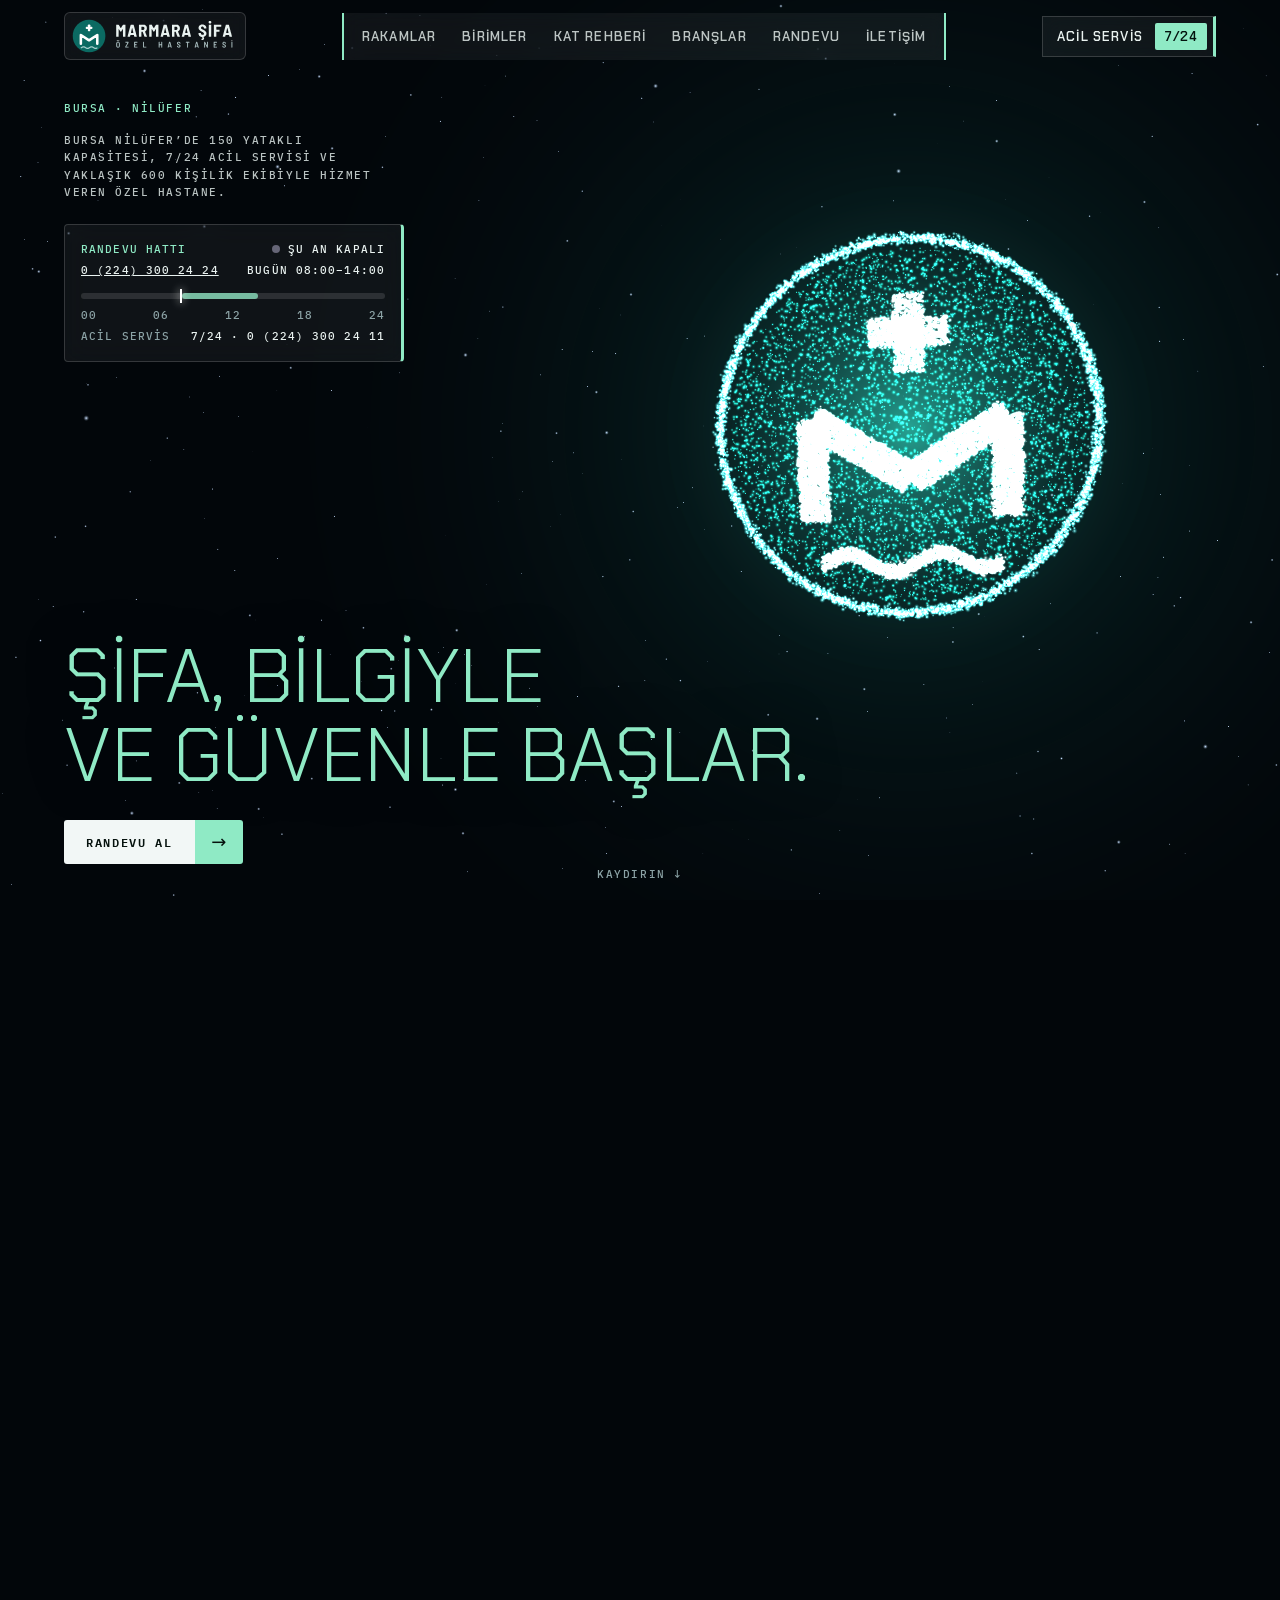
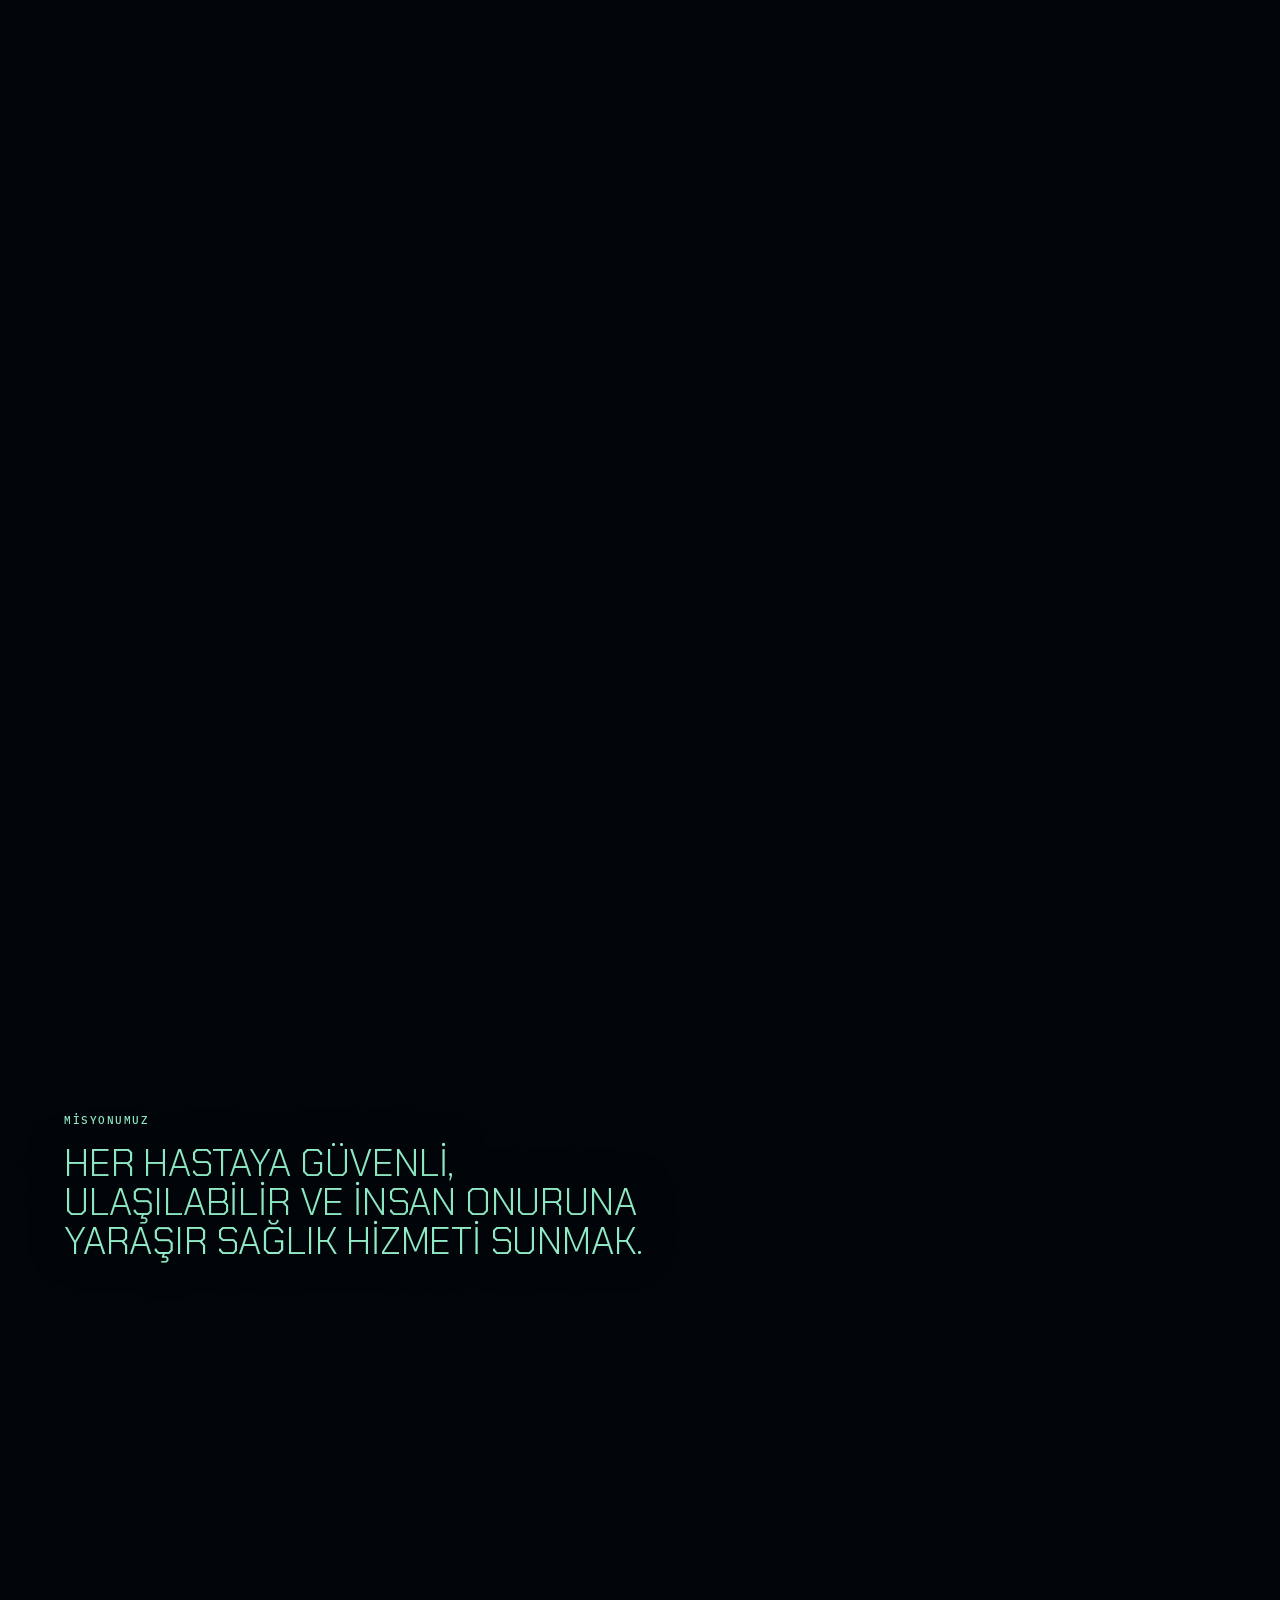
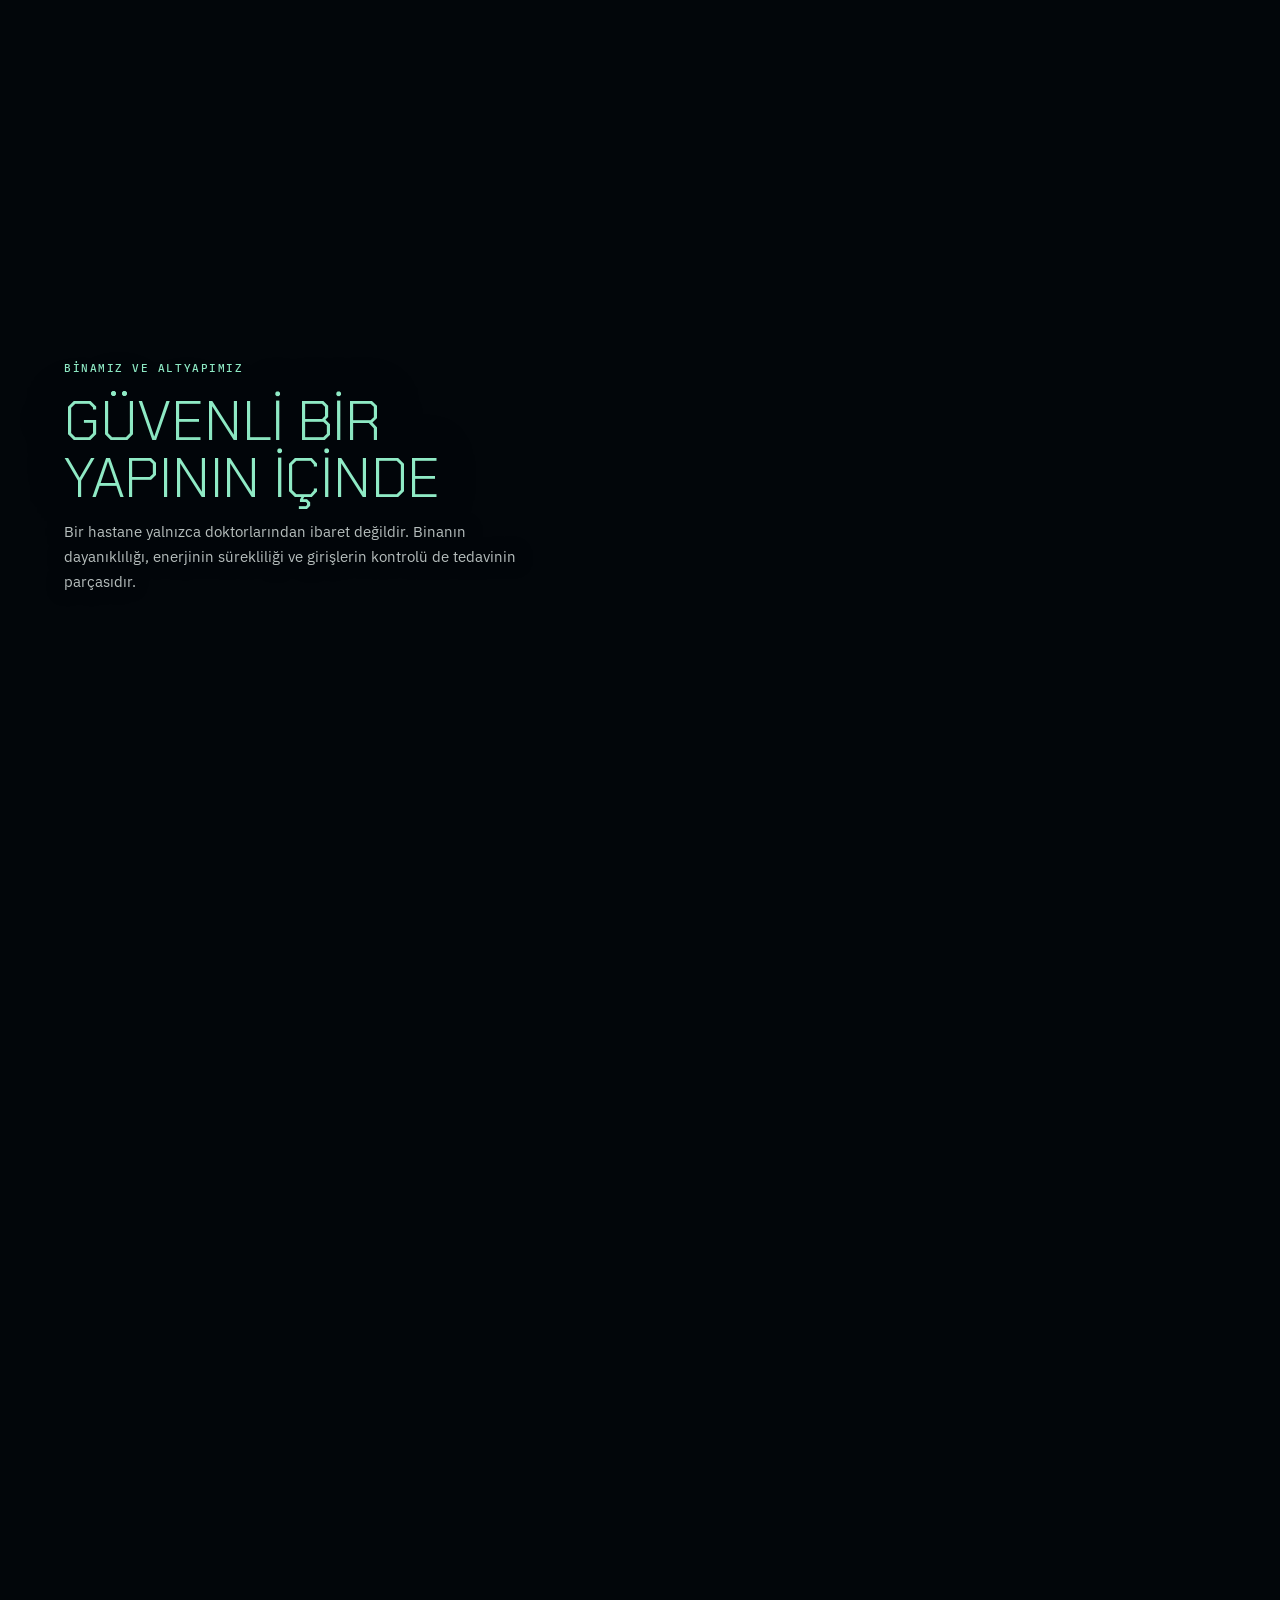
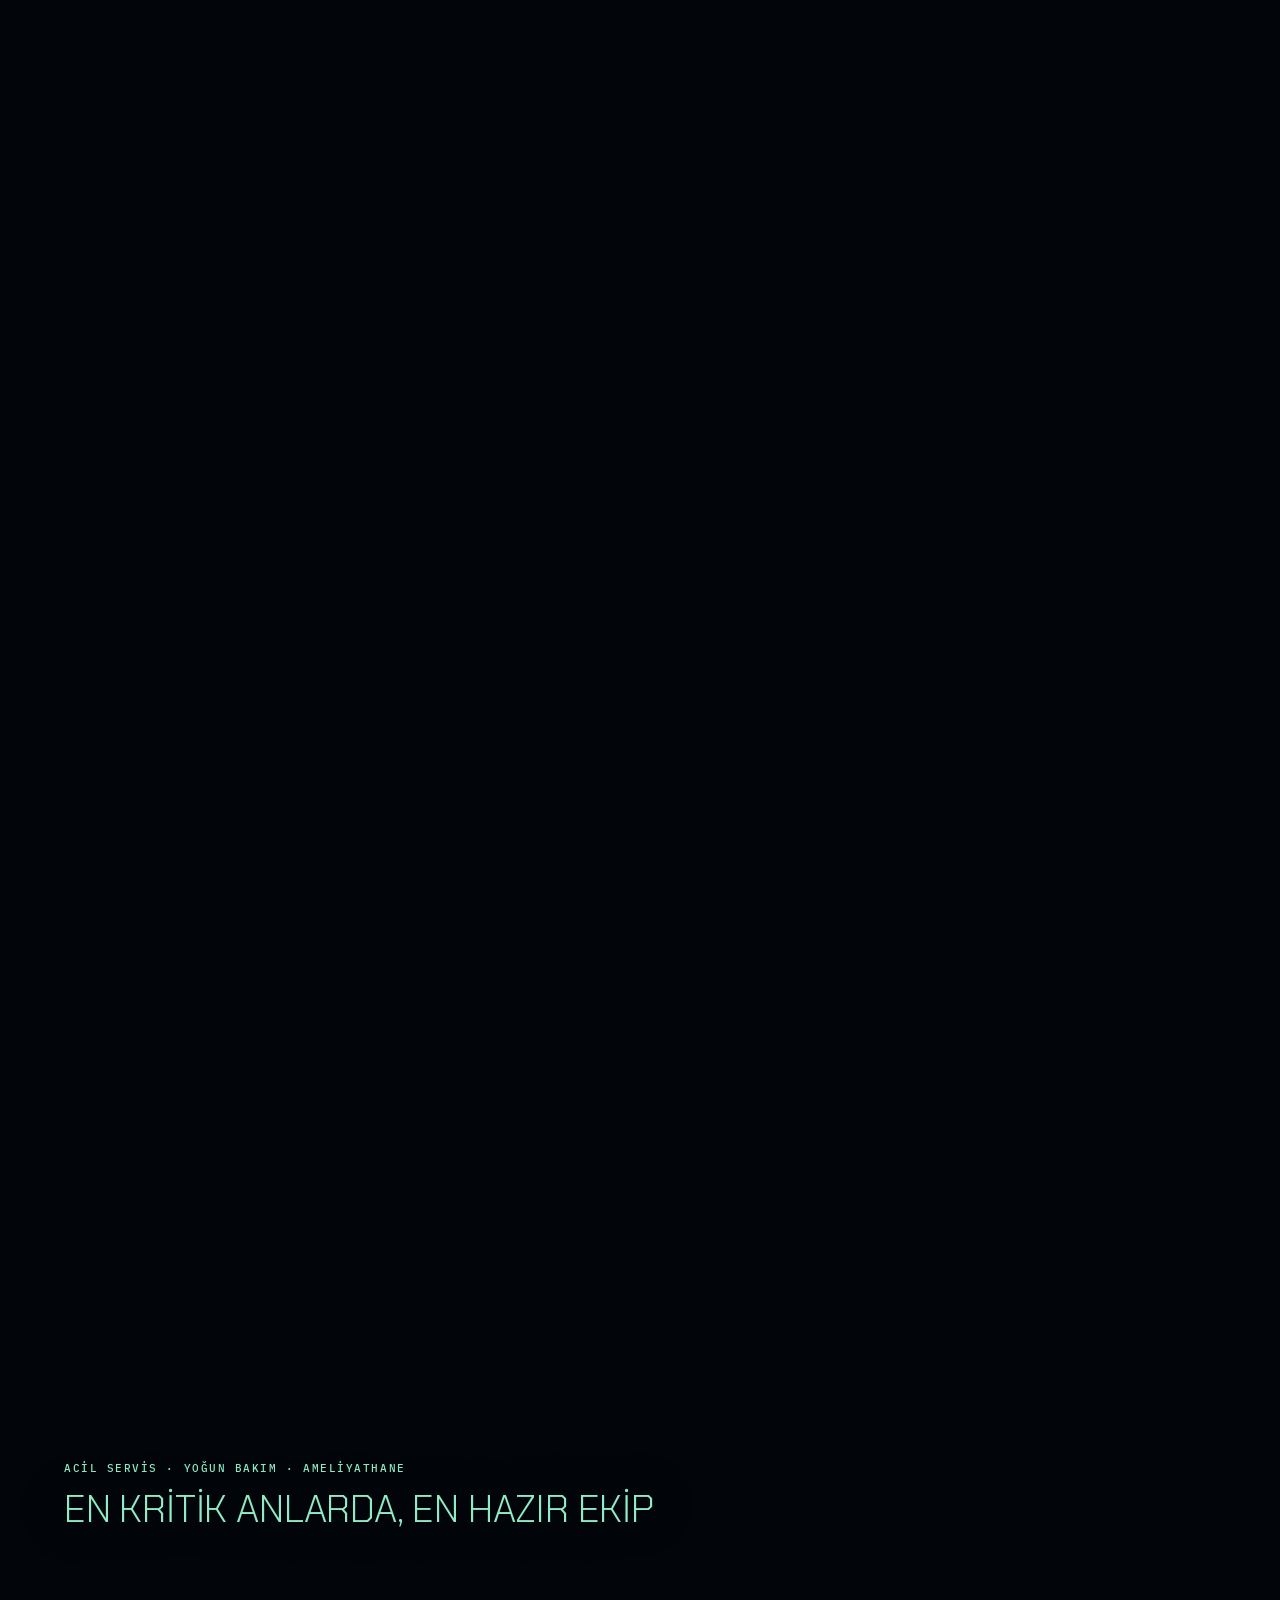
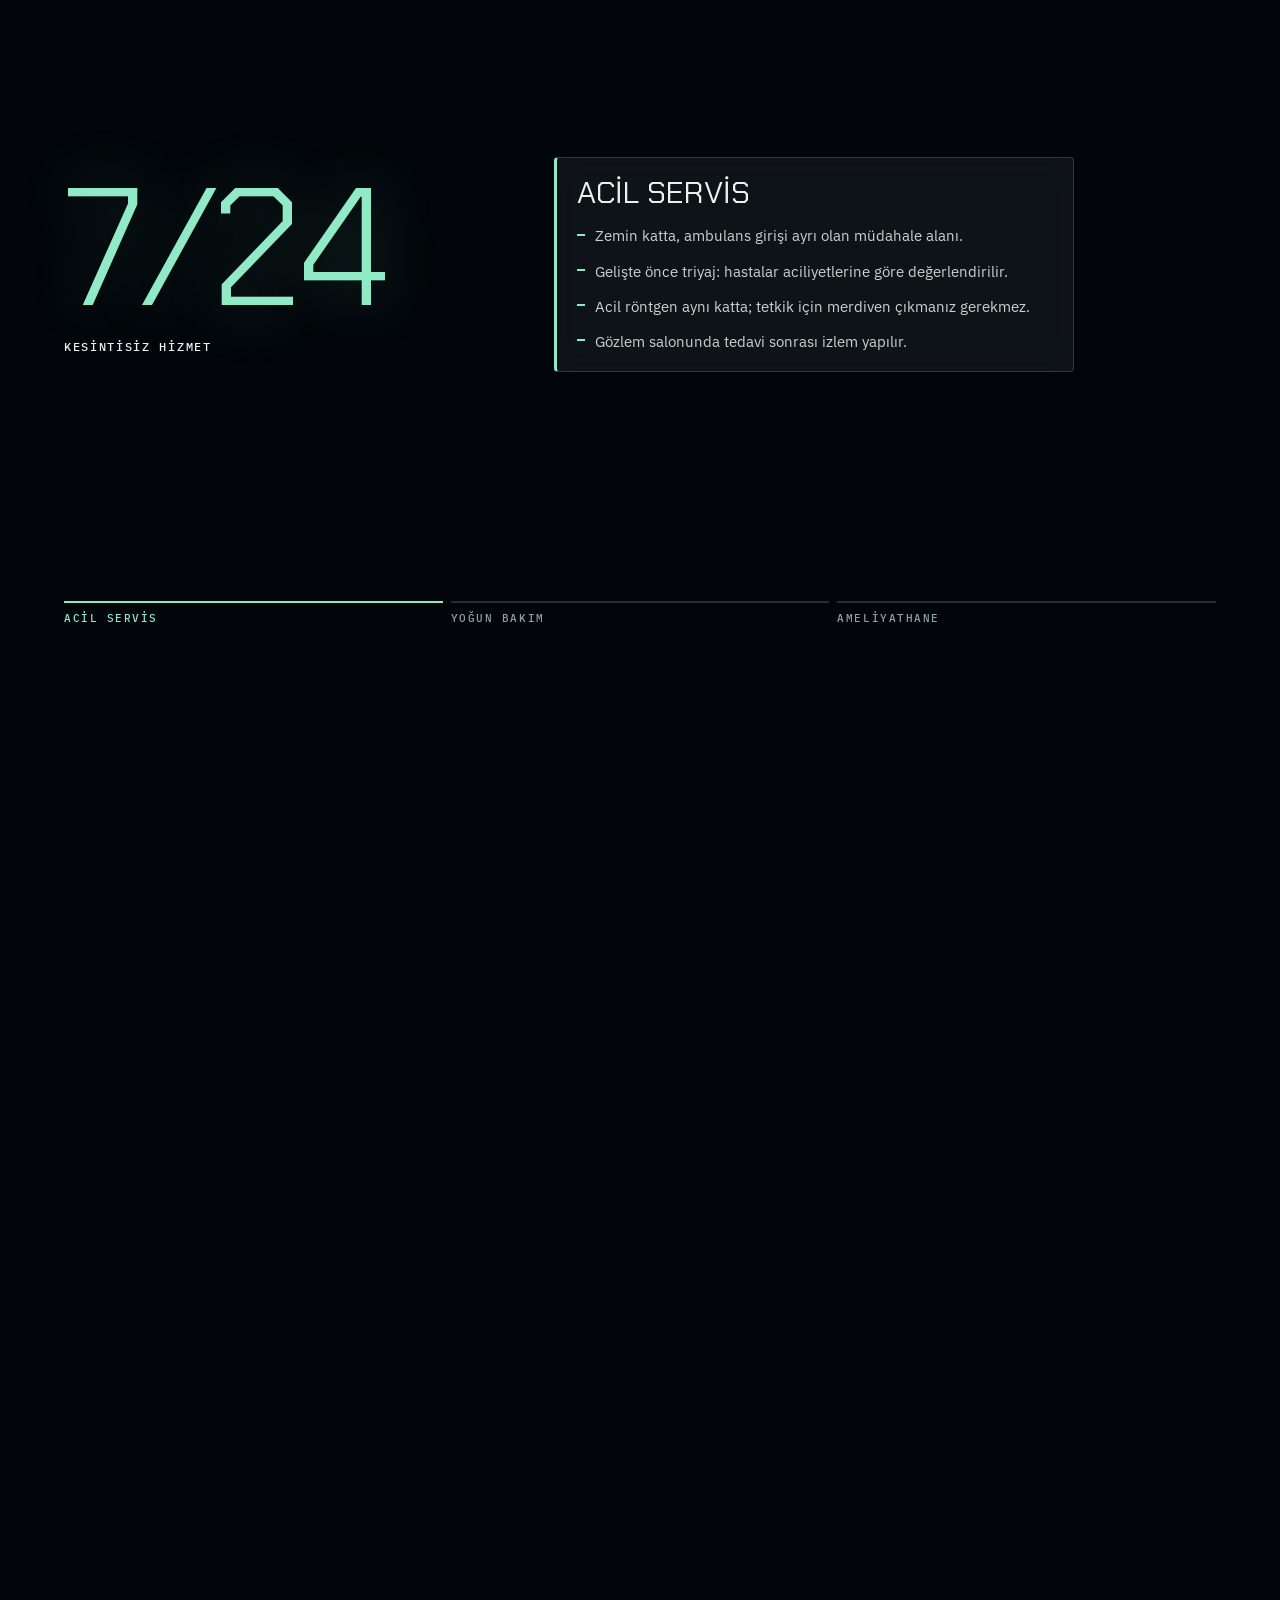
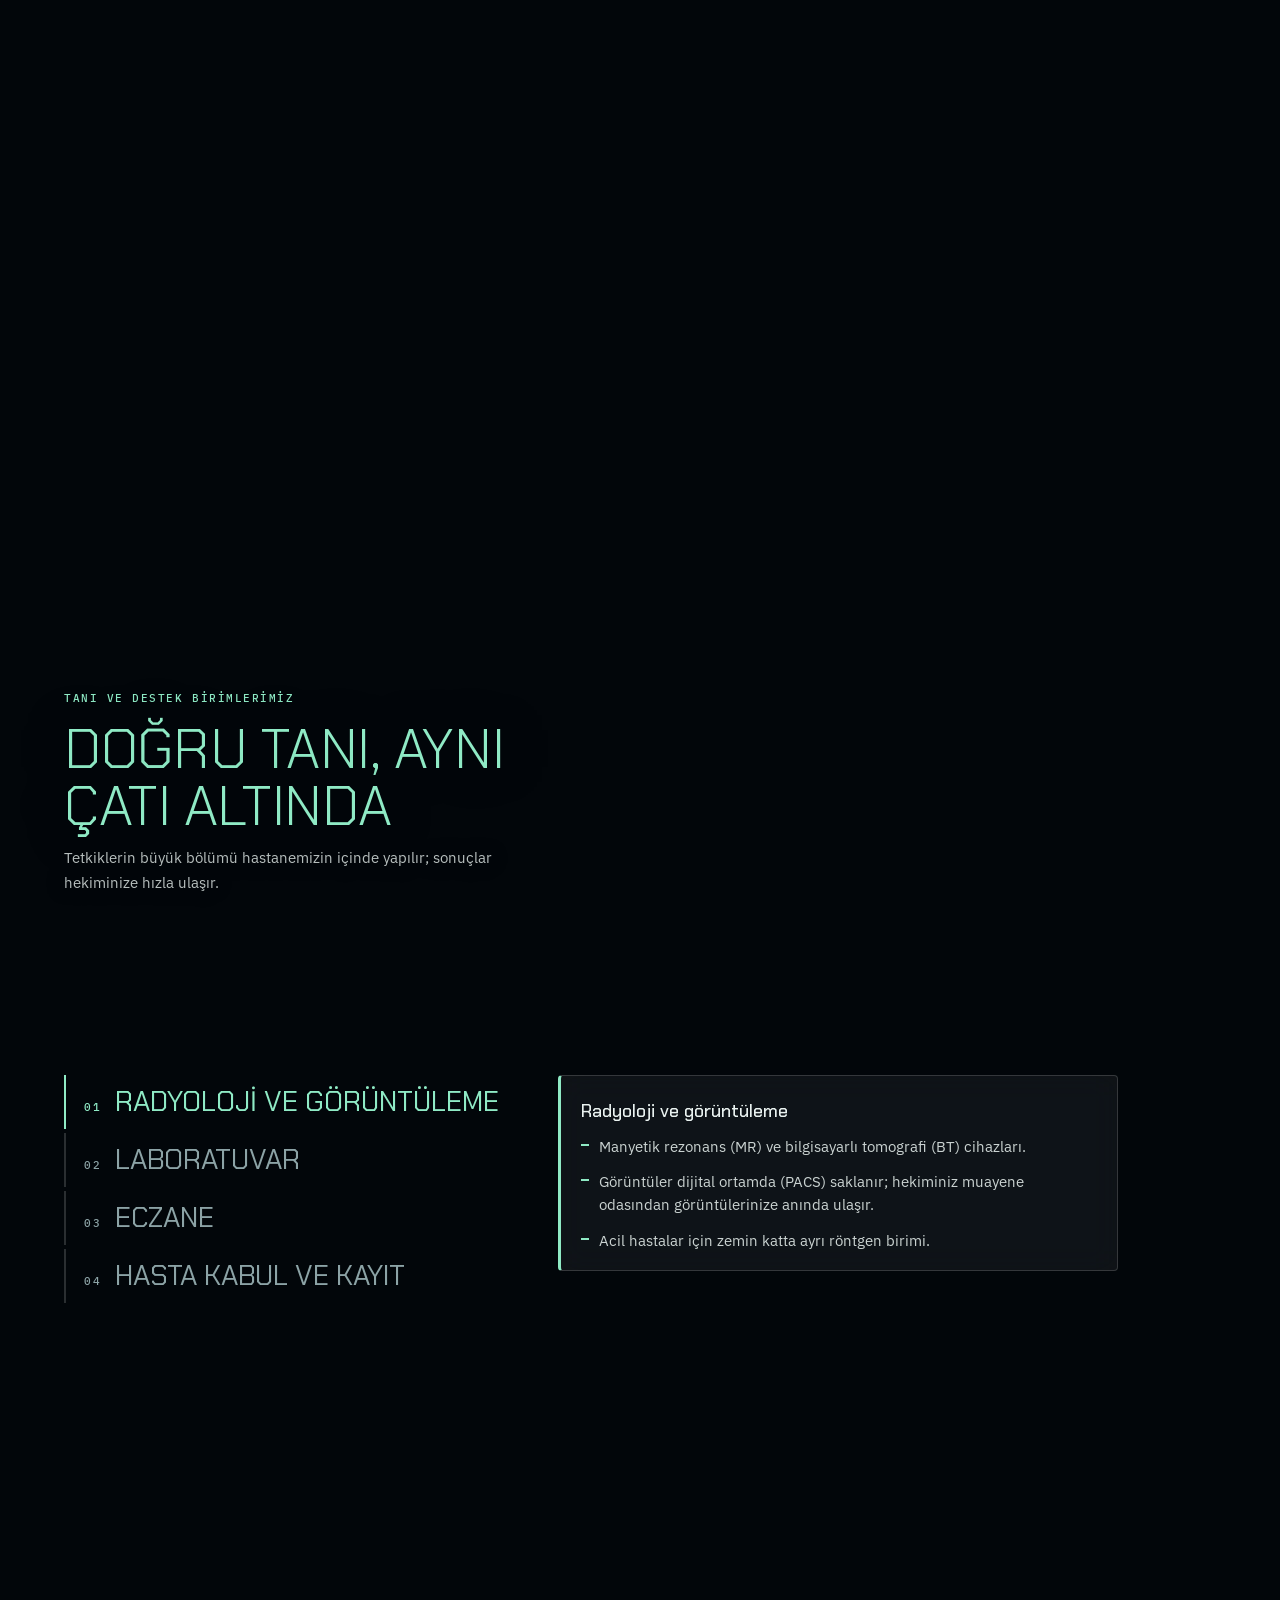
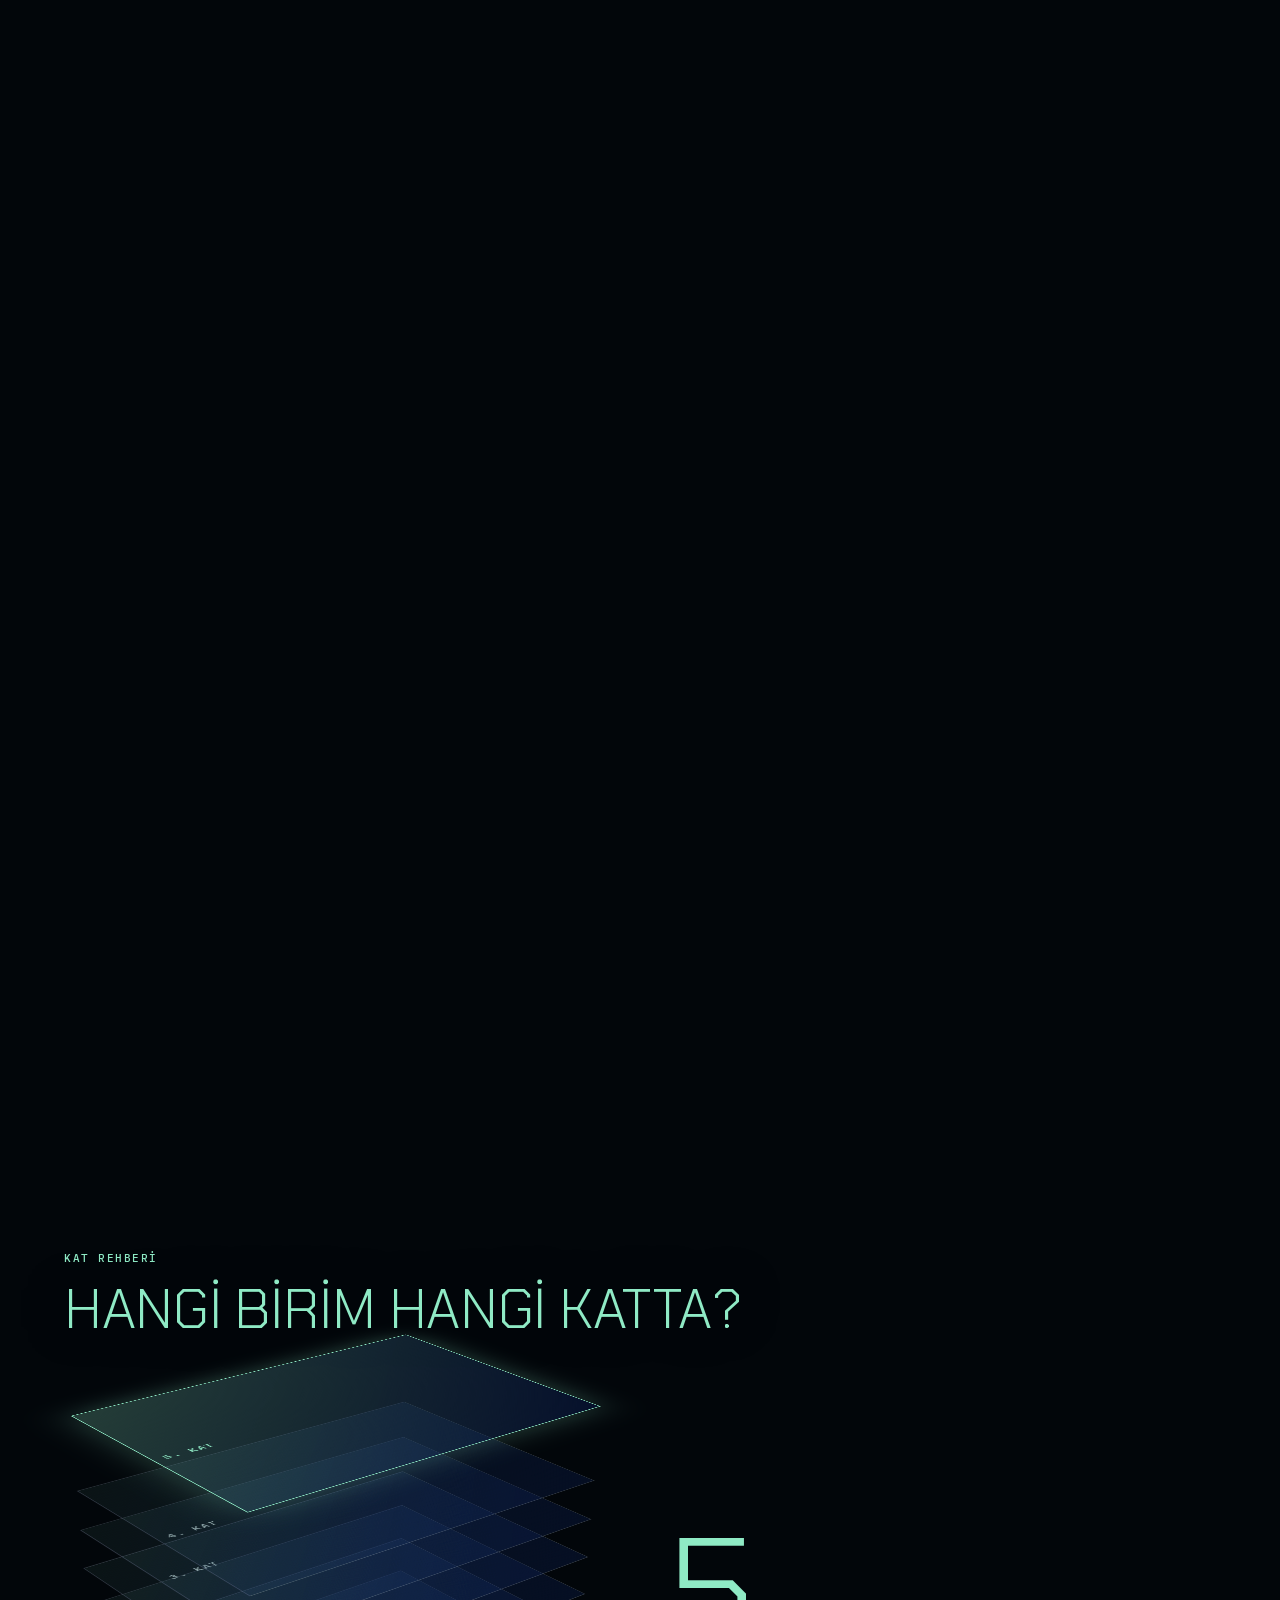
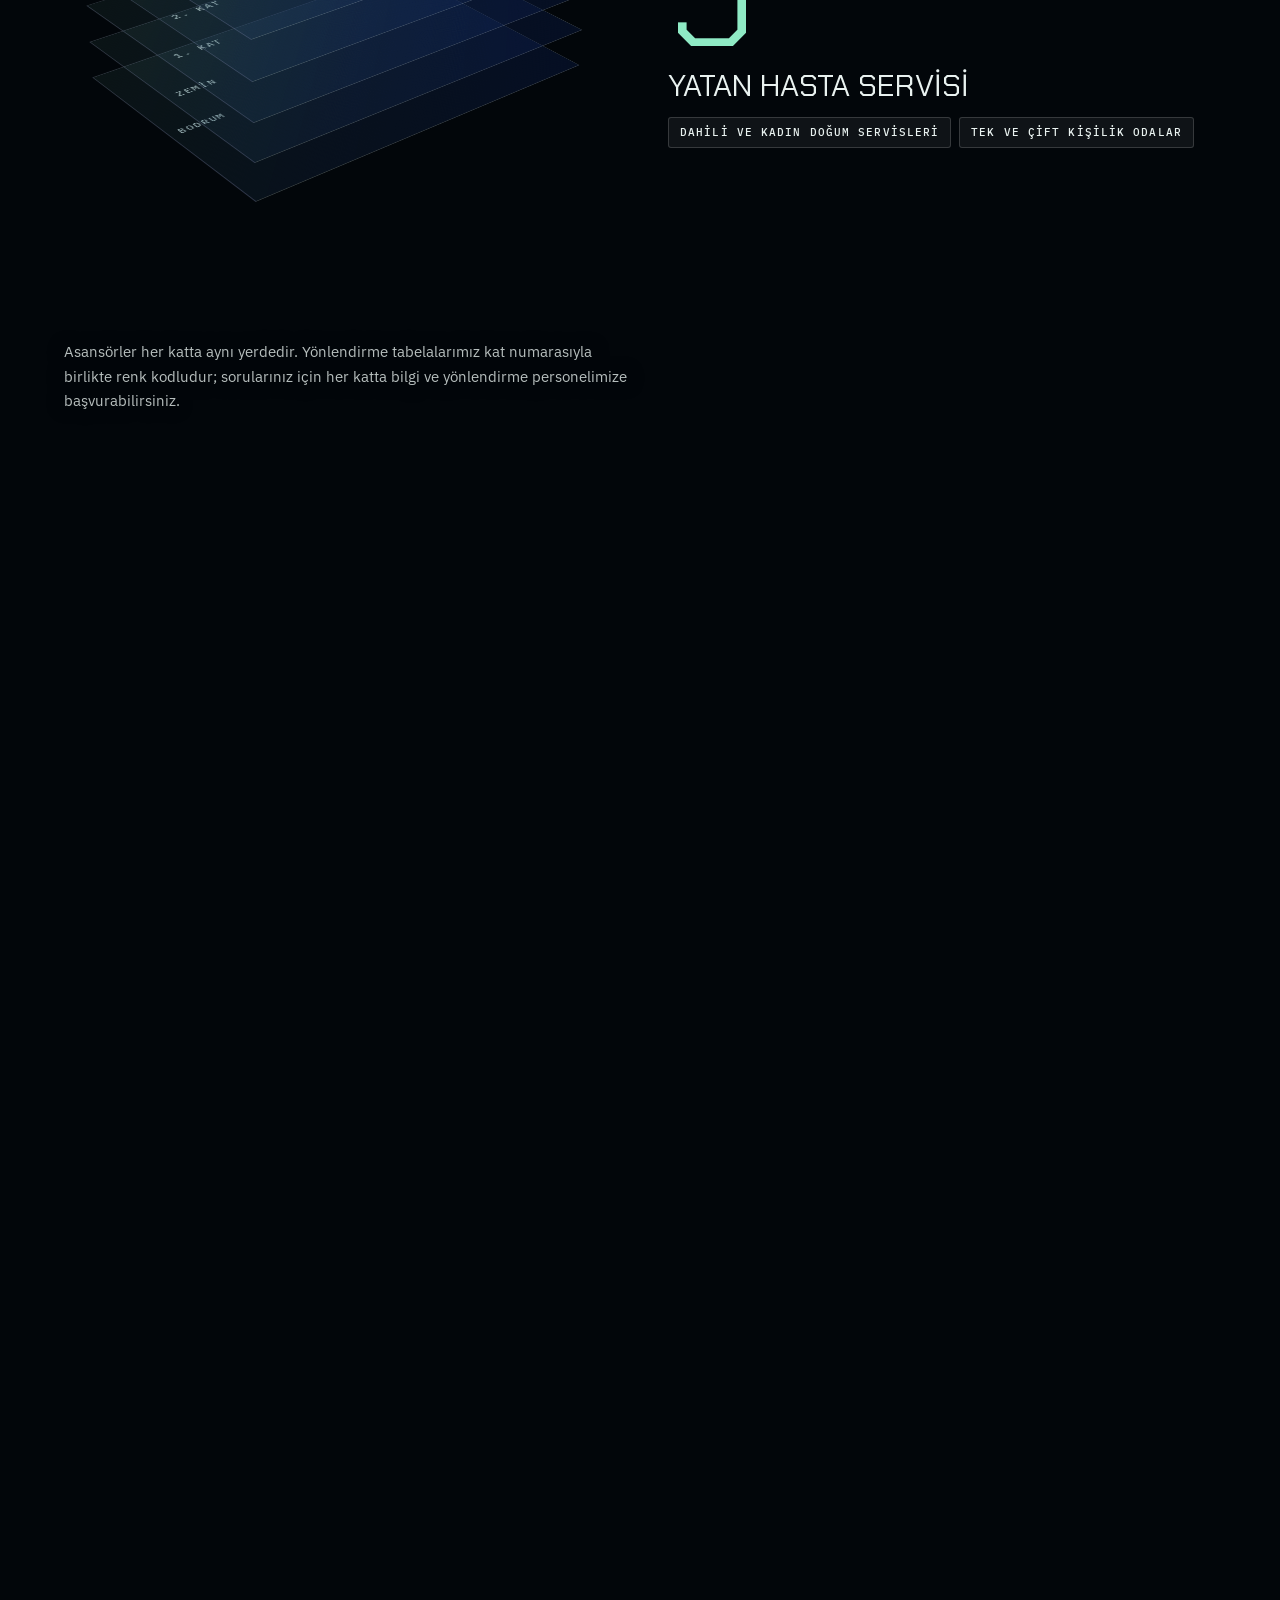
<file: index.html>
<!DOCTYPE html>
<html lang="tr">
<head>
<meta charset="utf-8">
<meta http-equiv="Content-Security-Policy" content="default-src 'none'; script-src 'self' 'sha256-QAAs7gIK9BqRierHPGTlU2mapr5U2WikVpnDqh41zws='; style-src 'self' 'unsafe-inline'; font-src 'self'; img-src 'self' data:; connect-src 'none'; base-uri 'none'; form-action 'none'; object-src 'none'">
<meta name="referrer" content="no-referrer">
<meta name="robots" content="noindex, nofollow">
<meta name="viewport" content="width=device-width, initial-scale=1">
<meta name="color-scheme" content="dark">
<meta name="theme-color" content="#02060A">
<meta name="description" content="Marmara Şifa Özel Hastanesi hastane tanıtım ve hasta rehberi: rakamlar, altyapı, kat rehberi, branşlar, randevu ve iletişim.">
<meta property="og:type" content="website">
<meta property="og:locale" content="tr_TR">
<meta property="og:title" content="Marmara Şifa Özel Hastanesi">
<meta property="og:description" content="Şifa, bilgiyle ve güvenle başlar. Bursa Nilüfer’de 150 yataklı, 7/24 acil servisli özel hastane: tanıtım ve hasta rehberi.">
<link rel="icon" href="data:image/svg+xml,%3Csvg%20xmlns=%22http://www.w3.org/2000/svg%22%20viewBox=%228%208%20108%20108%22%3E%3Ccircle%20cx=%2262.2%22%20cy=%2262%22%20r=%2251.9%22%20fill=%22%230B6A62%22/%3E%20%3Crect%20x=%2251.75%22%20y=%2232.3%22%20width=%2221.1%22%20height=%227.8%22%20rx=%222.4%22%20fill=%22%23fff%22/%3E%20%3Crect%20x=%2258.4%22%20y=%2225.65%22%20width=%227.8%22%20height=%2221.2%22%20rx=%222.4%22%20fill=%22%23fff%22/%3E%20%3Cpath%20d=%22M36.14%2086.64V58.9L62.2%2075.7L88.3%2058.9V86.64%22%20fill=%22none%22%20stroke=%22%23fff%22%20stroke-width=%228.1%22%20stroke-linecap=%22round%22%20stroke-linejoin=%22round%22/%3E%20%3Cpath%20d=%22M37.30%2099.45L37.80%2099.16L38.30%2098.85L38.80%2098.55L39.30%2098.26L39.80%2097.97L40.30%2097.70L40.80%2097.45L41.30%2097.22L41.80%2097.01L42.30%2096.83L42.80%2096.69L43.30%2096.57L43.80%2096.50L44.30%2096.46L44.80%2096.45L45.30%2096.49L45.80%2096.56L46.30%2096.66L46.80%2096.80L47.30%2096.97L47.80%2097.17L48.30%2097.40L48.80%2097.65L49.30%2097.92L49.80%2098.20L50.30%2098.49L50.80%2098.79L51.30%2099.10L51.80%2099.39L52.30%2099.69L52.80%2099.96L53.30%20100.23L53.80%20100.47L54.30%20100.69L54.80%20100.88L55.30%20101.04L55.80%20101.17L56.30%20101.27L56.80%20101.33L57.30%20101.35L57.80%20101.33L58.30%20101.28L58.80%20101.20L59.30%20101.07L59.80%20100.92L60.30%20100.73L60.80%20100.52L61.30%20100.28L61.80%20100.02L62.30%2099.74L62.80%2099.45L63.30%2099.16L63.80%2098.85L64.30%2098.55L64.80%2098.26L65.30%2097.97L65.80%2097.70L66.30%2097.45L66.80%2097.22L67.30%2097.01L67.80%2096.83L68.30%2096.69L68.80%2096.57L69.30%2096.50L69.80%2096.46L70.30%2096.45L70.80%2096.49L71.30%2096.56L71.80%2096.66L72.30%2096.80L72.80%2096.97L73.30%2097.17L73.80%2097.40L74.30%2097.65L74.80%2097.92L75.30%2098.20L75.80%2098.49L76.30%2098.79L76.80%2099.10L77.30%2099.39L77.80%2099.69L78.30%2099.96L78.80%20100.23L79.30%20100.47L79.80%20100.69L80.30%20100.88L80.80%20101.04L81.30%20101.17L81.80%20101.27L82.30%20101.33L82.80%20101.35L83.30%20101.33L83.80%20101.28L84.30%20101.20L84.80%20101.07L85.30%20100.92L85.80%20100.73L86.30%20100.52L86.80%20100.28L87.30%20100.02%22%20fill=%22none%22%20stroke=%22%23A9D0CE%22%20stroke-width=%223.9%22%20stroke-linecap=%22round%22%20stroke-linejoin=%22round%22/%3E%3C/svg%3E">
<title>Marmara Şifa Özel Hastanesi</title>
<link rel="stylesheet" href="fonts/fonts.css">
<script src="vendor/three.r128.min.js"></script>
<style>
:root {
  /* world: night sky and light particles; one glowing subject per scene, text hugs the edges, the centre stays open */
  --bg: #02060A;
  --ink: #E9F2F0;
  --muted: #8CA3A6;
  --accent: #8FEAC5;
  --sun: #FFB45E;
  --night: #0A1F5C;
  --glass: rgba(255, 255, 255, 0.055);
  --line: rgba(255, 255, 255, 0.16);
  --display: "Chakra Petch", "Segoe UI", system-ui, sans-serif;
  --mono: "IBM Plex Mono", ui-monospace, Menlo, Consolas, monospace;
  --body: "IBM Plex Sans", system-ui, "Segoe UI", sans-serif;
  --gut: clamp(20px, 5vw, 72px);
  --nav: 72px;
  color-scheme: dark;
}
* { box-sizing: border-box; }
html { background: var(--bg); }
body {
  margin: 0; background: var(--bg); color: var(--ink);
  font: 400 16px/1.6 var(--body); overflow-x: clip; -webkit-font-smoothing: antialiased;
}
a { color: inherit; }
:focus-visible { outline: 2px solid var(--accent); outline-offset: 3px; }
.sr-only { position: absolute; width: 1px; height: 1px; margin: -1px; padding: 0; overflow: hidden; clip: rect(0 0 0 0); white-space: nowrap; border: 0; }

/* ---------- fixed layers ---------- */
.sky { position: fixed; inset: 0; z-index: 0; pointer-events: none; opacity: 0;
  background: radial-gradient(72% 64% at 64% 42%, rgba(26, 62, 178, 0.62), rgba(10, 31, 92, 0.4) 42%, transparent 78%); }
#gl { position: fixed; inset: 0; width: 100%; height: 100%; z-index: 1; pointer-events: none; }
.beam { position: fixed; z-index: 1; left: 50%; top: 58%; width: 170vmax; height: 13vmax; pointer-events: none; opacity: 0;
  background: linear-gradient(90deg, transparent, rgba(30, 80, 255, 0.5) 38%, rgba(140, 185, 255, 0.95) 50%, rgba(30, 80, 255, 0.5) 62%, transparent);
  filter: blur(22px); mix-blend-mode: screen; transform: translate(-50%, -50%) rotate(-38deg); }
main { position: relative; z-index: 2; }
html, body { overflow-x: clip; }

/* ---------- nav ---------- */
.nav { position: fixed; inset: 0 0 auto 0; z-index: 20; height: var(--nav); display: flex; align-items: center; justify-content: space-between; gap: 16px; padding: 0 var(--gut); }
.nav::before { content: ""; position: absolute; inset: 0 0 -28px 0; z-index: -1; background: linear-gradient(to bottom, rgba(2, 6, 10, 0.94) 58%, rgba(2, 6, 10, 0)); opacity: 0; transition: opacity 0.3s; }
.nav.scrolled::before { opacity: 1; }
.brand { display: flex; align-items: center; gap: 10px; padding: 6px 12px 6px 7px; text-decoration: none; border: 1px solid var(--line); border-radius: 6px; background: var(--glass); -webkit-backdrop-filter: blur(10px); backdrop-filter: blur(10px); }
.b-icon { width: 34px; height: 34px; display: block; flex: none; }
.b-word { height: 34px; width: calc(34px * 372.5 / 108); display: block; flex: none; }
.w1 { fill: var(--ink); }
.w2 { fill: #A9BDC0; }
.links { display: flex; gap: 2px; padding: 8px 6px; border-left: 2px solid var(--accent); border-right: 2px solid var(--accent); background: var(--glass); -webkit-backdrop-filter: blur(10px); backdrop-filter: blur(10px); }
.links a { font: 600 13px/1 var(--display); letter-spacing: 0.09em; text-transform: uppercase; text-decoration: none; padding: 9px 12px; opacity: 0.8; transition: opacity 0.2s, color 0.2s; }
.links a:hover, .links a[aria-current="true"] { opacity: 1; color: var(--accent); }
.emg { display: flex; align-items: center; gap: 12px; padding: 6px 6px 6px 14px; text-decoration: none; font: 600 13px/1 var(--display); letter-spacing: 0.09em; text-transform: uppercase; border: 1px solid var(--line); border-right: 3px solid var(--accent); background: var(--glass); -webkit-backdrop-filter: blur(10px); backdrop-filter: blur(10px); }
.emg b { background: var(--accent); color: #03130E; padding: 7px 10px; font-weight: 600; letter-spacing: 0.06em; border-radius: 2px; }
.menu-btn { display: none; font: 600 13px/1 var(--display); letter-spacing: 0.09em; text-transform: uppercase; color: var(--ink); background: var(--glass); border: 1px solid var(--line); border-radius: 4px; padding: 13px 14px; cursor: pointer; -webkit-backdrop-filter: blur(10px); backdrop-filter: blur(10px); }
.menu { position: fixed; inset: 0; z-index: 19; background: rgba(2, 6, 10, 0.94); -webkit-backdrop-filter: blur(16px); backdrop-filter: blur(16px); padding: calc(var(--nav) + 24px) var(--gut) 32px; overflow: auto; }
.menu[hidden] { display: none; }
.menu a { display: block; padding: 14px 0; font: 300 clamp(28px, 7vw, 44px)/1.1 var(--display); text-transform: uppercase; text-decoration: none; color: var(--accent); border-bottom: 1px solid var(--line); }
@media (max-width: 1180px) { .links { display: none; } .menu-btn { display: inline-block; } }
@media (max-width: 420px) { .nav { gap: 8px; } .brand { padding: 5px 9px 5px 6px; gap: 8px; } .emg { padding: 4px 4px 4px 4px; } .emg b { padding: 6px 8px; } .menu-btn { padding: 12px 11px; letter-spacing: 0.06em; } }
@media (max-width: 520px) { .emg span { display: none; } .emg { padding-left: 6px; } .b-word { height: 28px; width: calc(28px * 372.5 / 108); } .b-icon { width: 28px; height: 28px; } }
@media (max-width: 340px) { .b-word { height: 22px; width: calc(22px * 372.5 / 108); } .b-icon { width: 22px; height: 22px; } .brand { gap: 6px; padding-right: 7px; } .menu-btn { padding: 12px 9px; } }

/* ---------- type ---------- */
.label { font: 500 11px/1.6 var(--mono); letter-spacing: 0.14em; text-transform: uppercase; margin: 0; }
.label.m, .m { color: var(--muted); }
.acc { color: var(--accent); }
.display { font-family: var(--display); font-weight: 300; text-transform: uppercase; color: var(--accent); margin: 0; line-height: 1.02; letter-spacing: -0.005em; white-space: pre-line; text-wrap: balance; text-shadow: 0 0 40px rgba(2, 6, 10, 0.55); }
.d-xl { font-size: clamp(34px, 6vw, 92px); }
.d-lg { font-size: clamp(30px, 4.4vw, 66px); }
.d-md { font-size: clamp(24px, 3vw, 44px); }
.d-sm { font-size: clamp(20px, 2vw, 28px); }
.p { margin: 0; color: rgba(233, 242, 240, 0.78); font-size: 15px; line-height: 1.65; max-width: 52ch; text-shadow: 0 0 18px rgba(2, 6, 10, 0.7); }
.right { text-align: right; margin-left: auto; }

.btn { display: inline-flex; align-items: center; font: 600 12px/1 var(--mono); letter-spacing: 0.14em; text-transform: uppercase; text-decoration: none; color: #06120E; background: #F2F7F6; padding: 16px 22px; border-radius: 3px 0 0 3px; }
.btn-sq { display: grid; place-items: center; width: 48px; background: var(--accent); color: #06120E; text-decoration: none; font-size: 18px; border-radius: 0 3px 3px 0; }
.cta { display: inline-flex; }
.cta:hover .btn, .cta:hover .btn-sq { filter: brightness(1.1); }

.glass { background: var(--glass); border: 1px solid var(--line); border-left: 3px solid var(--accent); backdrop-filter: blur(14px) saturate(1.2); padding: 18px 20px; border-radius: 4px; }
.glass h3 { margin: 6px 0 8px; font: 500 18px/1.25 var(--display); color: var(--ink); }
.glass p { margin: 0; font-size: 14px; line-height: 1.6; color: rgba(233, 242, 240, 0.76); }
.idx { font: 500 11px/1 var(--mono); letter-spacing: 0.14em; color: var(--accent); }

/* ---------- scenes: flow by default, pinned in story mode ---------- */
.scene { position: relative; }
.pin { position: relative; display: flex; flex-direction: column; gap: 28px; padding: calc(var(--nav) + 36px) var(--gut) 56px; }
.head { display: flex; flex-direction: column; gap: 12px; max-width: 760px; }
.story .scene[data-pin] { height: var(--h); }
.story .scene[data-pin] .pin { position: sticky; top: 0; height: 100vh; overflow: hidden; padding-top: calc(var(--nav) + 28px); padding-bottom: 36px; }
.stack { display: block; }
.story .stack { display: grid; }
.story .stack > * { grid-area: 1 / 1; }

/* hero */
.hero { justify-content: flex-end; min-height: 100vh; min-height: 100svh; }
.hero-lead { max-width: 34ch; margin-bottom: auto; }
html:not(.story) .hero-bottom { margin-top: clamp(190px, 58vw, 300px); }   /* stacked layout: room for the logo between the text blocks */
.hero-lead .label + .label { margin-top: 14px; color: rgba(233, 242, 240, 0.8); }
.hero-bottom { display: flex; align-items: flex-end; justify-content: space-between; gap: 32px; flex-wrap: wrap; }
.hero-lead .panel { margin-top: 22px; }
.hero h1 { margin-bottom: 26px; max-width: 14ch; }
@media (min-width: 900px) { .hero h1 { max-width: none; } }
.panel { width: min(100%, 340px); padding: 14px 16px; border: 1px solid var(--line); border-right: 3px solid var(--accent); background: var(--glass); -webkit-backdrop-filter: blur(12px); backdrop-filter: blur(12px); border-radius: 4px; }
.panel .row { display: flex; justify-content: space-between; gap: 12px; font: 500 11px/1.9 var(--mono); letter-spacing: 0.1em; text-transform: uppercase; }
.track { position: relative; height: 6px; margin: 12px 0 6px; background: rgba(255, 255, 255, 0.12); border-radius: 3px; }
.track i { position: absolute; top: 0; bottom: 0; background: var(--accent); opacity: 0.75; border-radius: 3px; }
.track b { position: absolute; top: -4px; width: 2px; height: 14px; background: #fff; box-shadow: 0 0 8px #fff; }
.dot { display: inline-block; width: 8px; height: 8px; border-radius: 50%; background: var(--accent); box-shadow: 0 0 10px var(--accent); margin-right: 8px; }
.dot.off { background: #667; box-shadow: none; }
.scroll-hint { position: absolute; left: 50%; bottom: 16px; transform: translateX(-50%); color: var(--muted); display: none; }
.story .scroll-hint { display: block; }

/* numbers */
.nums { min-height: 100vh; }
.col { list-style: none; margin: 0; padding: 0; display: grid; gap: clamp(10px, 2vh, 28px); }
.stat b { display: block; font: 300 clamp(30px, min(3.6vw, 5.6vh), 54px)/1 var(--display); letter-spacing: -0.01em; font-variant-numeric: tabular-nums; }
.stat span { display: block; margin-top: 6px; font: 500 11px/1.4 var(--mono); letter-spacing: 0.12em; text-transform: uppercase; color: var(--muted); }
.nums-grid { display: grid; grid-template-columns: repeat(2, 1fr); gap: 24px; }
.story .nums .head .p { display: none; }
.story .nums .col { position: absolute; top: calc(var(--nav) + 130px); width: min(26vw, 340px); mask-image: linear-gradient(to bottom, transparent, #000 10%, #000 90%, transparent); -webkit-mask-image: linear-gradient(to bottom, transparent, #000 10%, #000 90%, transparent); }
.story .nums .nums-grid { display: block; }
.story .nums .col-l { left: var(--gut); }
.story .nums .col-r { right: var(--gut); text-align: right; }
.nums-foot { display: flex; align-items: flex-end; justify-content: space-between; gap: 32px; flex-wrap: wrap; margin-top: auto; }
.team { width: min(100%, 470px); }
.bar { display: flex; gap: 4px; height: 10px; margin: 10px 0 8px; }
.bar i { display: block; background: var(--accent); border-radius: 2px; transform-origin: left; }
.bar i:nth-child(2) { opacity: 0.62; }
.bar i:nth-child(3) { opacity: 0.32; }
.legend { display: flex; justify-content: space-between; gap: 12px; font: 500 10px/1.5 var(--mono); letter-spacing: 0.1em; text-transform: uppercase; color: var(--muted); }
.legend b { color: var(--ink); font-weight: 600; }

/* mission / vision / values */
.mv { min-height: 100vh; justify-content: center; }
.mv-a, .mv-b { display: flex; flex-direction: column; gap: 14px; max-width: min(46vw, 640px); }
.mv-b { margin-left: auto; text-align: right; align-items: flex-end; }
.story .mv-a, .story .mv-b { align-self: stretch; justify-self: start; }
.story .mv-b { justify-self: end; }
.values { display: grid; grid-template-columns: repeat(3, 1fr); gap: 14px; align-self: end; }
.story .values { align-self: end; }
.values .glass { padding: 14px 16px; }
.values .glass h3 { font-size: 16px; margin: 4px 0 4px; }
.values .glass p { font-size: 13px; line-height: 1.5; }
.story .mv > .label.top { position: absolute; }

/* infrastructure cards */
.infra-head { max-width: 560px; display: flex; flex-direction: column; gap: 14px; }
.cards { display: grid; gap: 14px; grid-template-columns: repeat(auto-fit, minmax(240px, 1fr)); }
.story .cards { position: absolute; inset: 0; display: block; pointer-events: none; }
.story .fcard { position: absolute; top: 0; width: min(310px, 26vw); pointer-events: auto; will-change: transform, opacity, filter; }
.note-r { max-width: 36ch; }
.story .note-r { position: absolute; right: var(--gut); bottom: 40px; text-align: right; }
.story .infra-head { position: relative; z-index: 2; }

/* units */
.units { gap: 40px; }
.unit { display: grid; grid-template-columns: minmax(180px, 0.8fr) 1.2fr; gap: 28px 48px; align-items: center; padding: 18px 0; }
.unit .big { font: 300 clamp(72px, 13vw, 190px)/0.9 var(--display); color: var(--accent); letter-spacing: -0.02em; margin: 0; text-shadow: 0 0 60px rgba(143, 234, 197, 0.25); }
.unit .big small { display: block; font: 500 12px/1.5 var(--mono); letter-spacing: 0.14em; text-transform: uppercase; color: var(--ink); margin-top: 14px; text-shadow: none; }
.unit .glass { max-width: 520px; }
.unit ul { list-style: none; margin: 14px 0 0; padding: 0; display: grid; gap: 12px; }
.unit li { padding-left: 18px; position: relative; font-size: 15px; line-height: 1.55; color: rgba(233, 242, 240, 0.86); }
.unit li::before { content: ""; position: absolute; left: 0; top: 0.62em; width: 8px; height: 2px; background: var(--accent); }
.unit h3 { margin: 0; font: 400 clamp(22px, 2.4vw, 34px)/1.1 var(--display); text-transform: uppercase; }
.rail { display: flex; gap: 8px; margin-top: auto; }
.rail span { flex: 1; font: 500 11px/1 var(--mono); letter-spacing: 0.14em; text-transform: uppercase; color: var(--muted); padding-top: 10px; border-top: 2px solid var(--line); transition: color 0.3s, border-color 0.3s; }
.rail span.on { color: var(--accent); border-color: var(--accent); }
.story .unit { padding: 0; }

/* diagnostics */
.diag { display: grid; grid-template-columns: minmax(240px, 0.8fr) 1.2fr; gap: 28px 56px; align-items: start; }
.dlist { display: grid; gap: 4px; }
.dbtn { display: flex; gap: 14px; align-items: baseline; text-align: left; font: 400 clamp(20px, 2.2vw, 30px)/1.2 var(--display); text-transform: uppercase; color: var(--muted); background: none; border: 0; border-left: 2px solid var(--line); padding: 10px 0 10px 18px; cursor: pointer; transition: color 0.3s, border-color 0.3s; }
.dbtn .idx { color: inherit; }
.dbtn.on { color: var(--accent); border-color: var(--accent); }
.dpanes .glass { max-width: 560px; }
.dpanes ul { list-style: none; margin: 12px 0 0; padding: 0; display: grid; gap: 12px; }
.dpanes li { padding-left: 18px; position: relative; font-size: 15px; line-height: 1.55; color: rgba(233, 242, 240, 0.86); }
.dpanes li::before { content: ""; position: absolute; left: 0; top: 0.62em; width: 8px; height: 2px; background: var(--accent); }
.story .dpanes { display: grid; }
.story .dpanes > * { grid-area: 1 / 1; }
.dpanes > * { margin-bottom: 14px; }
.story .dpanes > * { margin-bottom: 0; }

/* floors */
.floors { display: grid; grid-template-columns: 1fr 1fr; gap: 28px 56px; align-items: center; flex: 1; }
.iso { position: relative; height: min(52vh, 440px); min-height: 320px; perspective: 1600px; }
.iso-stack { position: absolute; inset: 9% 0 -6% 0; transform-style: preserve-3d; transform: rotateX(62deg) rotateZ(-38deg) scale(1); }
.plate { position: absolute; left: 50%; top: 50%; width: 400px; height: 280px; margin: -140px 0 0 -200px; border: 1px solid var(--line); background: linear-gradient(135deg, rgba(143, 234, 197, 0.06), rgba(10, 31, 92, 0.3)); color: var(--muted); font: 500 12px/1 var(--mono); letter-spacing: 0.14em; text-align: left; text-transform: uppercase; padding: 10px; cursor: pointer; transform: translateZ(calc(var(--i) * 40px)); transition: transform 0.5s cubic-bezier(0.2, 0.8, 0.2, 1), border-color 0.3s, background 0.3s, box-shadow 0.3s, color 0.3s; }
.plate.on { transform: translateZ(calc(var(--i) * 40px + 34px)); border-color: var(--accent); color: var(--accent); background: linear-gradient(135deg, rgba(143, 234, 197, 0.24), rgba(10, 31, 92, 0.4)); box-shadow: 0 0 44px rgba(143, 234, 197, 0.28); }
.fdetail .num { font: 300 clamp(84px, 12vw, 170px)/0.85 var(--display); color: var(--accent); margin: 0 0 8px; }
.fdetail h3 { margin: 0 0 14px; font: 400 clamp(22px, 2.4vw, 34px)/1.15 var(--display); text-transform: uppercase; }
.chips { display: flex; flex-wrap: wrap; gap: 8px; margin: 0; padding: 0; list-style: none; }
.chips li { font: 500 11px/1 var(--mono); letter-spacing: 0.1em; text-transform: uppercase; padding: 9px 11px; border: 1px solid var(--line); background: var(--glass); border-radius: 3px; }
.floor-note { max-width: 64ch; }

/* branches */
.branch { min-height: 100vh; }
.bctrl { display: flex; flex-wrap: wrap; gap: 10px; align-items: center; }
.fchip { font: 500 11px/1 var(--mono); letter-spacing: 0.12em; text-transform: uppercase; color: var(--ink); background: var(--glass); border: 1px solid var(--line); padding: 11px 14px; border-radius: 3px; cursor: pointer; transition: background 0.2s, color 0.2s, border-color 0.2s; }
.fchip[aria-pressed="true"] { background: var(--accent); color: #03130E; border-color: var(--accent); }
.search { margin-left: auto; font: 400 14px/1 var(--body); color: var(--ink); background: var(--glass); border: 1px solid var(--line); border-radius: 3px; padding: 11px 14px; min-width: 220px; }
.search::placeholder { color: var(--muted); }
.tags { list-style: none; margin: 0; padding: 0; display: grid; grid-template-columns: repeat(auto-fill, minmax(230px, 1fr)); gap: 10px; }
.tag { display: flex; flex-direction: column; gap: 6px; padding: 14px 16px; border: 1px solid var(--line); border-left: 3px solid var(--accent); background: var(--glass); -webkit-backdrop-filter: blur(10px); backdrop-filter: blur(10px); border-radius: 4px; font: 400 16px/1.3 var(--display); }
.tag small { font: 500 10px/1 var(--mono); letter-spacing: 0.12em; text-transform: uppercase; color: var(--muted); }
.count { font: 500 11px/1 var(--mono); letter-spacing: 0.14em; text-transform: uppercase; color: var(--muted); }

/* appointment */
.appt { min-height: 100vh; }
.ways { display: grid; grid-template-columns: repeat(auto-fit, minmax(230px, 1fr)); gap: 14px; }
.steps { position: relative; display: grid; grid-template-columns: repeat(4, 1fr); gap: 18px; list-style: none; margin: 0; padding: 26px 0 0; counter-reset: s; }
.steps::before, .steps::after { content: ""; position: absolute; left: 0; top: 10px; height: 2px; background: var(--line); width: 100%; }
.steps::after { background: var(--accent); width: calc(var(--prog, 0) * 100%); box-shadow: 0 0 12px var(--accent); }
.steps li { position: relative; opacity: 0.78; transition: opacity 0.4s; }
.steps li.on { opacity: 1; }
.steps li::before { content: ""; position: absolute; left: 0; top: -22px; width: 10px; height: 10px; border-radius: 50%; background: var(--bg); border: 2px solid var(--line); transition: border-color 0.3s, background 0.3s; }
.steps li.on::before { border-color: var(--accent); background: var(--accent); }
.steps h3 { margin: 4px 0 6px; font: 500 20px/1.2 var(--display); text-transform: uppercase; }
.steps p { margin: 0; font-size: 14px; color: rgba(233, 242, 240, 0.76); }
.bring { display: grid; gap: 10px; }
.bring ul { margin: 0; padding: 0; list-style: none; display: grid; gap: 8px; }
.bring li { padding-left: 18px; position: relative; font-size: 15px; }
.bring li::before { content: ""; position: absolute; left: 0; top: 0.7em; width: 8px; height: 2px; background: var(--accent); }

/* rights */
.rights { min-height: 100vh; }
.two { display: grid; grid-template-columns: 1fr 1fr; gap: 28px 40px; }
.rlist { list-style: none; margin: 14px 0 0; padding: 0; display: grid; gap: 14px; }
.rlist li { padding-left: 18px; position: relative; font-size: 15px; line-height: 1.55; color: rgba(233, 242, 240, 0.86); }
.rlist li::before { content: ""; position: absolute; left: 0; top: 0.65em; width: 8px; height: 2px; background: var(--accent); }
.rlist b { font-weight: 500; color: var(--ink); }
.kvkk { display: grid; gap: 10px; }
.kvkk p { margin: 0; font-size: 15px; line-height: 1.65; color: rgba(233, 242, 240, 0.82); max-width: 78ch; }

/* finale */
.finale { align-items: center; justify-content: flex-end; text-align: center; min-height: 100vh; }
.fin-space { flex: 1; min-height: 42vh; }
.fin-copy { display: flex; flex-direction: column; align-items: center; gap: 22px; }
.f-word { display: block; width: min(80vw, 520px); height: calc(min(80vw, 520px) * 108 / 372.5); }

/* contact + footer */
.contact { min-height: 80vh; }
.visit { display: grid; grid-template-columns: repeat(auto-fit, minmax(240px, 1fr)); gap: 14px; }
.reach { display: grid; grid-template-columns: repeat(auto-fit, minmax(260px, 1fr)); gap: 0; border-top: 1px solid var(--line); }
.reach > div { padding: 18px 0; border-bottom: 1px solid var(--line); display: grid; gap: 6px; padding-right: 20px; }
.reach a { text-decoration: none; }
.reach a:hover { color: var(--accent); }
.reach .v { font: 400 clamp(18px, 1.8vw, 24px)/1.3 var(--display); overflow-wrap: anywhere; display: inline-block; padding: 3px 0; }
.foot { position: relative; z-index: 2; padding: 28px var(--gut) 40px; border-top: 1px solid var(--line); color: var(--muted); font: 400 12px/1.7 var(--mono); letter-spacing: 0.04em; background: rgba(2, 6, 10, 0.7); }
.foot p { margin: 0; max-width: 110ch; }
.foot .foot-note { margin-top: 10px; }
.foot a { color: var(--accent); text-underline-offset: 3px; }

/* ---------- narrow screens ---------- */
@media (max-width: 900px) {
  .unit, .diag, .floors, .two { grid-template-columns: 1fr; }
  .values { grid-template-columns: 1fr 1fr; }
  .steps { grid-template-columns: 1fr; padding: 0 0 0 26px; }
  .steps::before, .steps::after { left: 10px; top: 0; width: 2px; height: 100%; }
  .steps::after { height: calc(var(--prog, 0) * 100%); width: 2px; }
  .steps li::before { left: -22px; top: 6px; }
  .search { margin-left: 0; width: 100%; }
  .mv-a, .mv-b { max-width: none; }
  .iso { height: 340px; overflow: hidden; }
  .plate { width: 240px; height: 170px; margin: -85px 0 0 -120px; }
  .nums-grid { grid-template-columns: 1fr 1fr; }
}
@media (max-width: 560px) {
  .values { grid-template-columns: 1fr; }
  .nums-grid { gap: 18px; }
  .hero-bottom { align-items: stretch; }
}
/* ---------- 2.1: erişim, SSS, alt bilgi, yerleşke planı, mobil çubuk ---------- */
main:focus { outline: none; }
html.menu-open { overflow: hidden; }
.skip { position: fixed; left: 12px; top: -64px; z-index: 40; padding: 12px 16px; border-radius: 4px; background: var(--accent); color: #03130E; font: 600 13px/1 var(--display); letter-spacing: 0.09em; text-transform: uppercase; text-decoration: none; transition: top 0.15s; }
.skip:focus { top: 12px; }
.note-r { padding: 16px 20px; border: 1px solid var(--line); border-right: 3px solid var(--accent); border-radius: 4px; background: rgba(2, 6, 10, 0.76); -webkit-backdrop-filter: blur(12px); backdrop-filter: blur(12px); color: rgba(233, 242, 240, 0.86); font-size: clamp(15px, 1.3vw, 18px); line-height: 1.55; }
.note-r .acc { display: block; margin-bottom: 4px; }
.faqs { min-height: 60vh; }
.faq { display: grid; gap: 10px; max-width: 880px; }
.faq details { border: 1px solid var(--line); border-left: 3px solid var(--accent); border-radius: 4px; background: var(--glass); -webkit-backdrop-filter: blur(10px); backdrop-filter: blur(10px); }
.faq summary { display: flex; align-items: center; justify-content: space-between; gap: 16px; padding: 16px 18px; list-style: none; cursor: pointer; font: 500 17px/1.3 var(--display); }
.faq summary::-webkit-details-marker { display: none; }
.faq summary::after { content: "+"; flex: none; font: 300 26px/1 var(--mono); color: var(--accent); }
.faq details[open] summary::after { content: "\2212"; }
.faq .ans { padding: 0 18px 18px; max-width: 74ch; font-size: 15px; line-height: 1.65; color: rgba(233, 242, 240, 0.84); }
.faq .ans a { color: var(--accent); }
.reach-wrap { display: grid; grid-template-columns: minmax(0, 1.1fr) minmax(0, 0.9fr); gap: 28px 44px; align-items: start; }
.plan { margin: 0; padding: 14px; border: 1px solid var(--line); border-radius: 4px; background: var(--glass); -webkit-backdrop-filter: blur(10px); backdrop-filter: blur(10px); }
.plan svg { display: block; width: 100%; height: auto; }
.plan figcaption { margin-top: 10px; font: 500 11px/1.5 var(--mono); letter-spacing: 0.1em; text-transform: uppercase; color: var(--muted); }
.sp-road { fill: rgba(255, 255, 255, 0.07); }
.sp-lane { fill: none; stroke: rgba(255, 255, 255, 0.24); stroke-width: 2; stroke-dasharray: 12 10; }
.sp-bld { fill: rgba(143, 234, 197, 0.12); stroke: var(--accent); stroke-width: 2; }
.sp-cross { fill: var(--accent); }
.sp-acil { fill: rgba(255, 180, 94, 0.12); stroke: var(--sun); stroke-width: 2; }
.sp-park { fill: none; stroke: rgba(255, 255, 255, 0.32); stroke-width: 2; stroke-dasharray: 6 5; }
.sp-solar { fill: rgba(255, 180, 94, 0.38); }
.sp-meet { fill: none; stroke: var(--accent); stroke-width: 2; stroke-dasharray: 3 5; stroke-linecap: round; }
.sp-arch { fill: rgba(255, 255, 255, 0.05); stroke: rgba(255, 255, 255, 0.32); stroke-width: 2; }
.sp-arrow { fill: none; stroke: var(--ink); stroke-width: 2; stroke-linecap: round; stroke-linejoin: round; }
.sp-arrow.sun { stroke: var(--sun); }
.sp-t { fill: var(--ink); font: 500 13px var(--body); }
.sp-s { fill: var(--muted); font: 400 11.5px var(--body); }
.sp-s.sun, .sp-t.sun { fill: var(--sun); }
.sp-road-t { fill: var(--muted); font: 500 11px var(--mono); letter-spacing: 0.14em; }
.foot { padding-top: 44px; }
.foot-grid { display: grid; grid-template-columns: 1.4fr repeat(3, 1fr); gap: 28px 40px; margin-bottom: 24px; padding-bottom: 28px; border-bottom: 1px solid var(--line); font: 400 13px/1.6 var(--body); letter-spacing: 0; }
.foot-grid h2 { margin: 0 0 12px; font: 500 11px/1.4 var(--mono); letter-spacing: 0.14em; text-transform: uppercase; color: var(--ink); }
.foot-grid ul { display: grid; gap: 8px; margin: 0; padding: 0; list-style: none; }
.foot-grid a { color: var(--muted); text-decoration: none; }
.foot-grid a:hover { color: var(--accent); text-decoration: underline; text-underline-offset: 3px; }
.foot-brand { display: grid; gap: 14px; align-content: start; }
.foot-brand .brand { width: max-content; }
.foot-brand p { max-width: 38ch; margin: 0; }
.dock { display: none; }
.flow .dock { position: fixed; z-index: 18; left: 0; right: 0; bottom: 0; display: grid; grid-template-columns: 1fr 1.3fr 1fr; gap: 8px; padding: 8px 10px calc(8px + env(safe-area-inset-bottom, 0px)); border-top: 1px solid var(--line); background: rgba(2, 6, 10, 0.92); -webkit-backdrop-filter: blur(14px); backdrop-filter: blur(14px); }
.dock a { display: flex; align-items: center; justify-content: center; min-height: 46px; border: 1px solid var(--line); border-radius: 4px; background: var(--glass); font: 600 12px/1 var(--mono); letter-spacing: 0.12em; text-transform: uppercase; text-decoration: none; }
.dock a.go { border-color: transparent; background: #F2F7F6; color: #06120E; }
.dock a.sos { border-color: transparent; background: var(--accent); color: #03130E; }
.flow body { padding-bottom: 68px; }
@media (max-width: 900px) { .reach-wrap { grid-template-columns: 1fr; } .foot-grid { grid-template-columns: 1fr 1fr; } .foot-brand { grid-column: 1 / -1; } }
@media (max-width: 480px) { .foot-grid { grid-template-columns: 1fr; } }
@media print { .nav, .menu, .dock, .beam, .sky, #gl, .skip { display: none !important; } body { background: #fff; color: #000; } .display, .acc, .label, .p, .glass, .glass h3, .glass p, .stat b, .stat span { color: #000 !important; text-shadow: none !important; } .glass, .panel, .tag, .faq details { background: #fff !important; border-color: #999 !important; } .scene[data-pin] { height: auto !important; } }
@media (prefers-reduced-motion: reduce) { * { scroll-behavior: auto !important; } }
</style>
</head>
<body>
<a class="skip" href="#main">İçeriğe geç</a>
<svg width="0" height="0" style="position:absolute" aria-hidden="true" focusable="false">
  <defs>
    <symbol id="lg-icon" viewBox="8 8 108 108">
      <circle cx="62.2" cy="62" r="51.9" fill="#0B6A62"/>
      <rect x="51.75" y="32.3" width="21.1" height="7.8" rx="2.4" fill="#fff"/>
      <rect x="58.4" y="25.65" width="7.8" height="21.2" rx="2.4" fill="#fff"/>
      <path d="M36.14 86.64V58.9L62.2 75.7L88.3 58.9V86.64" fill="none" stroke="#fff" stroke-width="8.1" stroke-linecap="round" stroke-linejoin="round"/>
      <path d="M37.30 99.45L37.80 99.16L38.30 98.85L38.80 98.55L39.30 98.26L39.80 97.97L40.30 97.70L40.80 97.45L41.30 97.22L41.80 97.01L42.30 96.83L42.80 96.69L43.30 96.57L43.80 96.50L44.30 96.46L44.80 96.45L45.30 96.49L45.80 96.56L46.30 96.66L46.80 96.80L47.30 96.97L47.80 97.17L48.30 97.40L48.80 97.65L49.30 97.92L49.80 98.20L50.30 98.49L50.80 98.79L51.30 99.10L51.80 99.39L52.30 99.69L52.80 99.96L53.30 100.23L53.80 100.47L54.30 100.69L54.80 100.88L55.30 101.04L55.80 101.17L56.30 101.27L56.80 101.33L57.30 101.35L57.80 101.33L58.30 101.28L58.80 101.20L59.30 101.07L59.80 100.92L60.30 100.73L60.80 100.52L61.30 100.28L61.80 100.02L62.30 99.74L62.80 99.45L63.30 99.16L63.80 98.85L64.30 98.55L64.80 98.26L65.30 97.97L65.80 97.70L66.30 97.45L66.80 97.22L67.30 97.01L67.80 96.83L68.30 96.69L68.80 96.57L69.30 96.50L69.80 96.46L70.30 96.45L70.80 96.49L71.30 96.56L71.80 96.66L72.30 96.80L72.80 96.97L73.30 97.17L73.80 97.40L74.30 97.65L74.80 97.92L75.30 98.20L75.80 98.49L76.30 98.79L76.80 99.10L77.30 99.39L77.80 99.69L78.30 99.96L78.80 100.23L79.30 100.47L79.80 100.69L80.30 100.88L80.80 101.04L81.30 101.17L81.80 101.27L82.30 101.33L82.80 101.35L83.30 101.33L83.80 101.28L84.30 101.20L84.80 101.07L85.30 100.92L85.80 100.73L86.30 100.52L86.80 100.28L87.30 100.02" fill="none" stroke="#A9D0CE" stroke-width="3.9" stroke-linecap="round" stroke-linejoin="round"/>
    </symbol>
    <symbol id="lg-word" viewBox="146 8 372.5 108">
      <path class="w1" fill-rule="evenodd" d="M149.72 78.54C149.4 78.45 148.5 77.26 148.5 76.91C148.5 76.49 148.8 75.96 149.27 75.56C149.61 75.28 149.76 75.23 150.21 75.28C151.6 75.44 152.15 76.72 151.31 77.83C150.83 78.46 150.31 78.69 149.72 78.54ZM154.61 78.5C153.37 78.15 152.94 77.03 153.62 75.91C153.93 75.4 154.91 75.13 155.46 75.42C156.08 75.74 156.62 76.48 156.62 77.0C156.62 77.28 155.62 78.34 155.19 78.49C155.05 78.55 154.79 78.55 154.61 78.5ZM513.17 77.96C512.35 77.14 512.32 76.88 513.0 76.03C513.69 75.16 514.19 75.02 514.98 75.5C516.03 76.15 515.96 77.7 514.84 78.38C514.2 78.77 513.91 78.7 513.17 77.96ZM418.1 74.52C417.34 74.02 417.2 73.75 417.29 72.89C417.41 71.82 417.61 71.24 418.01 70.85L418.37 70.49 L418.96 70.57L419.56 70.64 L420.03 70.25C420.91 69.52 421.09 68.6 420.53 67.75C420.42 67.58 420.24 67.26 420.13 67.04C420.02 66.81 419.58 66.27 419.15 65.82C418.44 65.1 418.29 65.0 417.65 64.87C416.47 64.64 414.26 63.85 413.58 63.41C413.23 63.18 412.89 63.0 412.83 63.0C412.43 63.0 410.26 60.86 409.84 60.05C409.73 59.84 409.55 59.6 409.45 59.51C409.34 59.42 409.11 58.92 408.95 58.39C408.78 57.87 408.55 57.18 408.43 56.88C408.29 56.5 408.2 55.74 408.16 54.56L408.09 52.8 L408.4 52.45L408.71 52.09 L411.89 52.08C415.83 52.08 415.88 52.1 415.88 53.69C415.88 55.27 416.4 56.28 417.75 57.33C418.84 58.17 420.89 58.49 422.8 58.11C424.2 57.82 425.52 56.17 425.53 54.67C425.54 53.59 425.0 52.4 424.14 51.61C423.28 50.82 422.47 50.24 421.92 50.04C421.7 49.96 421.24 49.7 420.9 49.46C420.55 49.23 420.12 48.99 419.93 48.95C419.75 48.9 419.31 48.67 418.96 48.43C418.6 48.19 418.23 48.0 418.12 48.0C418.01 48.0 417.59 47.78 417.18 47.52C416.77 47.25 416.3 46.99 416.12 46.94C415.95 46.89 415.73 46.77 415.62 46.69C415.52 46.6 415.13 46.35 414.75 46.12C412.73 44.95 411.46 43.77 409.95 41.66C409.2 40.62 409.17 40.57 408.72 39.09C408.42 38.08 408.32 37.52 408.28 36.44C408.23 35.04 408.26 34.82 408.86 32.6C409.3 30.99 410.78 28.91 412.23 27.88C413.01 27.32 415.61 26.0 415.91 26.0C416.02 26.0 416.58 25.88 417.15 25.74C418.77 25.34 421.24 25.28 422.81 25.6C423.5 25.74 424.34 25.9 424.69 25.94C425.38 26.04 427.64 27.06 428.49 27.67C430.9 29.39 432.67 32.25 432.98 34.9C433.25 37.15 433.12 38.04 432.5 38.38C432.34 38.46 431.19 38.5 429.34 38.49C425.6 38.46 425.47 38.41 425.33 36.69C425.17 34.65 424.29 33.39 422.5 32.6L421.56 32.19 L420.25 32.19L418.94 32.2 L418.25 32.56C417.39 33.0 416.98 33.38 416.46 34.18L416.06 34.81 L416.07 35.93L416.07 37.06 L416.56 37.86C417.11 38.74 418.21 39.79 418.87 40.08C419.11 40.18 419.42 40.37 419.56 40.5C419.7 40.62 420.15 40.88 420.56 41.06C420.97 41.24 421.39 41.46 421.5 41.56C421.6 41.65 421.99 41.85 422.36 42.0C422.74 42.14 423.21 42.39 423.43 42.54C423.64 42.69 424.03 42.91 424.31 43.04C424.58 43.16 424.99 43.4 425.21 43.57C425.43 43.74 425.76 43.93 425.95 44.0C426.13 44.07 426.76 44.45 427.34 44.85C427.92 45.24 428.62 45.71 428.89 45.89C430.65 47.08 432.68 49.73 432.98 51.26C433.33 52.97 433.37 53.97 433.18 55.59C432.97 57.43 432.89 57.72 432.28 59.0C430.99 61.7 428.09 63.92 424.97 64.61C423.97 64.83 423.72 65.5 424.39 66.09C424.6 66.28 425.04 66.97 425.36 67.62L425.94 68.81 L425.92 70.0C425.9 72.18 425.15 73.45 423.4 74.28L422.31 74.8 L420.5 74.85L418.69 74.89 L418.1 74.52ZM147.21 64.61C146.61 64.26 146.62 64.87 146.62 45.08L146.62 26.52 L147.01 26.2L147.39 25.88 L150.45 25.88C152.75 25.88 153.61 25.92 153.92 26.05C154.32 26.21 155.0 26.9 155.0 27.14C155.0 27.21 155.15 27.46 155.33 27.7C155.51 27.93 155.8 28.39 155.98 28.72C156.33 29.34 156.74 30.01 157.53 31.24C157.79 31.64 158.0 32.03 158.0 32.1C158.0 32.17 158.13 32.39 158.3 32.58C158.46 32.78 158.76 33.25 158.97 33.62C159.17 34.0 159.47 34.52 159.64 34.77C159.8 35.02 160.15 35.58 160.42 36.0C161.21 37.26 161.64 37.28 162.18 36.07C162.33 35.72 162.55 35.36 162.67 35.27C162.78 35.17 162.88 35.03 162.88 34.95C162.88 34.87 163.09 34.47 163.35 34.06C163.62 33.65 164.0 33.04 164.2 32.71C164.8 31.71 165.42 30.69 165.67 30.3C165.92 29.89 166.54 28.86 167.0 28.07C167.67 26.91 168.27 26.15 168.61 26.01C168.85 25.91 169.94 25.87 172.18 25.9L175.4 25.94 L175.7 26.29L176.0 26.64 L176.0 45.04C176.0 57.31 175.96 63.59 175.87 63.9C175.64 64.73 175.57 64.75 172.04 64.75L168.89 64.75 L168.54 64.45L168.19 64.15 L168.12 52.14C168.08 43.37 168.02 40.1 167.92 39.99C167.54 39.62 167.27 39.94 166.02 42.25C165.81 42.63 165.5 43.13 165.32 43.37C165.15 43.6 165.0 43.85 165.0 43.91C165.0 44.01 164.35 45.07 163.53 46.27C163.38 46.5 163.17 46.86 163.08 47.06C162.69 47.86 161.66 48.35 160.72 48.16C160.28 48.08 159.48 47.21 159.06 46.36C158.87 45.99 158.62 45.58 158.51 45.44C158.39 45.3 158.15 44.93 157.97 44.62C157.8 44.32 157.29 43.45 156.84 42.71C156.39 41.97 155.98 41.2 155.94 41.01C155.85 40.62 154.85 39.81 154.57 39.92C154.34 40.0 154.26 40.53 154.39 41.16C154.54 41.93 154.53 63.22 154.38 63.74C154.31 63.97 154.13 64.3 153.98 64.46L153.71 64.75 L150.57 64.75C148.58 64.74 147.35 64.69 147.21 64.61ZM183.09 64.59C182.56 64.21 182.72 62.83 183.6 60.12C183.74 59.68 183.93 58.98 184.01 58.56C184.09 58.15 184.32 57.28 184.52 56.64C184.72 55.99 184.96 55.06 185.06 54.57C185.16 54.09 185.35 53.35 185.5 52.94C185.64 52.52 185.87 51.65 186.01 51.0C186.15 50.35 186.38 49.51 186.51 49.15C186.64 48.78 186.87 47.94 187.01 47.27C187.15 46.61 187.4 45.67 187.56 45.19C187.72 44.71 187.92 43.98 188.0 43.56C188.08 43.15 188.33 42.19 188.56 41.44C188.79 40.68 189.02 39.81 189.07 39.5C189.12 39.2 189.31 38.46 189.5 37.88C189.69 37.29 189.94 36.36 190.05 35.81C190.17 35.26 190.4 34.42 190.56 33.94C190.72 33.46 190.92 32.73 191.0 32.31C191.08 31.9 191.31 31.06 191.51 30.44C191.7 29.82 191.95 28.86 192.06 28.31C192.17 27.77 192.37 27.08 192.5 26.79C192.9 25.88 192.94 25.87 197.49 25.88L201.49 25.88 L201.8 26.16C202.16 26.48 202.77 28.21 203.01 29.56C203.09 30.04 203.26 30.72 203.4 31.06C203.53 31.41 203.77 32.32 203.94 33.09C204.11 33.85 204.36 34.78 204.49 35.15C204.62 35.51 204.85 36.37 205.01 37.06C205.16 37.74 205.41 38.68 205.57 39.15C205.73 39.62 205.9 40.27 205.95 40.59C206.0 40.92 206.2 41.69 206.4 42.31C206.6 42.93 206.84 43.86 206.95 44.38C207.05 44.89 207.3 45.82 207.49 46.44C207.69 47.06 207.92 47.9 208.0 48.31C208.08 48.73 208.3 49.57 208.5 50.19C208.69 50.81 208.92 51.65 209.0 52.06C209.08 52.48 209.31 53.35 209.5 54.0C209.7 54.65 209.95 55.61 210.07 56.12C210.18 56.64 210.38 57.39 210.51 57.78C210.65 58.18 210.84 58.89 210.94 59.36C211.03 59.84 211.31 60.88 211.56 61.68C212.06 63.34 212.13 64.22 211.76 64.55C211.55 64.74 211.19 64.76 208.14 64.72L204.76 64.69 L204.42 64.35C204.08 64.01 203.58 62.43 203.18 60.44C203.08 59.96 202.93 59.4 202.86 59.21C202.57 58.5 202.6 58.5 197.32 58.49L192.48 58.48 L192.19 58.75C192.03 58.9 191.84 59.17 191.76 59.36C191.55 59.89 190.88 62.61 190.88 62.95C190.88 63.4 190.44 64.19 190.01 64.49L189.65 64.75 L186.47 64.75C184.13 64.75 183.24 64.71 183.09 64.59ZM219.38 64.53C219.23 64.41 219.06 64.09 219.0 63.81C218.93 63.52 218.89 55.47 218.9 44.94L218.91 26.57 L219.26 26.22L219.61 25.88 L226.61 25.87C234.0 25.87 235.75 25.97 236.74 26.4C237.06 26.54 237.63 26.78 238.02 26.94C239.37 27.48 241.39 29.21 242.31 30.62C243.05 31.76 243.75 33.5 243.95 34.69C244.16 35.97 244.18 38.84 243.99 40.16C243.63 42.63 241.83 45.38 239.69 46.75C238.15 47.74 238.02 48.02 238.61 49.17C238.82 49.59 239.0 50.01 239.0 50.1C239.0 50.18 239.17 50.63 239.39 51.1C239.6 51.56 239.86 52.22 239.96 52.56C240.07 52.91 240.29 53.46 240.46 53.8C240.63 54.13 240.91 54.84 241.09 55.36C241.27 55.88 241.48 56.42 241.57 56.56C241.65 56.7 241.79 57.04 241.88 57.31C241.96 57.59 242.25 58.33 242.52 58.95C242.78 59.58 243.0 60.16 243.0 60.24C243.0 60.33 243.19 60.8 243.43 61.29C243.66 61.78 243.98 62.6 244.14 63.09L244.42 64.0 L244.17 64.34L243.91 64.69 L240.67 64.73C237.91 64.76 237.38 64.73 237.06 64.56C236.63 64.34 236.23 63.78 236.0 63.06C235.91 62.79 235.7 62.25 235.53 61.88C235.37 61.5 235.15 60.88 235.05 60.5C234.94 60.12 234.71 59.48 234.51 59.06C234.32 58.65 234.07 57.95 233.94 57.5C233.82 57.05 233.68 56.63 233.62 56.56C233.52 56.44 233.27 55.76 232.81 54.38C232.69 54.0 232.52 53.58 232.43 53.44C232.35 53.3 232.19 52.82 232.06 52.38C231.94 51.93 231.71 51.28 231.54 50.94C231.38 50.6 231.18 50.09 231.11 49.82C230.93 49.16 230.38 48.63 229.85 48.61C227.46 48.54 227.17 48.59 226.89 49.2C226.78 49.45 226.74 51.23 226.76 56.63C226.77 64.28 226.78 64.26 226.12 64.59C225.9 64.7 224.96 64.75 222.73 64.75C219.98 64.75 219.62 64.73 219.38 64.53ZM252.08 64.61C251.48 64.26 251.5 64.87 251.5 45.09L251.5 26.54 L251.82 26.24L252.14 25.94 L255.36 25.9L258.57 25.86 L259.0 26.15C259.45 26.45 259.59 26.65 260.44 28.06C260.71 28.52 261.11 29.16 261.33 29.49C261.55 29.81 261.87 30.36 262.05 30.7C262.24 31.03 262.51 31.49 262.66 31.71C262.81 31.93 263.18 32.52 263.48 33.02C263.78 33.53 264.14 34.13 264.29 34.36C264.44 34.59 264.79 35.18 265.06 35.67C265.87 37.1 266.67 37.35 267.0 36.28C267.09 36.02 267.34 35.53 267.56 35.19C267.78 34.84 268.12 34.31 268.3 34.0C268.48 33.69 268.94 32.94 269.31 32.33C269.69 31.71 270.0 31.19 270.0 31.16C270.0 31.13 270.27 30.69 270.59 30.18C270.92 29.68 271.36 28.97 271.56 28.62C272.41 27.16 273.13 26.16 273.44 26.02C273.66 25.92 274.73 25.88 276.82 25.88C280.15 25.87 280.67 25.96 280.81 26.52C280.85 26.68 280.87 35.21 280.85 45.47L280.81 64.12 L280.53 64.4L280.24 64.69 L277.01 64.72L273.78 64.76 L273.42 64.45L273.06 64.15 L273.04 52.2C273.02 43.82 272.97 40.19 272.88 40.01C272.62 39.52 272.27 39.73 271.76 40.69C271.61 40.96 271.31 41.5 271.09 41.89C270.87 42.27 270.52 42.88 270.31 43.24C270.11 43.6 269.81 44.08 269.66 44.29C269.51 44.51 269.24 44.97 269.05 45.31C268.87 45.66 268.6 46.11 268.44 46.31C268.29 46.52 268.04 46.93 267.89 47.23C267.56 47.86 267.01 48.15 266.09 48.16C265.22 48.18 264.64 47.66 263.71 46.05C263.52 45.71 263.27 45.27 263.15 45.06C263.03 44.86 262.73 44.37 262.47 43.98C262.21 43.58 262.0 43.22 262.0 43.16C262.0 43.1 261.85 42.85 261.68 42.62C261.5 42.38 261.22 41.89 261.06 41.53C260.75 40.85 259.81 39.76 259.53 39.75C259.44 39.75 259.33 39.88 259.28 40.03C259.23 40.19 259.22 45.52 259.25 51.88C259.28 58.23 259.27 63.62 259.21 63.85C259.15 64.08 259.0 64.38 258.87 64.51L258.62 64.75 L255.47 64.75C253.46 64.74 252.23 64.69 252.08 64.61ZM287.97 64.5C287.54 64.17 287.48 63.69 287.75 62.88C287.88 62.5 288.02 61.96 288.06 61.69C288.11 61.41 288.31 60.68 288.5 60.06C288.7 59.44 288.92 58.6 289.0 58.19C289.09 57.77 289.29 57.02 289.46 56.5C289.63 55.98 289.87 55.05 290.0 54.42C290.13 53.79 290.38 52.87 290.56 52.37C290.73 51.87 290.95 51.04 291.05 50.51C291.15 49.99 291.33 49.31 291.44 49.0C291.68 48.34 291.93 47.39 292.06 46.69C292.11 46.41 292.31 45.68 292.5 45.06C292.69 44.44 292.94 43.49 293.06 42.94C293.17 42.39 293.38 41.63 293.52 41.25C293.66 40.87 293.88 40.05 294.01 39.43C294.14 38.81 294.38 37.88 294.55 37.37C294.71 36.86 294.91 36.1 295.0 35.69C295.08 35.27 295.26 34.57 295.4 34.12C295.62 33.42 295.94 32.21 296.8 28.94C296.91 28.52 297.06 27.91 297.14 27.56C297.53 25.86 297.5 25.87 302.43 25.88L306.36 25.88 L306.67 26.16C307.02 26.47 307.59 28.04 307.94 29.69C308.06 30.24 308.29 31.11 308.46 31.62C308.62 32.14 308.87 33.08 309.01 33.72C309.15 34.36 309.38 35.2 309.51 35.59C309.65 35.99 309.87 36.82 310.0 37.44C310.13 38.06 310.35 38.89 310.49 39.28C310.62 39.68 310.85 40.53 310.99 41.18C311.13 41.83 311.36 42.66 311.49 43.02C311.62 43.39 311.85 44.25 312.0 44.94C312.15 45.62 312.38 46.49 312.52 46.86C312.65 47.24 312.84 47.94 312.93 48.43C313.03 48.91 313.25 49.76 313.42 50.31C313.6 50.86 313.83 51.73 313.94 52.25C314.04 52.77 314.27 53.61 314.44 54.12C314.6 54.64 314.85 55.57 314.99 56.19C315.13 56.81 315.35 57.64 315.49 58.04C315.63 58.45 315.83 59.18 315.93 59.68C316.03 60.18 316.32 61.23 316.57 62.01C317.05 63.52 317.07 64.08 316.67 64.52L316.46 64.75 L313.1 64.75L309.73 64.75 L309.38 64.4C308.99 64.01 308.46 62.46 308.16 60.81C307.92 59.5 307.6 58.78 307.16 58.61C306.94 58.53 305.07 58.48 302.06 58.49L297.31 58.49 L297.04 58.8C296.65 59.26 296.3 60.28 296.0 61.89C295.72 63.36 295.36 64.19 294.85 64.56C294.61 64.72 294.06 64.75 291.43 64.75L288.28 64.75 L287.97 64.5ZM324.4 64.67C323.86 64.45 323.88 64.95 323.88 45.14L323.88 26.39 L324.2 26.13L324.53 25.87 L331.58 25.88C339.67 25.88 340.61 25.94 342.02 26.57C342.54 26.81 343.04 27.0 343.12 27.0C343.38 27.0 345.15 28.31 345.92 29.08C346.67 29.83 348.0 31.68 348.0 31.98C348.0 32.07 348.16 32.55 348.37 33.04C348.91 34.37 349.04 35.22 349.05 37.44C349.05 39.7 348.89 40.8 348.36 41.98C348.16 42.42 348.0 42.83 348.0 42.91C348.0 43.17 346.79 44.8 346.02 45.57C345.27 46.32 344.66 46.78 343.78 47.27C343.54 47.4 343.35 47.64 343.25 47.93L343.1 48.39 L343.44 49.04C343.62 49.4 343.88 50.04 344.02 50.47C344.15 50.9 344.37 51.44 344.5 51.66C344.62 51.88 344.81 52.35 344.91 52.7C345.02 53.05 345.25 53.63 345.43 53.99C345.61 54.35 345.88 55.02 346.02 55.48C346.16 55.94 346.33 56.37 346.39 56.45C346.45 56.53 346.72 57.19 347.0 57.94C347.28 58.68 347.56 59.36 347.63 59.44C347.7 59.52 347.84 59.9 347.95 60.27C348.06 60.63 348.31 61.27 348.5 61.69C349.29 63.4 349.41 64.34 348.88 64.62C348.74 64.7 347.38 64.75 345.5 64.75C342.16 64.75 341.67 64.68 341.38 64.14C341.06 63.54 340.21 61.38 339.98 60.56C339.84 60.08 339.67 59.62 339.6 59.53C339.48 59.39 339.26 58.77 338.05 55.33C337.81 54.66 337.51 53.9 337.39 53.64C337.26 53.39 337.09 52.88 337.0 52.5C336.91 52.12 336.71 51.56 336.56 51.24C336.4 50.93 336.18 50.36 336.07 49.98C335.72 48.78 335.24 48.53 333.38 48.57L332.32 48.6 L331.97 48.99L331.61 49.39 L331.63 56.54C331.64 61.13 331.6 63.81 331.52 64.02C331.25 64.72 331.11 64.75 327.69 64.74C325.97 64.73 324.49 64.7 324.4 64.67ZM355.22 64.53C355.12 64.41 354.99 64.18 354.94 64.02C354.84 63.7 355.14 62.2 355.51 61.15C355.64 60.79 355.86 59.97 356.0 59.34C356.14 58.71 356.39 57.77 356.56 57.25C356.73 56.73 356.96 55.9 357.06 55.39C357.17 54.88 357.42 53.92 357.62 53.26C357.82 52.6 358.05 51.73 358.13 51.33C358.21 50.92 358.38 50.28 358.52 49.89C358.65 49.5 358.87 48.67 359.01 48.03C359.15 47.39 359.38 46.55 359.51 46.16C359.65 45.76 359.87 44.93 360.01 44.31C360.15 43.69 360.39 42.77 360.56 42.25C360.72 41.73 360.92 41.0 361.0 40.62C361.08 40.25 361.34 39.29 361.56 38.5C361.79 37.71 362.01 36.84 362.06 36.56C362.11 36.29 362.31 35.56 362.5 34.94C362.69 34.32 362.94 33.36 363.06 32.81C363.17 32.26 363.38 31.5 363.52 31.13C363.65 30.75 363.88 29.91 364.01 29.25C364.32 27.72 364.71 26.65 365.11 26.22L365.42 25.88 L369.51 25.87L373.59 25.87 L373.93 26.14C374.38 26.5 374.7 27.25 375.0 28.73C375.13 29.39 375.36 30.28 375.5 30.69C375.65 31.1 375.87 31.94 376.0 32.56C376.13 33.18 376.35 34.01 376.49 34.41C376.62 34.8 376.85 35.65 376.99 36.3C377.13 36.95 377.36 37.78 377.49 38.15C377.63 38.51 377.82 39.26 377.93 39.81C378.04 40.36 378.27 41.23 378.44 41.75C378.61 42.27 378.83 43.11 378.94 43.62C379.04 44.14 379.27 44.98 379.45 45.49C379.62 46.0 379.84 46.85 379.95 47.38C380.05 47.91 380.26 48.74 380.43 49.23C380.6 49.71 380.82 50.58 380.94 51.15C381.05 51.72 381.25 52.49 381.39 52.85C381.52 53.22 381.74 54.04 381.88 54.67C382.02 55.3 382.3 56.32 382.5 56.94C382.7 57.56 382.9 58.29 382.95 58.56C383.05 59.2 383.34 60.34 383.43 60.49C383.55 60.69 384.25 63.52 384.25 63.81C384.25 63.97 384.13 64.24 383.99 64.42L383.73 64.75 L380.54 64.75C376.36 64.75 376.36 64.75 375.89 62.54C375.66 61.48 375.39 60.43 375.1 59.5C375.03 59.26 374.85 58.94 374.71 58.78L374.46 58.5 L369.49 58.5L364.52 58.5 L364.26 58.83C364.12 59.01 363.94 59.39 363.87 59.67C363.79 59.96 363.63 60.55 363.5 61.0C363.37 61.45 363.18 62.21 363.09 62.69C362.67 64.74 362.65 64.75 358.59 64.75L355.41 64.75 L355.22 64.53ZM441.28 64.67C440.73 64.45 440.75 64.96 440.74 45.24C440.74 24.93 440.7 26.11 441.41 25.93C441.57 25.89 443.08 25.88 444.77 25.9L447.86 25.94 L448.18 26.24L448.5 26.54 L448.5 45.07C448.5 57.95 448.46 63.7 448.37 63.97C448.1 64.72 447.96 64.75 444.54 64.74C442.83 64.73 441.37 64.7 441.28 64.67ZM457.33 64.52C457.21 64.39 457.06 64.09 457.0 63.86C456.92 63.6 456.88 56.54 456.88 45.02L456.88 26.61 L457.24 26.24L457.61 25.88 L468.56 25.88C480.32 25.87 480.03 25.86 480.37 26.49C480.57 26.87 480.54 31.41 480.33 31.91C480.01 32.69 480.42 32.65 472.62 32.63L465.49 32.61 L465.11 32.99L464.73 33.37 L464.77 37.38L464.81 41.4 L465.11 41.64L465.41 41.88 L469.79 41.87L474.16 41.85 L474.49 42.1L474.81 42.34 L474.85 45.03L474.88 47.73 L474.58 48.08L474.27 48.44 L469.89 48.45C467.48 48.46 465.42 48.5 465.31 48.54C464.77 48.75 464.74 49.11 464.75 56.63C464.77 64.28 464.77 64.26 464.12 64.59C463.9 64.7 462.95 64.75 460.68 64.75L457.54 64.75 L457.33 64.52ZM485.38 64.53C484.97 64.2 484.99 63.23 485.43 62.04C485.61 61.55 485.89 60.54 486.06 59.79C486.22 59.05 486.45 58.18 486.56 57.88C486.67 57.57 486.88 56.78 487.01 56.12C487.15 55.47 487.38 54.63 487.52 54.25C487.66 53.87 487.88 53.05 488.01 52.43C488.14 51.81 488.38 50.88 488.55 50.37C488.72 49.86 488.94 49.0 489.05 48.47C489.16 47.94 489.36 47.21 489.49 46.85C489.62 46.48 489.82 45.77 489.94 45.25C490.05 44.73 490.3 43.78 490.5 43.12C490.69 42.47 490.91 41.63 490.99 41.25C491.06 40.87 491.29 40.0 491.5 39.31C491.71 38.62 492.01 37.5 492.19 36.81C492.36 36.12 492.76 34.61 493.07 33.44C493.39 32.27 493.8 30.67 494.0 29.88C494.53 27.7 494.96 26.48 495.33 26.15L495.65 25.87 L499.75 25.9L503.86 25.94 L504.21 26.2C504.5 26.41 504.61 26.66 504.85 27.64C505.0 28.28 505.27 29.26 505.44 29.81C505.61 30.36 505.83 31.21 505.93 31.69C506.03 32.17 506.26 33.01 506.44 33.56C506.62 34.11 506.82 34.87 506.89 35.25C506.96 35.63 507.2 36.56 507.43 37.31C507.67 38.07 507.92 39.02 508.0 39.44C508.08 39.85 508.28 40.58 508.44 41.06C508.6 41.54 508.85 42.48 508.99 43.15C509.13 43.81 509.36 44.66 509.49 45.02C509.63 45.39 509.82 46.11 509.93 46.62C510.19 47.89 510.31 48.34 510.56 49.0C510.67 49.31 510.88 50.1 511.01 50.75C511.15 51.4 511.37 52.25 511.51 52.62C511.65 53.0 511.87 53.81 512.0 54.43C512.13 55.05 512.35 55.89 512.49 56.28C512.62 56.68 512.85 57.53 512.99 58.18C513.13 58.83 513.36 59.66 513.5 60.04C513.64 60.41 513.84 61.13 513.93 61.64C514.03 62.15 514.2 62.81 514.31 63.12C514.53 63.75 514.4 64.41 514.0 64.63C513.86 64.7 512.44 64.75 510.56 64.75L507.35 64.75 L506.99 64.49C506.48 64.13 506.25 63.62 505.99 62.31C505.7 60.8 505.28 59.46 504.95 58.97L504.68 58.56 L499.77 58.53C496.55 58.51 494.78 58.54 494.62 58.63C494.27 58.81 494.02 59.36 493.81 60.4C493.36 62.65 492.9 64.08 492.5 64.44L492.22 64.69 L488.95 64.72L485.67 64.76 L485.38 64.53ZM200.75 52.19C201.13 51.95 201.13 51.49 200.74 50.08C200.53 49.32 200.22 48.01 200.05 47.19C199.88 46.36 199.64 45.35 199.5 44.94C199.37 44.52 199.17 43.68 199.06 43.06C198.95 42.44 198.72 41.48 198.55 40.91C198.38 40.35 198.17 39.3 198.07 38.6C197.85 36.96 197.72 36.59 197.35 36.65C196.98 36.7 196.5 38.1 196.06 40.41C195.89 41.32 195.61 42.51 195.44 43.06C195.27 43.61 195.05 44.58 194.94 45.22C194.83 45.85 194.64 46.72 194.51 47.15C194.37 47.59 194.18 48.42 194.07 49.0C193.95 49.58 193.78 50.32 193.68 50.64C193.37 51.65 193.52 52.15 194.18 52.27C194.62 52.35 200.6 52.28 200.75 52.19ZM305.77 52.01C306.04 51.67 306.06 51.29 305.83 50.66C305.54 49.89 305.15 48.38 305.01 47.47C304.93 47.01 304.76 46.28 304.64 45.85C304.34 44.86 304.19 44.21 303.93 42.88C303.81 42.29 303.61 41.49 303.48 41.08C303.35 40.68 303.16 39.76 303.05 39.02C302.75 36.86 302.61 36.51 302.11 36.76C301.76 36.94 301.39 38.03 301.05 39.89C300.87 40.87 300.62 42.01 300.49 42.42C300.36 42.83 300.11 43.9 299.95 44.8C299.78 45.7 299.55 46.68 299.45 46.98C299.34 47.28 299.13 48.18 298.98 48.98C298.84 49.78 298.64 50.59 298.55 50.78C298.17 51.51 298.43 52.18 299.12 52.27C299.3 52.29 300.81 52.31 302.49 52.3L305.54 52.29 L305.77 52.01ZM373.03 52.0C373.18 51.81 373.25 51.58 373.21 51.38C373.04 50.43 372.69 48.94 372.44 48.06C372.28 47.51 372.06 46.56 371.94 45.94C371.83 45.32 371.65 44.56 371.55 44.25C371.44 43.94 371.22 43.01 371.05 42.19C370.88 41.36 370.64 40.35 370.5 39.94C370.37 39.52 370.2 38.76 370.13 38.24C369.98 37.1 369.83 36.65 369.55 36.54C369.23 36.42 369.06 36.76 368.82 37.97C368.7 38.57 368.5 39.43 368.38 39.88C368.25 40.32 368.05 41.19 367.94 41.81C367.83 42.43 367.62 43.3 367.49 43.75C367.35 44.2 367.1 45.27 366.94 46.12C366.78 46.98 366.58 47.86 366.5 48.06C366.34 48.46 365.91 50.46 365.79 51.32C365.73 51.76 365.77 51.87 366.03 52.07L366.33 52.31 L369.56 52.31L372.78 52.3 L373.03 52.0ZM503.07 52.12C503.45 51.8 503.51 51.54 503.32 50.98C503.22 50.68 503.08 50.07 503.0 49.62C502.92 49.18 502.73 48.36 502.56 47.81C502.39 47.26 502.15 46.22 502.01 45.5C501.87 44.78 501.62 43.74 501.45 43.19C501.29 42.64 501.04 41.62 500.9 40.94C500.64 39.66 500.35 38.45 500.04 37.29C499.69 36.0 499.19 36.33 498.92 38.01C498.82 38.66 498.63 39.58 498.5 40.06C498.37 40.54 498.15 41.53 498.0 42.25C497.86 42.97 497.61 44.04 497.45 44.62C497.28 45.21 497.08 46.08 497.0 46.56C496.91 47.04 496.63 48.29 496.36 49.34C495.79 51.57 495.78 51.78 496.16 52.08L496.45 52.31 L499.66 52.3C502.1 52.29 502.92 52.24 503.07 52.12ZM233.53 42.22C234.33 41.9 234.59 41.73 235.1 41.14C235.88 40.25 235.96 40.08 236.19 39.0C236.48 37.6 236.39 36.36 235.88 35.06C235.71 34.62 234.58 33.43 234.09 33.17C233.4 32.81 231.91 32.62 229.67 32.62L227.48 32.62 L227.12 32.99L226.75 33.36 L226.75 37.4C226.75 39.79 226.8 41.63 226.88 41.9C227.1 42.68 227.18 42.7 230.02 42.65L232.56 42.6 L233.53 42.22ZM338.42 42.21C339.3 41.87 339.47 41.74 340.12 40.97C341.04 39.89 341.19 39.38 341.18 37.44C341.18 35.64 341.0 35.13 339.98 34.04C338.86 32.85 337.73 32.58 334.27 32.65L332.23 32.69 L331.92 33.04L331.61 33.4 L331.63 37.42C331.64 39.63 331.7 41.65 331.76 41.9C331.96 42.69 332.06 42.71 334.9 42.65L337.44 42.6 L338.42 42.21ZM443.31 22.44C442.18 22.02 441.6 21.63 441.06 20.9C439.56 18.86 439.91 16.35 441.93 14.73C442.77 14.04 443.24 13.93 444.9 13.96C446.21 13.99 446.66 14.17 447.55 15.05C448.56 16.06 448.88 16.81 448.88 18.26C448.88 19.29 448.83 19.54 448.55 20.11C448.03 21.15 447.21 21.9 446.14 22.31C444.86 22.8 444.36 22.82 443.31 22.44Z"/>
      <path class="w2" fill-rule="evenodd" d="M151.16 98.94C150.58 98.85 149.95 98.66 149.72 98.52C149.5 98.38 149.1 98.14 148.85 98.0C148.59 97.86 148.28 97.59 148.17 97.4C148.05 97.22 147.8 96.89 147.62 96.69C147.39 96.44 147.19 95.94 146.99 95.19L146.7 94.06 L146.65 90.12L146.61 86.19 L146.87 84.88C147.08 83.81 147.21 83.45 147.59 82.89C148.15 82.07 149.23 81.2 149.99 80.94C150.6 80.73 151.0 80.43 151.0 80.17C151.0 80.04 151.32 80.0 152.47 80.0L153.94 80.0 L154.06 80.27C154.13 80.42 154.62 80.76 155.18 81.05C156.72 81.84 157.62 82.85 158.04 84.22C158.27 84.97 158.3 85.49 158.34 89.12C158.39 93.14 158.36 93.6 157.94 95.49C157.77 96.28 157.65 96.51 157.12 97.1C156.56 97.73 156.25 97.97 155.19 98.57C154.86 98.76 152.85 99.14 152.38 99.11C152.27 99.1 151.72 99.02 151.16 98.94ZM175.7 98.81L175.31 98.69 L175.31 97.31L175.31 95.94 L175.74 95.25C175.98 94.87 176.35 94.27 176.58 93.91C176.81 93.55 177.0 93.21 177.0 93.15C177.0 93.09 177.25 92.65 177.56 92.18C177.87 91.71 178.16 91.21 178.2 91.07C178.25 90.93 178.46 90.56 178.67 90.24C178.89 89.92 179.22 89.38 179.41 89.05C179.6 88.71 180.06 87.93 180.43 87.31C180.8 86.69 181.11 86.12 181.12 86.05C181.12 85.97 181.3 85.69 181.52 85.42C181.94 84.89 182.38 83.99 182.38 83.62C182.38 83.34 182.0 83.11 181.53 83.11C181.34 83.11 179.99 83.12 178.53 83.13C176.28 83.15 175.83 83.12 175.57 82.95C174.94 82.54 175.05 81.3 175.77 80.69C175.97 80.52 176.2 80.38 176.26 80.38C176.32 80.38 176.38 80.29 176.38 80.19C176.38 80.05 176.53 80.0 177.01 80.0C177.38 80.0 177.61 80.05 177.56 80.12C177.43 80.35 178.05 80.38 181.5 80.35C184.17 80.32 184.93 80.28 184.91 80.16C184.89 80.07 184.96 80.0 185.06 80.0C185.17 80.0 185.24 80.04 185.22 80.09C185.2 80.15 185.36 80.41 185.56 80.68C186.19 81.5 186.14 83.66 185.48 84.37C185.34 84.52 185.13 84.87 185.0 85.16C184.87 85.45 184.56 85.97 184.32 86.31C184.08 86.66 183.87 86.99 183.87 87.06C183.87 87.13 183.65 87.53 183.38 87.94C183.1 88.35 182.88 88.75 182.88 88.82C182.88 88.9 182.71 89.19 182.51 89.47C182.31 89.75 181.95 90.32 181.73 90.75C181.5 91.17 181.19 91.75 181.03 92.04C180.87 92.33 180.55 92.85 180.31 93.2C180.07 93.55 179.88 93.92 179.88 94.04C179.88 94.16 179.68 94.47 179.44 94.73C178.99 95.23 178.88 95.7 179.15 95.97C179.26 96.08 180.15 96.12 182.38 96.12L185.46 96.12 L185.73 96.41C186.22 96.94 186.06 98.85 185.52 98.88C184.1 98.96 175.98 98.9 175.7 98.81ZM204.0 98.79C203.81 98.71 203.62 98.6 203.58 98.53C203.54 98.47 203.5 94.58 203.5 89.89L203.48 81.36 L203.93 80.87C204.17 80.6 204.38 80.29 204.38 80.19C204.38 79.92 205.44 79.92 205.55 80.19C205.65 80.46 208.89 80.46 209.17 80.19C209.37 79.99 210.19 79.92 210.07 80.12C210.03 80.18 210.2 80.28 210.45 80.32C211.03 80.43 212.55 80.29 212.6 80.13C212.67 79.91 213.5 79.97 213.5 80.19C213.5 80.29 213.67 80.61 213.88 80.89C214.27 81.44 214.37 82.16 214.12 82.63C213.84 83.16 213.48 83.21 210.3 83.17C207.89 83.14 207.24 83.17 207.05 83.31C206.84 83.46 206.8 83.72 206.73 85.46C206.69 86.63 206.71 87.53 206.78 87.67C207.0 88.1 207.56 88.22 209.11 88.15C211.33 88.06 211.75 88.35 211.75 89.96C211.75 90.38 211.68 90.53 211.42 90.74L211.09 91.0 L209.18 91.0C207.53 91.0 207.24 91.03 207.0 91.23L206.71 91.46 L206.72 93.55C206.72 95.33 206.75 95.68 206.93 95.86C207.11 96.04 207.55 96.07 210.41 96.09L213.69 96.12 L213.97 96.44C214.51 97.06 214.28 98.84 213.66 98.88C212.37 98.98 204.26 98.9 204.0 98.79ZM232.27 98.86C231.73 98.66 231.74 98.79 231.74 89.88L231.73 81.37 L232.12 80.88C232.33 80.62 232.5 80.31 232.5 80.2C232.5 80.04 232.64 80.0 233.21 80.0C233.6 80.0 233.88 80.04 233.84 80.08C233.79 80.13 233.98 80.41 234.25 80.7C234.53 81.0 234.75 81.34 234.75 81.47C234.76 81.59 234.76 84.79 234.75 88.57L234.74 95.45 L235.01 95.8L235.28 96.14 L238.49 96.11C241.92 96.09 242.09 96.11 242.37 96.72C242.62 97.28 242.53 98.23 242.19 98.57C242.02 98.74 241.81 98.88 241.72 98.88C240.15 98.93 232.43 98.92 232.27 98.86ZM282.05 98.82C281.84 98.73 281.63 98.56 281.59 98.45C281.54 98.34 281.5 94.45 281.49 89.79L281.48 81.33 L281.99 80.84C282.27 80.57 282.5 80.28 282.5 80.18C282.5 80.05 282.67 80.0 283.12 80.0C283.56 80.0 283.75 80.05 283.75 80.17C283.75 80.26 283.9 80.47 284.08 80.63C284.7 81.21 284.74 81.47 284.69 84.64C284.63 87.77 284.65 87.88 285.26 88.1C285.43 88.16 286.45 88.17 287.53 88.13L289.49 88.06 L289.68 87.81C289.83 87.61 289.86 87.02 289.85 84.46L289.84 81.36 L290.23 80.82C290.45 80.52 290.62 80.21 290.62 80.14C290.62 80.05 290.92 80.0 291.37 80.0C291.79 80.0 292.11 80.04 292.09 80.09C292.08 80.15 292.23 80.41 292.44 80.68L292.81 81.17 L292.85 89.75L292.88 98.34 L292.65 98.63C292.3 99.06 290.71 99.14 290.22 98.75L289.88 98.48 L289.88 95.05L289.88 91.61 L289.57 91.31L289.26 91.0 L287.21 91.0L285.16 91.0 L284.94 91.25L284.71 91.5 L284.68 94.94C284.66 97.44 284.61 98.42 284.5 98.56C284.16 98.98 282.75 99.13 282.05 98.82ZM310.42 98.87C309.87 98.66 309.89 98.09 310.5 96.26C310.7 95.67 310.95 94.71 311.07 94.12C311.18 93.54 311.43 92.61 311.62 92.05C311.81 91.5 312.01 90.8 312.06 90.49C312.18 89.78 312.43 88.83 312.68 88.12C312.8 87.82 312.98 87.14 313.08 86.62C313.18 86.11 313.38 85.38 313.52 85.0C313.66 84.62 313.9 83.71 314.06 82.97L314.35 81.63 L314.92 80.99C315.24 80.64 315.5 80.27 315.5 80.17C315.5 80.06 315.65 80.0 315.94 80.0C316.25 80.0 316.38 80.06 316.38 80.2C316.38 80.31 316.45 80.37 316.53 80.34C316.62 80.31 316.67 80.22 316.66 80.14C316.64 80.06 316.8 80.0 317.06 80.0C317.35 80.0 317.5 80.06 317.5 80.17C317.5 80.27 317.76 80.57 318.08 80.84L318.65 81.32 L318.83 82.33C318.92 82.89 319.12 83.67 319.26 84.08C319.41 84.48 319.65 85.4 319.81 86.12C319.97 86.85 320.22 87.71 320.37 88.05C320.51 88.38 320.71 89.14 320.82 89.73C320.92 90.32 321.14 91.2 321.31 91.68C321.47 92.17 321.75 93.15 321.92 93.88C322.09 94.6 322.4 95.77 322.61 96.49C323.28 98.74 323.14 99.04 321.46 98.96C320.35 98.9 320.07 98.73 319.87 97.98C319.67 97.22 319.26 96.34 318.97 96.03L318.71 95.75 L316.5 95.75L314.28 95.75 L313.97 96.07C313.65 96.38 313.34 97.11 313.11 98.1C313.03 98.41 312.86 98.71 312.71 98.81C312.41 99.0 310.87 99.04 310.42 98.87ZM343.41 98.87C342.59 98.75 341.23 97.86 340.59 97.02C339.9 96.12 339.35 94.3 339.56 93.63C339.66 93.32 340.25 93.12 341.09 93.12C342.06 93.12 342.58 93.38 342.68 93.89C342.97 95.43 343.25 95.82 344.3 96.17C345.87 96.69 347.13 96.23 347.77 94.91C348.14 94.14 348.03 93.66 347.29 92.8C346.71 92.13 346.31 91.85 344.69 90.99C344.27 90.78 343.77 90.48 343.56 90.33C343.36 90.18 343.03 89.98 342.83 89.9C342.24 89.64 341.07 88.66 340.64 88.06C340.15 87.38 339.62 85.89 339.62 85.2C339.62 84.92 339.77 84.24 339.96 83.69C340.24 82.84 340.4 82.57 341.03 81.92C341.49 81.45 341.95 81.1 342.23 81.02C342.87 80.82 343.5 80.41 343.5 80.19C343.5 80.03 343.75 80.0 345.06 80.0C346.33 80.0 346.62 80.03 346.62 80.18C346.62 80.45 347.22 80.86 347.73 80.95C348.65 81.11 349.66 81.98 350.32 83.19L350.8 84.06 L350.81 85.04L350.81 86.02 L350.52 86.26C350.29 86.44 350.02 86.5 349.37 86.5L348.52 86.5 L348.26 86.17C348.11 85.99 347.9 85.55 347.78 85.2C347.49 84.37 346.5 83.33 345.81 83.14C344.74 82.85 344.28 82.98 343.36 83.86L342.71 84.49 L342.8 85.2C342.91 86.12 343.2 86.74 343.66 86.99C343.87 87.1 344.18 87.31 344.37 87.46C344.55 87.61 345.04 87.91 345.45 88.14C345.85 88.36 346.32 88.64 346.49 88.77C346.65 88.9 346.85 89.0 346.94 89.0C347.17 89.0 349.13 90.28 349.58 90.73C350.14 91.29 350.73 92.22 350.89 92.8C351.09 93.56 350.84 95.82 350.51 96.24C350.37 96.42 350.16 96.73 350.05 96.94C349.78 97.43 349.37 97.88 349.18 97.88C349.09 97.88 348.79 98.07 348.5 98.31C348.22 98.55 347.78 98.8 347.52 98.87C347.0 99.02 344.4 99.02 343.41 98.87ZM372.23 98.76L371.94 98.52 L371.93 91.12L371.93 83.72 L371.56 83.41L371.2 83.09 L369.86 83.16C368.28 83.24 367.78 83.07 367.55 82.37C367.36 81.8 367.52 81.31 368.06 80.75C368.3 80.5 368.5 80.23 368.5 80.15C368.5 80.05 368.73 80.0 369.16 80.0C369.57 80.0 369.75 80.04 369.64 80.11C369.31 80.32 370.46 80.4 373.94 80.38C376.87 80.37 377.46 80.34 377.58 80.19C377.78 79.91 378.62 79.94 378.62 80.21C378.62 80.33 378.82 80.63 379.07 80.88C379.61 81.44 379.76 82.09 379.44 82.57C379.09 83.11 378.59 83.24 377.16 83.16C375.82 83.09 375.24 83.21 375.04 83.61C374.98 83.72 374.91 87.16 374.88 91.25L374.81 98.68 L374.5 98.84C373.99 99.09 372.58 99.05 372.23 98.76ZM396.28 98.82C395.95 98.67 395.88 98.57 395.88 98.26C395.88 97.78 396.43 95.42 396.68 94.82C396.78 94.58 396.98 93.83 397.12 93.16C397.26 92.49 397.49 91.63 397.63 91.26C397.77 90.89 398.0 90.07 398.13 89.43C398.26 88.8 398.5 87.89 398.66 87.42C398.83 86.95 399.03 86.17 399.12 85.69C399.2 85.21 399.41 84.44 399.57 83.99C399.74 83.54 399.95 82.81 400.05 82.36C400.26 81.34 400.38 81.12 400.93 80.7C401.18 80.51 401.38 80.28 401.38 80.18C401.38 79.9 402.32 79.93 402.43 80.22L402.52 80.44 L402.68 80.22C402.86 79.98 403.38 79.92 403.38 80.14C403.38 80.22 403.6 80.55 403.88 80.88C404.42 81.53 404.66 82.1 404.81 83.06C404.86 83.4 405.09 84.3 405.33 85.06C405.57 85.82 405.82 86.72 405.88 87.06C405.95 87.41 406.15 88.17 406.33 88.75C406.51 89.33 406.79 90.38 406.95 91.06C407.1 91.75 407.34 92.62 407.48 93.0C407.61 93.38 407.79 94.05 407.87 94.5C407.96 94.95 408.21 95.88 408.45 96.56C409.15 98.64 408.98 99.0 407.27 99.0C406.18 99.0 405.83 98.73 405.49 97.6C405.07 96.2 404.98 96.0 404.76 95.88C404.59 95.79 401.76 95.7 400.41 95.74C399.81 95.76 399.28 96.44 399.06 97.48C398.78 98.75 398.6 98.92 397.53 98.97C396.98 98.99 396.54 98.94 396.28 98.82ZM426.34 98.75L426.0 98.48 L426.0 89.88L426.0 81.27 L426.43 80.71C426.66 80.4 426.82 80.11 426.78 80.07C426.74 80.03 427.08 80.0 427.54 80.0C428.05 80.0 428.38 80.05 428.38 80.13C428.38 80.21 428.68 80.59 429.05 80.98C429.41 81.37 429.78 81.89 429.86 82.14C429.94 82.38 430.17 82.84 430.36 83.14C430.55 83.45 430.81 83.99 430.93 84.34C431.04 84.7 431.25 85.12 431.38 85.28C431.5 85.45 431.72 85.88 431.86 86.25C432.0 86.61 432.25 87.11 432.41 87.36C432.57 87.61 432.77 88.04 432.85 88.31C432.93 88.59 433.12 89.01 433.28 89.25C433.43 89.49 433.71 90.08 433.89 90.56C434.17 91.3 434.27 91.44 434.54 91.48C435.06 91.54 435.1 91.09 435.03 86.11C434.96 81.21 434.96 81.16 435.61 80.57C435.76 80.44 435.88 80.26 435.88 80.17C435.88 80.05 436.06 80.0 436.53 80.0L437.19 80.0 L437.43 80.41C437.57 80.63 437.75 80.94 437.84 81.09C437.97 81.31 438.01 83.12 438.0 89.87C438.0 94.54 437.97 98.44 437.93 98.54C437.81 98.84 437.28 99.0 436.39 99.0C435.01 99.0 434.84 98.82 433.56 96.06C433.24 95.38 432.56 93.99 432.05 92.97C431.54 91.96 431.12 91.06 431.12 90.97C431.12 90.87 430.9 90.42 430.62 89.97C430.35 89.51 430.12 89.08 430.12 89.01C430.12 88.73 429.59 87.75 429.44 87.75C428.99 87.75 428.94 88.42 428.98 93.5L429.03 98.44 L428.75 98.69C428.32 99.08 426.81 99.12 426.34 98.75ZM456.98 98.9C456.8 98.88 456.56 98.76 456.44 98.63L456.24 98.4 L456.25 89.88C456.25 80.65 456.24 80.87 456.93 80.51C457.1 80.41 457.25 80.26 457.25 80.17C457.25 80.05 457.43 80.0 457.81 80.0C458.2 80.0 458.37 80.05 458.34 80.16C458.32 80.28 459.0 80.32 461.38 80.34C464.49 80.37 465.07 80.34 464.94 80.12C464.89 80.05 465.0 80.0 465.18 80.0C465.36 80.0 465.5 80.06 465.5 80.12C465.5 80.19 465.63 80.25 465.8 80.25C466.19 80.25 466.84 80.99 466.94 81.55C467.05 82.12 466.92 82.67 466.61 82.95L466.35 83.18 L463.33 83.15C461.46 83.14 460.16 83.18 459.91 83.26C459.36 83.44 459.26 83.89 459.28 85.98L459.29 87.64 L459.6 87.88C459.87 88.1 460.12 88.12 461.76 88.12L463.61 88.12 L463.96 88.42C464.26 88.68 464.31 88.83 464.35 89.58C464.43 90.89 464.36 90.92 461.79 91.0L459.73 91.06 L459.49 91.36C459.13 91.8 459.13 95.32 459.49 95.77L459.73 96.06 L463.1 96.1C466.92 96.14 466.81 96.11 466.95 97.16C467.06 97.93 466.92 98.59 466.62 98.75C466.4 98.87 457.86 99.0 456.98 98.9ZM487.57 98.85C486.78 98.7 485.49 97.85 484.76 96.99C484.2 96.34 483.75 95.04 483.75 94.09C483.75 93.45 484.24 93.12 485.18 93.12C486.16 93.12 486.61 93.31 486.7 93.74C486.74 93.92 486.85 94.33 486.96 94.65C487.6 96.7 491.01 97.0 491.88 95.09C492.57 93.57 491.66 92.29 489.0 91.05C488.76 90.94 488.28 90.66 487.94 90.44C487.59 90.21 487.17 89.99 487.0 89.93C486.58 89.81 485.35 88.71 484.73 87.91C484.31 87.37 484.2 87.1 484.06 86.25C483.62 83.75 484.48 81.95 486.59 80.98C487.38 80.61 487.62 80.44 487.62 80.25L487.62 80.0 L489.12 80.0C490.45 80.0 490.62 80.02 490.68 80.23C490.75 80.45 491.57 80.89 492.25 81.07C492.87 81.24 493.78 82.04 494.34 82.92C495.03 83.99 495.17 84.86 494.81 85.8C494.56 86.46 494.4 86.53 493.31 86.48L492.57 86.44 L492.3 86.03C492.14 85.8 491.98 85.38 491.93 85.1C491.75 84.02 490.72 83.16 489.47 83.04L488.69 82.97 L488.07 83.39C486.92 84.16 486.58 85.14 487.11 86.13C487.35 86.58 488.79 87.69 489.69 88.11C489.96 88.24 490.36 88.5 490.56 88.67C490.77 88.85 491.0 89.0 491.07 89.0C491.15 89.0 491.6 89.25 492.07 89.56C492.55 89.87 493.0 90.12 493.08 90.12C493.29 90.13 494.59 91.63 494.75 92.07C495.16 93.14 495.26 94.11 495.05 95.1C494.94 95.63 494.79 96.17 494.71 96.32C494.36 96.94 493.65 97.75 493.19 98.05C492.91 98.22 492.57 98.45 492.43 98.56C491.91 98.95 488.99 99.12 487.57 98.85ZM513.38 98.92C513.27 98.88 513.06 98.73 512.91 98.59L512.62 98.33 L512.62 89.88L512.62 81.42 L513.06 80.91C513.3 80.63 513.5 80.31 513.5 80.2C513.5 80.04 513.64 80.0 514.19 80.0C514.61 80.0 514.88 80.05 514.88 80.14C514.88 80.22 515.07 80.5 515.31 80.77L515.75 81.25 L515.75 89.86L515.75 98.46 L515.5 98.68C515.25 98.91 513.77 99.08 513.38 98.92ZM154.11 95.82C155.16 95.05 155.16 95.05 155.22 90.44C155.28 85.95 155.19 84.83 154.71 84.21C154.18 83.51 153.48 83.11 152.64 83.03C151.76 82.95 151.36 83.15 150.47 84.11L149.9 84.71 L149.82 85.51C149.69 86.89 149.82 94.27 149.99 94.69C150.17 95.13 150.78 95.8 151.31 96.15C151.61 96.34 151.87 96.38 152.57 96.35L153.45 96.31 L154.11 95.82ZM318.34 92.93C318.53 92.66 318.55 92.32 318.37 92.0C318.3 91.87 318.16 91.29 318.06 90.72C317.96 90.15 317.77 89.41 317.64 89.06C317.51 88.72 317.31 87.88 317.19 87.19C316.96 85.9 316.75 85.38 316.44 85.38C316.18 85.38 316.12 85.52 315.81 87.1C315.65 87.91 315.4 88.92 315.26 89.37C315.11 89.81 314.96 90.4 314.92 90.68C314.88 90.96 314.77 91.47 314.67 91.82C314.34 93.0 314.71 93.23 316.79 93.18C317.95 93.16 318.2 93.11 318.34 92.93ZM403.99 92.94C404.13 92.82 404.25 92.58 404.25 92.43C404.25 92.02 403.92 90.67 403.64 89.94C403.51 89.59 403.31 88.69 403.2 87.94C402.87 85.72 402.64 85.18 402.19 85.64C401.98 85.85 401.31 88.12 400.94 89.88C400.79 90.6 400.57 91.46 400.44 91.78C400.18 92.47 400.26 92.96 400.66 93.12C400.81 93.19 401.57 93.22 402.34 93.21C403.5 93.18 403.78 93.13 403.99 92.94Z"/>
    </symbol>
  </defs>
</svg>

<div class="sky" id="sky"></div>
<canvas id="gl" aria-hidden="true"></canvas>
<div class="beam" id="beam"></div>

<header class="nav" id="nav">
  <a class="brand" href="#hero" aria-label="Marmara Şifa Özel Hastanesi, başa dön">
    <svg class="b-icon" aria-hidden="true" focusable="false"><use href="#lg-icon"/></svg>
    <svg class="b-word" aria-hidden="true" focusable="false"><use href="#lg-word"/></svg>
  </a>
  <nav class="links" aria-label="Ana menü">
    <a href="#rakamlar">Rakamlar</a>
    <a href="#birimler">Birimler</a>
    <a href="#kat">Kat rehberi</a>
    <a href="#branslar">Branşlar</a>
    <a href="#randevu">Randevu</a>
    <a href="#iletisim">İletişim</a>
  </nav>
  <a class="emg" href="#iletisim" aria-label="Acil servis 7/24, iletişim bilgileri"><span>Acil servis</span> <b>7/24</b></a>
  <button class="menu-btn" id="menuBtn" type="button" aria-expanded="false" aria-controls="menu">Menü</button>
</header>
<div class="menu" id="menu" hidden>
  <nav aria-label="Tüm bölümler">
    <a href="#rakamlar">Rakamlarla</a>
    <a href="#degerler">Değerlerimiz</a>
    <a href="#altyapi">Altyapı</a>
    <a href="#birimler">Acil ve ameliyathane</a>
    <a href="#tani">Tanı birimleri</a>
    <a href="#kat">Kat rehberi</a>
    <a href="#branslar">Branşlar</a>
    <a href="#randevu">Randevu</a>
    <a href="#sss">Sık sorulan sorular</a>
    <a href="#haklar">Haklarınız</a>
    <a href="#iletisim">İletişim</a>
  </nav>
</div>

<main id="main" tabindex="-1">

<!-- 1. hero -->
<section class="scene" id="hero" data-pin style="--h:200vh">
  <div class="pin hero">
    <div class="hero-lead" data-show="0,.5">
      <p class="label acc">Bursa · Nilüfer</p>
      <p class="label">Bursa Nilüfer’de 150 yataklı kapasitesi, 7/24 acil servisi ve yaklaşık 600 kişilik ekibiyle hizmet veren özel hastane.</p>
      <aside class="panel" aria-label="Randevu hattı durumu" style="margin-top:22px">
        <div class="row"><span class="acc">Randevu hattı</span><span><i class="dot" id="hsDot"></i><span id="hsText">Hesaplanıyor</span></span></div>
        <div class="row"><span><a href="tel:+902243002424">0&nbsp;(224)&nbsp;300&nbsp;24&nbsp;24</a></span><span id="hsToday"></span></div>
        <div class="track" aria-hidden="true"><i id="hsOpen"></i><b id="hsNow"></b></div>
        <div class="row m" aria-hidden="true"><span>00</span><span>06</span><span>12</span><span>18</span><span>24</span></div>
        <div class="row"><span class="m">Acil servis</span><span>7/24 · 0&nbsp;(224)&nbsp;300&nbsp;24&nbsp;11</span></div>
      </aside>
    </div>
    <div class="hero-bottom">
      <div data-show="0,.5">
        <h1 class="display d-xl" data-scramble data-sr="Marmara Şifa Özel Hastanesi. Şifa, bilgiyle ve güvenle başlar.">Şifa, bilgiyle
ve güvenle başlar.</h1>
        <div class="cta"><a class="btn" href="#randevu">Randevu al</a><a class="btn-sq" href="#randevu" aria-label="Randevu bilgilerine git">→</a></div>
      </div>
    </div>
    <p class="label scroll-hint">Kaydırın ↓</p>
  </div>
</section>

<!-- 2. numbers -->
<section class="scene" id="rakamlar" data-pin style="--h:240vh">
  <div class="pin nums">
    <header class="head" data-show="0,1">
      <p class="label acc">Rakamlarla Marmara Şifa</p>
      <h2 class="display d-md" data-scramble>Bir bakışta hastanemiz</h2>
      <p class="p">Her yıl 280 binin üzerinde poliklinik muayenesi yapıyor, 18 bine yakın hastayı yatarak tedavi ediyoruz.</p>
    </header>
    <div class="nums-grid">
      <ul class="col col-l" id="colL">
        <li class="stat"><b data-count="150">150</b><span>yatak kapasitesi</span></li>
        <li class="stat"><b data-count="20">20</b><span>yataklı yoğun bakım</span></li>
        <li class="stat"><b data-count="6">6</b><span>ameliyathane</span></li>
        <li class="stat"><b>7/24</b><span>kesintisiz acil servis</span></li>
        <li class="stat"><b data-count="600" data-pre="~">~600</b><span>çalışan</span></li>
      </ul>
      <ul class="col col-r" id="colR">
        <li class="stat"><b data-count="110">110</b><span>hekim</span></li>
        <li class="stat"><b data-count="280">280</b><span>hemşire ve sağlık teknisyeni</span></li>
        <li class="stat"><b data-count="210">210</b><span>idari ve destek</span></li>
        <li class="stat"><b data-count="280" data-suf=" bin">280 bin</b><span>yıllık poliklinik muayenesi</span></li>
        <li class="stat"><b data-count="18" data-suf=" bin">18 bin</b><span>yıllık yatan hasta</span></li>
      </ul>
    </div>
    <div class="nums-foot">
      <p class="display d-sm" style="max-width:26ch" data-show=".3,1">Sağlığınız bizim için bir sorumluluk, güveniniz bir ölçüt.</p>
      <div class="team" data-show=".2,1">
        <p class="label m">Ekibimizin dağılımı · yaklaşık 600 kişi</p>
        <div class="bar" id="teamBar" aria-hidden="true"><i style="flex:110"></i><i style="flex:280"></i><i style="flex:210"></i></div>
        <div class="legend"><span><b>110</b> hekim</span><span><b>280</b> hemşire, teknisyen</span><span><b>210</b> idari, destek</span></div>
      </div>
    </div>
  </div>
</section>

<!-- 3. mission, vision, values -->
<section class="scene" id="degerler" data-pin style="--h:300vh">
  <div class="pin mv">
    <div class="stack" style="flex:1; align-content:center">
      <div class="mv-a" data-show="0,.3">
        <p class="label acc">Misyonumuz</p>
        <h2 class="display d-md" data-scramble>Her hastaya güvenli, ulaşılabilir ve insan onuruna yaraşır sağlık hizmeti sunmak.</h2>
      </div>
      <div class="mv-b" data-show=".33,.63">
        <p class="label acc">Vizyonumuz</p>
        <h2 class="display d-md" data-scramble>Bursa’da hastaların ve çalışanların ilk tercih ettiği, güvenilir ve öğrenen bir hastane olmak.</h2>
      </div>
      <div class="values" data-show=".66,1">
        <div class="glass"><span class="idx">01</span><h3>Hasta güvenliği</h3><p>Kimlik doğrulamadan ilaç uygulamasına her adımı çift kontrolle yürütürüz.</p></div>
        <div class="glass"><span class="idx">02</span><h3>Saygı ve mahremiyet</h3><p>Hastanın bedeni, bilgisi ve kararı üzerinde söz hakkı yalnızca kendisindedir.</p></div>
        <div class="glass"><span class="idx">03</span><h3>Açıklık</h3><p>Tanıyı, tedaviyi ve maliyeti anlaşılır bir dille anlatırız.</p></div>
        <div class="glass"><span class="idx">04</span><h3>Bilimsel yaklaşım</h3><p>Kanıta dayalı uygulamaları ve güncel klinik rehberleri esas alırız.</p></div>
        <div class="glass"><span class="idx">05</span><h3>Süreklilik</h3><p>Acil servisimiz ve yoğun bakımımız yılın her günü, günün her saati açıktır.</p></div>
        <div class="glass"><span class="idx">06</span><h3>Çevreye duyarlılık</h3><p>Çatı GES ve güneş enerjili otoparkla enerjimizin bir bölümünü güneşten üretiriz.</p></div>
      </div>
    </div>
  </div>
</section>

<!-- 4. infrastructure -->
<section class="scene" id="altyapi" data-pin style="--h:300vh">
  <div class="pin">
    <header class="infra-head" data-show="0,.95">
      <p class="label acc">Binamız ve altyapımız</p>
      <h2 class="display d-lg" data-scramble>Güvenli bir yapının içinde</h2>
      <p class="p">Bir hastane yalnızca doktorlarından ibaret değildir. Binanın dayanıklılığı, enerjinin sürekliliği ve girişlerin kontrolü de tedavinin parçasıdır.</p>
    </header>
    <div class="cards" id="cards">
      <article class="glass fcard" data-x="54" data-r="-14" data-z="-2" data-s="1" data-t0="0.04"><span class="idx">01</span><h3>Depreme dayanıklı yapı</h3><p>Binamız deprem izolatörlü sistemle inşa edilmiştir; hasta ve çalışan güvenliği yapının tasarımından başlar.</p></article>
      <article class="glass fcard" data-x="47" data-r="12" data-z="2" data-s="0.94" data-t0="0.15"><span class="idx">02</span><h3>Kesintisiz enerji</h3><p>Şebeke kesintisinde jeneratör, otomatik transfer sistemi (ATS) ve UPS devreye girer; ameliyathane, yoğun bakım ve sunucu odası enerjisiz kalmaz.</p></article>
      <article class="glass fcard" data-x="62" data-r="-10" data-z="3" data-s="1.04" data-t0="0.26"><span class="idx">03</span><h3>Güneşten enerji</h3><p>Çatıdaki güneş enerji santrali (GES) ve güneş enerjili otopark, enerji ihtiyacımızın bir bölümünü karşılar.</p></article>
      <article class="glass fcard" data-x="50" data-r="14" data-z="-3" data-s="0.96" data-t0="0.37"><span class="idx">04</span><h3>Ayrı ambulans girişi</h3><p>Ambulanslar acil servise ayrı bir girişten ulaşır; hasta ve ziyaretçi trafiği ile karışmaz.</p></article>
      <article class="glass fcard" data-x="64" data-r="-12" data-z="2" data-s="1" data-t0="0.48"><span class="idx">05</span><h3>Kartlı geçiş ve kamera</h3><p>Hassas alanlara yalnızca yetkili personel kartlı geçişle girer; ortak alanlar kamera sistemiyle izlenir.</p></article>
      <article class="glass fcard" data-x="48" data-r="12" data-z="-2" data-s="0.98" data-t0="0.59"><span class="idx">06</span><h3>Toplanma alanı</h3><p>Acil durumda binayı güvenle terk etmeniz için dış mekânda belirlenmiş toplanma alanımız vardır.</p></article>
    </div>
    <p class="display d-sm note-r" data-show=".82,1" style="text-transform:none"><span class="acc">Hasta dosyalarınız da güvende.</span> Fiziksel hasta arşivimiz ayrı bir binada, kontrollü erişimle saklanır. Elektronik kayıtlarınız ise bodrum katındaki sunucu odamızda korunur.</p>
  </div>
</section>

<!-- 5. emergency, ICU, operating rooms -->
<section class="scene" id="birimler" data-pin style="--h:270vh">
  <div class="pin units">
    <header class="head" data-show="0,1">
      <p class="label acc">Acil servis · Yoğun bakım · Ameliyathane</p>
      <h2 class="display d-md" data-scramble>En kritik anlarda, en hazır ekip</h2>
    </header>
    <div class="stack" style="flex:1; align-content:center">
      <article class="unit" data-show="0,.33">
        <p class="big">7/24<small>kesintisiz hizmet</small></p>
        <div class="glass"><h3>Acil servis</h3><ul>
          <li>Zemin katta, ambulans girişi ayrı olan müdahale alanı.</li>
          <li>Gelişte önce triyaj: hastalar aciliyetlerine göre değerlendirilir.</li>
          <li>Acil röntgen aynı katta; tetkik için merdiven çıkmanız gerekmez.</li>
          <li>Gözlem salonunda tedavi sonrası izlem yapılır.</li></ul></div>
      </article>
      <article class="unit" data-show=".34,.66">
        <p class="big">20<small>yatak kapasitesi</small></p>
        <div class="glass"><h3>Yoğun bakım</h3><ul>
          <li>Ağır hastalar için sürekli monitörizasyon.</li>
          <li>Ventilatör, infüzyon pompası ve yatak başı monitörler her an kontrol altında.</li>
          <li>Ziyaretler hastanın durumuna göre kısa görüşme saatlerinde yapılır.</li></ul></div>
      </article>
      <article class="unit" data-show=".67,1">
        <p class="big">6<small>ameliyat salonu</small></p>
        <div class="glass"><h3>Ameliyathane</h3><ul>
          <li>Planlı ve acil ameliyatlar için ayrı ayrı donatılmış altı salon.</li>
          <li>Kesintisiz enerji altyapısı: jeneratör, ATS ve UPS desteği.</li>
          <li>Ameliyat öncesi bilgilendirme ve onam, hekiminiz tarafından yüz yüze alınır.</li></ul></div>
      </article>
    </div>
    <div class="rail" id="unitRail" aria-hidden="true"><span class="on">Acil servis</span><span>Yoğun bakım</span><span>Ameliyathane</span></div>
  </div>
</section>

<!-- 6. diagnostics -->
<section class="scene" id="tani" data-pin style="--h:240vh">
  <div class="pin">
    <header class="head" data-show="0,1">
      <p class="label acc">Tanı ve destek birimlerimiz</p>
      <h2 class="display d-lg" data-scramble>Doğru tanı, aynı çatı altında</h2>
      <p class="p">Tetkiklerin büyük bölümü hastanemizin içinde yapılır; sonuçlar hekiminize hızla ulaşır.</p>
    </header>
    <div class="diag" style="flex:1; align-content:center" data-show="0,1">
      <div class="dlist" id="dlist">
        <button class="dbtn on" type="button" data-i="0"><span class="idx">01</span>Radyoloji ve görüntüleme</button>
        <button class="dbtn" type="button" data-i="1"><span class="idx">02</span>Laboratuvar</button>
        <button class="dbtn" type="button" data-i="2"><span class="idx">03</span>Eczane</button>
        <button class="dbtn" type="button" data-i="3"><span class="idx">04</span>Hasta kabul ve kayıt</button>
      </div>
      <div class="dpanes" id="dpanes">
        <div class="glass"><h3>Radyoloji ve görüntüleme</h3><ul>
          <li>Manyetik rezonans (MR) ve bilgisayarlı tomografi (BT) cihazları.</li>
          <li>Görüntüler dijital ortamda (PACS) saklanır; hekiminiz muayene odasından görüntülerinize anında ulaşır.</li>
          <li>Acil hastalar için zemin katta ayrı röntgen birimi.</li></ul></div>
        <div class="glass"><h3>Laboratuvar</h3><ul>
          <li>Zemin kattaki numune kabul biriminde kan, idrar ve diğer numuneler alınır.</li>
          <li>Biyokimya ve mikrobiyoloji incelemeleri hastane içinde yapılır.</li>
          <li>Sonuçlar hekiminize elektronik olarak iletilir.</li></ul></div>
        <div class="glass"><h3>Eczane</h3><ul>
          <li>Yatan hastaların ilaçları eczanemizden temin edilir.</li>
          <li>İlaç uygulaması, hasta kimliği ve ilaç bilgisi eşleştirilerek yapılır.</li></ul></div>
        <div class="glass"><h3>Hasta kabul ve kayıt</h3><ul>
          <li>Zemin katta, giriş holünde hasta kabul masaları.</li>
          <li>SGK provizyonu MEDULA üzerinden alınır.</li>
          <li>Tetkik ve muayene bilgileriniz, isterseniz e-Nabız’dan da izlenebilir.</li></ul></div>
      </div>
    </div>
  </div>
</section>

<!-- 7. floor guide -->
<section class="scene" id="kat" data-pin style="--h:280vh">
  <div class="pin">
    <header class="head" data-show="0,1">
      <p class="label acc">Kat rehberi</p>
      <h2 class="display d-lg" data-scramble>Hangi birim hangi katta?</h2>
    </header>
    <div class="floors" data-show="0,1">
      <div class="iso" id="iso" role="group" aria-label="Kat seçici"><div class="iso-stack" id="isoStack"></div></div>
      <div class="fdetail" id="fdetail" aria-live="polite"></div>
    </div>
    <p class="p floor-note m">Asansörler her katta aynı yerdedir. Yönlendirme tabelalarımız kat numarasıyla birlikte renk kodludur; sorularınız için her katta bilgi ve yönlendirme personelimize başvurabilirsiniz.</p>
  </div>
</section>

<!-- 8. branches -->
<section class="scene" id="branslar">
  <div class="pin branch">
    <header class="head">
      <p class="label acc">Poliklinik branşlarımız</p>
      <h2 class="display d-lg">110 hekimle, çok disiplinli bir kadro</h2>
      <p class="p">Muayene ve kontrol ihtiyaçlarınız için aşağıdaki branşlarda poliklinik hizmeti veriyoruz.</p>
    </header>
    <div class="bctrl" id="bctrl">
      <button class="fchip" type="button" data-g="" aria-pressed="true">Tümü</button>
      <button class="fchip" type="button" data-g="Dahili bilimler" aria-pressed="false">Dahili bilimler</button>
      <button class="fchip" type="button" data-g="Cerrahi bilimler" aria-pressed="false">Cerrahi bilimler</button>
      <button class="fchip" type="button" data-g="Kadın ve çocuk" aria-pressed="false">Kadın ve çocuk</button>
      <button class="fchip" type="button" data-g="Destek branşlar" aria-pressed="false">Destek branşlar</button>
      <input class="search" id="bq" type="search" placeholder="Branş ara" aria-label="Branş ara" autocomplete="off">
    </div>
    <p class="count" id="bcount" aria-live="polite"></p>
    <ul class="tags" id="tags"></ul>
    <noscript><p class="p m">Branş listesini görmek için JavaScript gerekir. Poliklinik branşları için randevu hattımızı arayabilirsiniz: <a href="tel:+902243002424">0&nbsp;(224)&nbsp;300&nbsp;24&nbsp;24</a>.</p></noscript>
    <p class="p m">Muayeneler 1. ve 2. kattaki poliklinik bölümlerimizde yapılır. Branşların güncel hekim kadrosu ve çalışma günleri için randevu hattımızı arayabilir veya web sitemize bakabilirsiniz.</p>
  </div>
</section>

<!-- 9. appointment -->
<section class="scene" id="randevu">
  <div class="pin appt">
    <header class="head">
      <p class="label acc">Randevu ve hasta kabul</p>
      <h2 class="display d-lg">Randevudan muayeneye dört adım</h2>
    </header>
    <div class="ways">
      <article class="glass"><span class="idx">MHRS</span><h3>Merkezi Hekim Randevu Sistemi</h3><p>182 numaralı hattı arayın veya mhrs.gov.tr üzerinden randevu alın.</p></article>
      <article class="glass"><span class="idx">ONLINE</span><h3>Online randevu sitemiz</h3><p>Web sitemizden branş ve hekim seçerek gün ve saat belirleyin.</p></article>
      <article class="glass"><span class="idx">TELEFON</span><h3>Randevu hattımız</h3><p><a href="tel:+902243002424">0&nbsp;(224)&nbsp;300&nbsp;24&nbsp;24</a> · hafta içi 08:00–19:00, cumartesi 08:00–14:00.</p></article>
      <article class="glass"><span class="idx">YÜZ YÜZE</span><h3>Hastaneye gelerek</h3><p>Zemin kattaki hasta kabul masalarımızdan yüz yüze randevu oluşturabilirsiniz.</p></article>
    </div>
    <p class="label acc" style="margin-top:12px">Hastane içinde süreç</p>
    <ol class="steps" id="steps">
      <li class="on"><span class="idx">1</span><h3>Randevu</h3><p>Dilediğiniz yoldan randevunuzu alın.</p></li>
      <li><span class="idx">2</span><h3>Kabul</h3><p>Zemin kattaki hasta kabulde kaydınız ve provizyonunuz tamamlanır.</p></li>
      <li><span class="idx">3</span><h3>Muayene</h3><p>Poliklinik katında hekiminizle görüşürsünüz.</p></li>
      <li><span class="idx">4</span><h3>Tetkik ve tedavi</h3><p>Gerekirse tetkikleriniz aynı gün yapılır, tedaviniz planlanır.</p></li>
    </ol>
    <div class="bring glass">
      <span class="label acc">Yanınızda bulundurun</span>
      <ul>
        <li>T.C. kimlik kartı (yabancı uyruklular için pasaport veya ikamet kartı)</li>
        <li>Varsa sevk belgesi, önceki tetkik sonuçları ve düzenli kullandığınız ilaçların listesi</li>
        <li>Özel sağlık sigortanız varsa poliçe bilgileri</li>
      </ul>
    </div>
  </div>
</section>

<!-- 9b. FAQ -->
<section class="scene" id="sss">
  <div class="pin faqs">
    <header class="head">
      <p class="label acc">Sık sorulan sorular</p>
      <h2 class="display d-lg">Aklınıza takılanlar</h2>
    </header>
    <div class="faq">
      <details><summary>Randevuyu nasıl alabilirim?</summary><div class="ans"><p>Dört yoldan randevu alabilirsiniz: MHRS (182 numaralı hat veya mhrs.gov.tr), online randevu sitemiz, <a href="tel:+902243002424">0&nbsp;(224)&nbsp;300&nbsp;24&nbsp;24</a> numaralı randevu hattımız (hafta içi 08:00–19:00, cumartesi 08:00–14:00) ya da zemin kattaki hasta kabul masaları.</p></div></details>
      <details><summary>Muayeneye gelirken yanımda neler olmalı?</summary><div class="ans"><p>T.C. kimlik kartınız (yabancı uyruklular için pasaport veya ikamet kartı); varsa sevk belgeniz, önceki tetkik sonuçlarınız ve düzenli kullandığınız ilaçların listesi; özel sağlık sigortanız varsa poliçe bilgileriniz.</p></div></details>
      <details><summary>Acil servise nasıl ulaşırım?</summary><div class="ans"><p>Acil servisimiz zemin kattadır ve 7/24 açıktır; ambulanslar ayrı bir girişten gelir. Gelişte önce triyaj yapılır, hastalar aciliyetlerine göre değerlendirilir. Acil servis hattı: <a href="tel:+902243002411">0&nbsp;(224)&nbsp;300&nbsp;24&nbsp;11</a>. Ambulans için 112’yi arayın.</p></div></details>
      <details><summary>Ziyaret ve refakat kuralları nelerdir?</summary><div class="ans"><p>Ziyaret saatleri her gün 15:00–17:00 ve 19:00–20:00’dir. Yoğun bakımda hastanın durumuna göre kısa görüşme saatleri uygulanır. Yatan hastalarımız için bir refakatçi kalabilir; refakatçi kartı kat hemşire istasyonundan alınır.</p></div></details>
      <details><summary>Tetkik sonuçlarıma nasıl ulaşırım?</summary><div class="ans"><p>Laboratuvar sonuçlarınız hekiminize elektronik olarak iletilir; görüntüleriniz dijital ortamda (PACS) saklanır ve hekiminiz muayene odasından erişir. Tetkik ve muayene bilgilerinizi isterseniz e-Nabız üzerinden de izleyebilirsiniz.</p></div></details>
      <details><summary>Kişisel verilerim nasıl korunuyor?</summary><div class="ans"><p>Sağlık bilgileriniz 6698 sayılı KVKK kapsamında “özel nitelikli kişisel veri” sayılır; bu bilgilere yalnızca tedavinizle ilgili yetkili personel, görevi gereği ve kayıt altına alınarak erişir. Sistemlerimizin güvenliği için ISO/IEC 27001:2022 uyumlu bir Bilgi Güvenliği Yönetim Sistemi (BGYS) işletiyoruz.</p></div></details>
      <details><summary>Şikâyet ve önerimi nasıl iletirim?</summary><div class="ans"><p>2. kattaki Hasta İlişkileri Birimi’ne başvurabilir veya <a href="mailto:hasta.iliskileri@marmarasifa.com.tr">hasta.iliskileri@marmarasifa.com.tr</a> adresine yazabilirsiniz. Her başvuruya yazılı olarak yanıt veririz.</p></div></details>
    </div>
  </div>
</section>

<!-- 10. rights, safety, privacy -->
<section class="scene" id="haklar">
  <div class="pin rights">
    <header class="head">
      <p class="label acc">Hasta hakları, güvenlik ve gizlilik</p>
      <h2 class="display d-lg">Haklarınız ve güvenliğiniz güvence altında</h2>
    </header>
    <div class="two">
      <div class="glass"><h3>Hasta haklarınız</h3>
        <ul class="rlist">
          <li>Saygı görme ve ayrımcılığa uğramama</li>
          <li>Hastalığınız ve tedaviniz hakkında anlaşılır bilgi alma</li>
          <li>Tedaviyi kabul etme veya reddetme; onamınızı verme veya geri alma</li>
          <li>Mahremiyetin korunması</li>
          <li>Hekim seçimi ve ikinci görüş isteme</li>
          <li>Şikâyet ve öneride bulunma</li>
        </ul></div>
      <div class="glass"><h3>Hasta güvenliği</h3>
        <ul class="rlist">
          <li><b>Bileziğinizle kimlik doğrulama:</b> ilaç, kan ve tetkik öncesi adınız ve doğum tarihiniz sorulur.</li>
          <li><b>El hijyeni:</b> personelimiz ve siz için her yatak başında el antiseptiği.</li>
          <li><b>Düşme önlemi:</b> riskli hastalarda yatak kenarlığı ve uyarı işareti.</li>
          <li>Her uygulama öncesi hasta bilgisinin ikinci kez kontrolü.</li>
        </ul></div>
    </div>
    <div class="glass kvkk">
      <span class="label acc">Kişisel verileriniz emanetimizdir</span>
      <p>Sağlık bilgileriniz, 6698 sayılı Kişisel Verilerin Korunması Kanunu kapsamında “özel nitelikli kişisel veri” sayılır. Bu bilgilere yalnızca tedavinizle ilgili yetkili personel, görevi gereği ve kayıt altına alınarak erişir.</p>
      <p>Hastane Bilgi Sistemimiz (HBYS), laboratuvar ve görüntüleme sistemlerimiz ile randevu sitemizin güvenliği için ISO/IEC 27001:2022 standardına uygun bir Bilgi Güvenliği Yönetim Sistemi (BGYS) kuruyor ve işletiyoruz.</p>
    </div>
    <p class="p">Şikâyet ve önerileriniz için: 2. kattaki Hasta İlişkileri Birimi · <a href="mailto:hasta.iliskileri@marmarasifa.com.tr">hasta.iliskileri@marmarasifa.com.tr</a>. Her başvuruya yazılı olarak yanıt veririz.</p>
  </div>
</section>

<!-- 11. finale: the particles settle into the logo -->
<section class="scene" id="finale" data-pin style="--h:200vh">
  <div class="pin finale">
    <div class="fin-space"></div>
    <div class="fin-copy" data-show=".34,1">
      <svg class="f-word" role="img" aria-label="Marmara Şifa Özel Hastanesi"><use href="#lg-word"/></svg>
      <p class="display d-lg" data-scramble>Sizi bekliyoruz.</p>
      <div class="cta"><a class="btn" href="#iletisim">Bize ulaşın</a><a class="btn-sq" href="#iletisim" aria-label="İletişim bilgilerine git">↓</a></div>
    </div>
  </div>
</section>

<!-- 12. visitors + contact -->
<section class="scene" id="iletisim">
  <div class="pin contact">
    <header class="head">
      <p class="label acc">Ziyaretçi bilgileri, ulaşım ve iletişim</p>
      <h2 class="display d-lg">Sizi bekliyoruz</h2>
    </header>
    <div class="visit">
      <article class="glass"><span class="idx">ZİYARET SAATLERİ</span><h3>Her gün 15:00–17:00 ve 19:00–20:00</h3><p>Yoğun bakımda hasta durumuna göre kısa görüşme saatleri uygulanır.</p></article>
      <article class="glass"><span class="idx">REFAKATÇİ</span><h3>Bir refakatçi kalabilir</h3><p>Yatan hastalarımız için bir refakatçi kalabilir. Refakatçi kartı kat hemşire istasyonundan alınır.</p></article>
      <article class="glass"><span class="idx">OTOPARK</span><h3>Güneş enerjili otopark</h3><p>Hastane girişinde güneş enerjili otoparkımız vardır. Acil serviste ambulans girişi park alanı olarak kullanılmaz.</p></article>
      <article class="glass"><span class="idx">ACİL DURUM</span><h3>Alarm durumunda</h3><p>Personelimizin yönlendirmesini izleyin ve binayı dış toplanma alanına doğru terk edin.</p></article>
    </div>
    <p class="label acc" style="margin-top:12px">Bize ulaşın</p>
    <div class="reach-wrap">
    <div class="reach">
      <div><span class="label m">Adres</span><span class="v">Özlüce Mah. Şifa Cad. No: 24<br>Nilüfer / Bursa</span></div>
      <div><span class="label m">Santral</span><a class="v" href="tel:+902243002400">0&nbsp;(224)&nbsp;300&nbsp;24&nbsp;00</a></div>
      <div><span class="label m">Randevu hattı</span><a class="v" href="tel:+902243002424">0&nbsp;(224)&nbsp;300&nbsp;24&nbsp;24</a></div>
      <div><span class="label m">Acil servis (7/24)</span><a class="v" href="tel:+902243002411">0&nbsp;(224)&nbsp;300&nbsp;24&nbsp;11</a><span class="m" style="font-size:13px">Ambulans için 112</span></div>
      <div><span class="label m">Web</span><span class="v">www.marmarasifa.com.tr</span></div>
      <div><span class="label m">E-posta</span><a class="v" href="mailto:bilgi@marmarasifa.com.tr">bilgi@marmarasifa.com.tr</a></div>
      <div><span class="label m">KEP</span><span class="v">marmarasifa@hs01.kep.tr</span></div>
    </div>
    <figure class="plan">
      <svg viewBox="0 0 560 372" role="img" aria-labelledby="spT spD">
        <title id="spT">Şematik yerleşke planı</title>
        <desc id="spD">Ana bina ortada. Acil servis ve ayrı ambulans girişi solda, güneş enerjili otopark sağda, toplanma alanı sağ üstte, arşiv binası sol üstte, Şifa Caddesi altta yer alır.</desc>
        <rect class="sp-road" y="300" width="560" height="40"/>
        <path class="sp-lane" d="M14 320H546"/>
        <text class="sp-road-t" x="280" y="361" text-anchor="middle">ŞİFA CADDESİ</text>
        <rect class="sp-arch" x="30" y="34" width="110" height="66" rx="6"/>
        <text class="sp-t" x="85" y="64" text-anchor="middle">Arşiv binası</text>
        <text class="sp-s" x="85" y="82" text-anchor="middle">kontrollü erişim</text>
        <rect class="sp-meet" x="408" y="30" width="126" height="74" rx="37"/>
        <text class="sp-t" x="471" y="64" text-anchor="middle">Toplanma alanı</text>
        <text class="sp-s" x="471" y="82" text-anchor="middle">acil durumda</text>
        <rect class="sp-bld" x="176" y="56" width="208" height="184" rx="8"/>
        <path class="sp-cross" d="M271 92h18v15h15v18h-15v15h-18v-15h-15v-18h15z"/>
        <text class="sp-t" x="280" y="176" text-anchor="middle">Ana bina</text>
        <text class="sp-s" x="280" y="194" text-anchor="middle">poliklinikler · servisler</text>
        <text class="sp-s" x="280" y="210" text-anchor="middle">bodrum + zemin + 5 kat</text>
        <rect class="sp-acil" x="92" y="156" width="84" height="84" rx="8"/>
        <text class="sp-t sun" x="134" y="194" text-anchor="middle">Acil servis</text>
        <text class="sp-s" x="134" y="211" text-anchor="middle">7/24</text>
        <path class="sp-arrow sun" d="M134 296V250M127 259l7-9 7 9"/>
        <text class="sp-s sun" x="122" y="282" text-anchor="end">Ambulans girişi</text>
        <path class="sp-arrow" d="M280 296V250M273 259l7-9 7 9"/>
        <text class="sp-s" x="292" y="282">Ana giriş</text>
        <rect class="sp-park" x="408" y="140" width="126" height="126" rx="8"/>
        <rect class="sp-solar" x="420" y="152" width="102" height="13" rx="2"/>
        <rect class="sp-solar" x="420" y="171" width="102" height="13" rx="2"/>
        <rect class="sp-solar" x="420" y="190" width="102" height="13" rx="2"/>
        <text class="sp-t" x="471" y="230" text-anchor="middle">Otopark</text>
        <text class="sp-s" x="471" y="247" text-anchor="middle">güneş enerjili</text>
        <path class="sp-arrow" d="M471 296V276M464 285l7-9 7 9"/>
      </svg>
      <figcaption>Şematik yerleşke planı · ölçekli değildir</figcaption>
    </figure>
    </div>
  </div>
</section>
</main>

<footer class="foot">
  <div class="foot-grid">
    <div class="foot-brand">
      <a class="brand" href="#hero" aria-label="Marmara Şifa Özel Hastanesi, başa dön">
        <svg class="b-icon" aria-hidden="true" focusable="false"><use href="#lg-icon"/></svg>
        <svg class="b-word" aria-hidden="true" focusable="false"><use href="#lg-word"/></svg>
      </a>
      <p>Bursa Nilüfer’de 150 yataklı kapasitesi, 7/24 acil servisi ve yaklaşık 600 kişilik ekibiyle hizmet veren özel hastane.</p>
    </div>
    <nav aria-label="Hastanemiz">
      <h2>Hastanemiz</h2>
      <ul>
        <li><a href="#rakamlar">Rakamlarla hastanemiz</a></li>
        <li><a href="#degerler">Misyon, vizyon, değerler</a></li>
        <li><a href="#altyapi">Bina ve altyapı</a></li>
        <li><a href="#birimler">Acil, yoğun bakım, ameliyathane</a></li>
        <li><a href="#tani">Tanı birimleri</a></li>
      </ul>
    </nav>
    <nav aria-label="Hasta rehberi">
      <h2>Hasta rehberi</h2>
      <ul>
        <li><a href="#kat">Kat rehberi</a></li>
        <li><a href="#branslar">Branşlar</a></li>
        <li><a href="#randevu">Randevu ve hasta kabul</a></li>
        <li><a href="#sss">Sık sorulan sorular</a></li>
        <li><a href="#haklar">Hasta hakları ve gizlilik</a></li>
      </ul>
    </nav>
    <div>
      <h2>İletişim</h2>
      <ul>
        <li>Özlüce Mah. Şifa Cad. No: 24, Nilüfer / Bursa</li>
        <li>Santral: <a href="tel:+902243002400">0&nbsp;(224)&nbsp;300&nbsp;24&nbsp;00</a></li>
        <li>Randevu: <a href="tel:+902243002424">0&nbsp;(224)&nbsp;300&nbsp;24&nbsp;24</a></li>
        <li>Acil (7/24): <a href="tel:+902243002411">0&nbsp;(224)&nbsp;300&nbsp;24&nbsp;11</a></li>
        <li><a href="mailto:bilgi@marmarasifa.com.tr">bilgi@marmarasifa.com.tr</a></li>
      </ul>
    </div>
  </div>
  <p>Marmara Şifa Özel Sağlık Hizmetleri A.Ş. · Vergi Kimlik No: 412 883 7558 · MERSİS No: 0412 8837 5580 0017 · Bursa Ticaret Sicil No: 118402 · Hastane Tanıtım ve Hasta Rehberi, Sürüm 1.0 · Son güncelleme: 09.11.2026</p>
  <p class="foot-note">Bu web sitesi, Bilgi Güvenliği Yönetim Sistemi (BGYS) dersi kapsamında hazırlanmış kurgusal bir proje çalışmasıdır; gerçek bir sağlık kuruluşunu temsil etmez. Sitedeki telefon, e-posta ve adresler örnektir. Acil bir sağlık durumunda 112’yi arayın. Site sürümü 2.1 · <a href="v1/">Sürüm 1.0’ı görüntüle</a></p>
</footer>

<nav class="dock" aria-label="Hızlı işlemler">
  <a href="tel:+902243002424">Ara</a>
  <a class="go" href="#randevu">Randevu</a>
  <a class="sos" href="tel:+902243002411">Acil</a>
</nav>

<script>
(() => {
  'use strict';
  const $ = (s, r = document) => r.querySelector(s);
  const $$ = (s, r = document) => [...r.querySelectorAll(s)];
  const html = document.documentElement;
  const clamp = (x, a = 0, b = 1) => Math.min(b, Math.max(a, x));
  const lerp = (a, b, t) => a + (b - a) * t;
  const sm = (t) => t * t * (3 - 2 * t);
  const reduceMq = matchMedia('(prefers-reduced-motion: reduce)');
  const storyMq = matchMedia('(min-width: 901px) and (min-height: 641px) and (prefers-reduced-motion: no-preference)');

  /* =============== data =============== */
  const FLOORS = [
    { k: '5', t: 'Yatan hasta servisi', d: 'Dahili ve kadın doğum servisleri · tek ve çift kişilik odalar' },
    { k: '4', t: 'Yatan hasta servisi', d: 'Cerrahi ve ortopedi servisleri · hemşire istasyonu' },
    { k: '3', t: 'Ameliyathane ve yoğun bakım', d: '6 ameliyat salonu · 20 yataklı yoğun bakım · yakın bekleme alanı' },
    { k: '2', t: 'Poliklinik 2 ve idari birimler', d: 'Poliklinik muayene odaları · hasta ilişkileri · toplantı ve eğitim salonu' },
    { k: '1', t: 'Poliklinik 1 ve görüntüleme', d: 'Poliklinik muayene odaları · radyoloji: MR, BT, ultrason' },
    { k: 'Z', t: 'Zemin kat', d: 'Acil servis · triyaj · hasta kabul · numune kabul · mikrobiyoloji · acil röntgen · gözlem salonu · ambulans girişi' },
    { k: 'B', t: 'Bodrum', d: 'Teknik hizmetler · sunucu odası · UPS ve jeneratör · depolar (hasta ve ziyaretçi girişi yoktur)' }
  ];
  const BRANCHES = {
    'Dahili bilimler': ['Dahiliye (İç Hastalıkları)', 'Kardiyoloji', 'Nöroloji', 'Göğüs Hastalıkları', 'Gastroenteroloji', 'Endokrinoloji', 'Dermatoloji', 'Psikiyatri'],
    'Cerrahi bilimler': ['Genel Cerrahi', 'Ortopedi ve Travmatoloji', 'Beyin ve Sinir Cerrahisi', 'Üroloji', 'Kulak Burun Boğaz', 'Göz Hastalıkları', 'Plastik ve Estetik Cerrahi'],
    'Kadın ve çocuk': ['Kadın Hastalıkları ve Doğum', 'Çocuk Sağlığı ve Hastalıkları', 'Çocuk Cerrahisi'],
    'Destek branşlar': ['Anestezi ve Reanimasyon', 'Fizik Tedavi ve Rehabilitasyon', 'Radyoloji', 'Biyokimya ve Mikrobiyoloji', 'Diyet ve Beslenme']
  };

  /* =============== floor guide =============== */
  const isoStack = $('#isoStack'), fdetail = $('#fdetail');
  const plates = FLOORS.slice().reverse().map((f, i) => {           // B at the bottom of the stack
    const b = document.createElement('button');
    b.type = 'button'; b.className = 'plate'; b.style.setProperty('--i', i);
    b.textContent = (f.k === 'Z' ? 'Zemin' : f.k === 'B' ? 'Bodrum' : f.k + '. kat');
    b.setAttribute('aria-label', f.k === 'Z' ? 'Zemin kat' : f.k === 'B' ? 'Bodrum' : f.k + '. kat');
    isoStack.appendChild(b);
    return b;
  });
  let floorIdx = -1;
  function setFloor(i, fromUser) {
    if (i === floorIdx) return;
    floorIdx = i;
    const f = FLOORS[i];
    plates.forEach((p, n) => { const on = n === FLOORS.length - 1 - i; p.classList.toggle('on', on); p.setAttribute('aria-pressed', String(on)); });
    fdetail.innerHTML = '<p class="num">' + f.k + '</p><h3>' + f.t + '</h3><ul class="chips">' +
      f.d.split(' · ').map((s) => '<li>' + s + '</li>').join('') + '</ul>';
  }
  plates.forEach((p, n) => p.addEventListener('click', () => {
    const i = FLOORS.length - 1 - n;
    if (story) scrollToSceneProgress('kat', (i + 0.5) / FLOORS.length); else setFloor(i);
  }));
  setFloor(5);

  /* =============== branches =============== */
  const tags = $('#tags'), bq = $('#bq'), bcount = $('#bcount'), bctrl = $('#bctrl');
  let bGroup = '';
  const fold = (s) => s.toLocaleLowerCase('tr').replace(/ı/g, 'i').normalize('NFD').replace(/[̀-ͯ]/g, '');
  function renderBranches() {
    const q = fold(bq.value.trim());
    const out = [];
    for (const [g, list] of Object.entries(BRANCHES)) {
      if (bGroup && g !== bGroup) continue;
      for (const n of list) if (!q || fold(n).includes(q)) out.push([g, n]);
    }
    tags.innerHTML = out.map(([g, n]) => '<li class="tag">' + n + '<small>' + g + '</small></li>').join('');
    bcount.textContent = out.length ? out.length + ' branş' : 'Eşleşen branş bulunamadı. Randevu hattımız size yardımcı olur.';
  }
  bctrl.addEventListener('click', (e) => {
    const b = e.target.closest('.fchip'); if (!b) return;
    bGroup = b.dataset.g;
    $$('.fchip', bctrl).forEach((x) => x.setAttribute('aria-pressed', String(x === b)));
    renderBranches();
  });
  bq.addEventListener('input', renderBranches);
  renderBranches();

  /* =============== hero status panel (Istanbul time) =============== */
  const HOURS = { Mon: [8, 19], Tue: [8, 19], Wed: [8, 19], Thu: [8, 19], Fri: [8, 19], Sat: [8, 14], Sun: null };
  const fmt = new Intl.DateTimeFormat('en-GB', { timeZone: 'Europe/Istanbul', weekday: 'short', hour: '2-digit', minute: '2-digit', hourCycle: 'h23' });
  function pad(n) { return String(n).padStart(2, '0'); }
  function updateStatus() {
    const parts = Object.fromEntries(fmt.formatToParts(new Date()).map((p) => [p.type, p.value]));
    const h = +parts.hour + +parts.minute / 60, hr = HOURS[parts.weekday];
    const open = hr && h >= hr[0] && h < hr[1];
    $('#hsDot').classList.toggle('off', !open);
    $('#hsText').textContent = open ? 'Şu an açık' : 'Şu an kapalı';
    $('#hsToday').textContent = hr ? 'Bugün ' + pad(hr[0]) + ':00–' + pad(hr[1]) + ':00' : 'Bugün kapalı';
    const o = $('#hsOpen');
    if (hr) { o.style.display = ''; o.style.left = (hr[0] / 24 * 100) + '%'; o.style.width = ((hr[1] - hr[0]) / 24 * 100) + '%'; } else o.style.display = 'none';
    $('#hsNow').style.left = 'calc(' + (h / 24 * 100) + '% - 1px)';
  }
  updateStatus(); setInterval(updateStatus, 30000);

  /* =============== story controller =============== */
  const scenes = $$('.scene').map((el) => ({ el, id: el.id, pin: el.hasAttribute('data-pin'), top: 0, h: 0, q: 0 }));
  const byId = Object.fromEntries(scenes.map((s) => [s.id, s]));
  const shows = $$('[data-show]').map((el) => {
    const [a, b] = el.dataset.show.split(',').map(Number);
    return { el, a, b, sc: scenes.find((s) => s.el.contains(el)), t: -1, done: false };
  });
  const fcards = $$('.fcard').map((el) => ({ el, x: +el.dataset.x, r: +el.dataset.r, z: +el.dataset.z, s: +el.dataset.s, t0: +el.dataset.t0 }));
  let story = false, vh = innerHeight, vw = innerWidth, scrollY = 0;

  const span = (s) => Math.max(s.h - vh, vh * 0.5);
  function measure() {
    vh = innerHeight; vw = innerWidth;
    for (const s of scenes) { const r = s.el.getBoundingClientRect(); s.top = r.top + window.scrollY; s.h = r.height; }
    buildFrames();
  }
  function scrollToSceneProgress(id, p) {
    const s = byId[id]; if (!s) return;
    window.scrollTo({ top: s.top + p * span(s), behavior: 'smooth' });
  }
  function setMode() {
    story = storyMq.matches;
    html.classList.toggle('story', story);
    html.classList.toggle('flow', !story);
    if (!story) {
      for (const s of shows) { s.el.style.opacity = ''; s.el.style.transform = ''; s.el.style.visibility = ''; s.t = -1; }
      for (const c of fcards) { c.el.style.cssText = ''; }
      $('#teamBar').querySelectorAll('i').forEach((i) => { i.style.transform = ''; });
      colL.style.transform = ''; colR.style.transform = '';
    }
    diagIdx = -1; setDiag(story ? 0 : Math.max(0, dbtns.findIndex((b) => b.classList.contains('on'))));
    measure();
  }

  const GL = 'ABCÇDEFGĞHIİJKLMNOÖPRSŞTUÜVYZ0123456789/+';
  function scramble(el) {
    const txt = el.dataset.txt || (el.dataset.txt = el.textContent);
    if (!el._vis) {
      const sr = document.createElement('span'); sr.className = 'sr-only'; sr.textContent = el.dataset.sr || txt;
      const vis = document.createElement('span'); vis.setAttribute('aria-hidden', 'true');
      el.textContent = ''; el.append(sr, vis); el._vis = vis;
    }
    const t0 = performance.now(), d = 650 + txt.length * 9;
    (function step(now) {
      const k = clamp((now - t0) / d), n = Math.floor(txt.length * k);
      let o = '';
      for (let i = 0; i < txt.length; i++) { const ch = txt[i]; o += (i < n || ch === ' ' || ch === '\n') ? ch : GL[(Math.random() * GL.length) | 0]; }
      el._vis.textContent = k < 1 ? o : txt;
      if (k < 1) requestAnimationFrame(step);
    })(t0);
  }
  function countUp(b) {
    const to = +b.dataset.count, pre = b.dataset.pre || '', suf = b.dataset.suf || '', t0 = performance.now(), d = 1200;
    (function step(now) {
      const k = clamp((now - t0) / d);
      b.textContent = pre + Math.round(to * (1 - Math.pow(1 - k, 3))) + suf;
      if (k < 1) requestAnimationFrame(step);
    })(t0);
  }
  function trigger(el) {
    const sc = el.hasAttribute('data-scramble') ? [el] : [];
    sc.push(...$$('[data-scramble]', el));
    sc.forEach((e) => { if (!e.dataset.done) { e.dataset.done = '1'; scramble(e); } });
    $$('[data-count]', el).forEach((b) => { if (!b.dataset.done) { b.dataset.done = '1'; countUp(b); } });
  }
  function updateShows() {
    const E = 0.07;
    for (const s of shows) {
      const q = s.sc.q;
      const tin = s.a <= 0 ? 1 : sm(clamp((q - s.a) / E));
      const tout = s.b >= 1 ? 1 : 1 - sm(clamp((q - (s.b - E)) / E));
      const t = tin * tout;
      if (Math.abs(t - s.t) < 0.002) continue;
      s.t = t;
      const up = q < (s.a + s.b) / 2 ? 1 : -1;
      s.el.style.opacity = t.toFixed(3);
      s.el.style.transform = 'translate3d(0,' + ((1 - t) * 26 * up).toFixed(1) + 'px,0)';
      s.el.style.visibility = t < 0.004 ? 'hidden' : 'visible';
      if (t > 0.25 && !s.done) { s.done = true; trigger(s.el); }
    }
  }
  function updateCards() {
    const sc = byId.altyapi, q = sc.q;
    for (const c of fcards) {
      const t = (q - c.t0) / 0.4;
      const o = sm(clamp(t / 0.14)) * sm(clamp((1 - t) / 0.14));
      if (t < -0.05 || t > 1.05) { c.el.style.visibility = 'hidden'; continue; }
      const y = lerp(vh * 0.98, -vh * 0.34, clamp(t));
      const blur = Math.pow(Math.abs(t - 0.5) * 2, 2) * 4.5;
      c.el.style.visibility = 'visible';
      c.el.style.left = c.x + '%';
      c.el.style.opacity = o.toFixed(3);
      c.el.style.filter = blur > 0.2 ? 'blur(' + blur.toFixed(1) + 'px)' : 'none';
      c.el.style.transform = 'translate3d(0,' + y.toFixed(1) + 'px,0) perspective(900px) rotateY(' + c.r + 'deg) rotateZ(' + c.z + 'deg) scale(' + c.s + ')';
    }
  }
  const colL = $('#colL'), colR = $('#colR'), teamBars = $$('#teamBar i');
  function updateNums() {
    const q = byId.rakamlar.q;
    colL.style.transform = 'translate3d(0,' + ((0.5 - q) * 70).toFixed(1) + 'px,0)';
    colR.style.transform = 'translate3d(0,' + ((q - 0.5) * 70).toFixed(1) + 'px,0)';
    const k = sm(clamp((q - 0.25) / 0.35));
    teamBars.forEach((b, i) => { b.style.transform = 'scaleX(' + clamp(k * 1.4 - i * 0.2).toFixed(3) + ')'; });
  }
  const rail = $$('#unitRail span'), dbtns = $$('#dlist .dbtn'), dpanes = $$('#dpanes > *');
  let diagIdx = -1;
  function setDiag(i) {
    if (i === diagIdx) return; diagIdx = i;
    dbtns.forEach((b, n) => { b.classList.toggle('on', n === i); b.setAttribute('aria-pressed', String(n === i)); });
    if (!story) dpanes.forEach((p, n) => { p.style.display = n === i ? '' : 'none'; p.style.opacity = ''; p.style.visibility = ''; p.style.transform = ''; p.style.transition = ''; });
    else dpanes.forEach((p, n) => { p.style.display = ''; p.style.opacity = n === i ? '1' : '0'; p.style.visibility = n === i ? 'visible' : 'hidden'; p.style.transform = n === i ? 'none' : 'translateY(14px)'; p.style.transition = 'opacity .4s, transform .4s, visibility .4s'; });
  }
  dbtns.forEach((b, n) => b.addEventListener('click', () => { if (story) scrollToSceneProgress('tani', (n + 0.5) / 4); else setDiag(n); }));
  const stepsEl = $('#steps'), stepLis = $$('#steps li');
  function updateSteps() {
    const r = stepsEl.getBoundingClientRect();
    const p = clamp((vh * 0.78 - r.top) / (r.height + vh * 0.2));
    stepsEl.style.setProperty('--prog', (0.12 + p * 0.88).toFixed(3));
    stepLis.forEach((li, i) => li.classList.toggle('on', p > i / 4 - 0.02));
  }
  function updateDom() {
    for (const s of scenes) s.q = clamp((scrollY - s.top) / span(s));
    if (story) {
      updateShows(); updateCards(); updateNums();
      const u = Math.min(2, Math.floor(byId.birimler.q * 3));
      rail.forEach((r, i) => r.classList.toggle('on', i === u));
      setDiag(Math.min(3, Math.floor(byId.tani.q * 4)));
      setFloor(Math.min(FLOORS.length - 1, Math.floor(byId.kat.q * FLOORS.length)));
    } else if (diagIdx < 0) setDiag(0);
    updateSteps();
    $('#nav').classList.toggle('scrolled', scrollY > 30);
  }

  /* nav: anchors, active link, mobile menu */
  const links = $$('.links a');
  /* menüde bağlantısı olmayan sahneler, ait oldukları menü başlığını etkin gösterir */
  const NAV_OF = { rakamlar: 'rakamlar', degerler: 'rakamlar', altyapi: 'birimler', birimler: 'birimler', tani: 'birimler', kat: 'kat', branslar: 'branslar', randevu: 'randevu', sss: 'randevu', haklar: 'randevu', finale: 'iletisim', iletisim: 'iletisim' };
  function goTo(hash) {
    const s = byId[hash.slice(1)]; if (!s) return;
    const y = s.pin && story ? s.top + span(s) * 0.04 : s.top;
    window.scrollTo({ top: y, behavior: reduceMq.matches ? 'auto' : 'smooth' });
  }
  document.addEventListener('click', (e) => {
    const a = e.target.closest('a[href^="#"]'); if (!a || a.getAttribute('href') === '#') return;
    if (!byId[a.getAttribute('href').slice(1)]) return;
    e.preventDefault(); closeMenu(); goTo(a.getAttribute('href'));
  });
  const menu = $('#menu'), menuBtn = $('#menuBtn');
  function closeMenu() { menu.hidden = true; menuBtn.setAttribute('aria-expanded', 'false'); html.classList.remove('menu-open'); }
  menuBtn.addEventListener('click', () => { const open = menu.hidden; menu.hidden = !open; menuBtn.setAttribute('aria-expanded', String(open)); html.classList.toggle('menu-open', open); });
  matchMedia('(min-width: 1181px)').addEventListener('change', (e) => { if (e.matches) closeMenu(); });
  addEventListener('keydown', (e) => { if (e.key === 'Escape') closeMenu(); });
  function updateNavActive() {
    const mid = scrollY + vh * 0.4;
    const cur = scenes.filter((s) => s.top <= mid).pop();
    const target = cur ? (NAV_OF[cur.id] || '') : '';
    links.forEach((a) => a.setAttribute('aria-current', String(!!target && a.getAttribute('href') === '#' + target)));
  }

  /* =============== WebGL: one particle cloud that changes shape per scene =============== */
  const G = {
    blue: { gr: 0.45, gg: 0.62, gb: 1.0 }, warm: { gr: 1.0, gg: 0.6, gb: 0.2 },
    green: { gr: 0.55, gg: 0.95, gb: 0.7 }, teal: { gr: 0.2, gg: 0.85, gb: 0.75 }
  };
  const DEF = { stage: 0, open: 0, scale: 0.6, ox: 0, oy: -0.7, spin: 0.3, op: 1, glow: 0.8, gy: 0.5, hs: 1.6, sky: 0, beam: 0, ...G.blue };
  const KEYS = {
    hero: [[0, { open: 0.3, scale: 0.66, ox: 1.25, oy: 0.1, spin: 0.35, glow: 0.9, gy: 0, hs: 2.1, ...G.teal }], [1, { open: 0.7, scale: 0.7, ox: 1.0, oy: 0.1, glow: 1 }]],
    rakamlar: [[0, { open: 0.8, scale: 0.7, ox: 0.4, oy: 0.05, glow: 0.8, gy: 0 }], [0.5, { open: 1, scale: 0.78, ox: 0, oy: 0, glow: 0.7, hs: 2.4 }], [1, { open: 1, scale: 0.78, ox: 0, oy: 0 }]],
    degerler: [[0, { stage: 1, open: 1, scale: 0.95, ox: 1.2, oy: -0.1, spin: 0.5, glow: 0.7, gy: 0, sky: 0.9, hs: 2, ...G.blue }], [0.3, { ox: 1.2 }], [0.48, { ox: -1.2 }], [0.62, { ox: -1.2 }], [0.78, { ox: 0, oy: 0.65, scale: 0.5 }], [1, { ox: 0, oy: 0.65, scale: 0.5 }]],
    altyapi: [[0, { stage: 2, ox: 0.9, oy: 0, scale: 0.8, spin: 0.6, glow: 1, gy: 0, sky: 0, hs: 2.4, ...G.warm }], [1, { ox: 0.9, scale: 1 }]],
    birimler: [[0, { stage: 2, ox: 1.3, oy: 0.05, scale: 1.05, op: 0.55, glow: 0.6, beam: 0.95 }], [1, { ox: 1.15, scale: 1.1, op: 0.45, beam: 1 }]],
    tani: [[0, { stage: 3, ox: 1.15, oy: 0, scale: 0.9, spin: 0.15, op: 0.95, glow: 0.35, beam: 0.25, ...G.green }], [1, { scale: 1, beam: 0.1 }]],
    kat: [[0, { stage: 3, ox: 0, oy: 0, scale: 0.85, op: 0.3, beam: 0, glow: 0.15 }], [1, {}]],
    branslar: [[0, { ox: -0.7, scale: 0.7, op: 0.26 }], [1, {}]],
    randevu: [[0, { ox: 0.7, scale: 0.7, op: 0.26 }], [1, {}]],
    sss: [[0, { ox: -0.6, scale: 0.7, op: 0.26 }], [1, {}]],
    haklar: [[0, { ox: 0, scale: 0.95, op: 0.5, glow: 0.4 }], [1, { op: 0.42 }]],
    finale: [[0, { stage: 3.3, ox: 0, oy: 0.66, scale: 0.78, op: 0.9, glow: 0.4, ...G.teal }], [0.5, { stage: 4, scale: 0.66, spin: 0, op: 1, glow: 0.6, hs: 1.6 }], [1, {}]],
    iletisim: [[0, { stage: 4, oy: 1.9, scale: 0.45, spin: 0, op: 0.1, glow: 0 }], [1, {}]]
  };
  let frames = [];
  function buildFrames() {
    frames = []; let cur = { ...DEF };
    for (const s of scenes) {
      for (const [p, part] of KEYS[s.id] || []) { cur = { ...cur, ...part }; frames.push({ y: s.top + p * span(s), p: cur }); }
    }
    frames.sort((a, b) => a.y - b.y);
  }
  const NUM = Object.keys(DEF);
  const P = { ...DEF };
  function paramsAt(y) {
    if (!frames.length) return DEF;
    let A = frames[0], B = frames[0], t = 0;
    if (y >= frames[frames.length - 1].y) { A = B = frames[frames.length - 1]; }
    else if (y > frames[0].y) {
      for (let j = 0; j < frames.length - 1; j++) if (y < frames[j + 1].y) { A = frames[j]; B = frames[j + 1]; t = sm(clamp((y - A.y) / Math.max(1, B.y - A.y))); break; }
    }
    for (const k of NUM) P[k] = lerp(A.p[k], B.p[k], t);
    return P;
  }

  const VERT = `
    uniform float uTime, uStage, uOpen, uPR, uSize, uOpacity, uMotion, uIntro, uAspect; uniform vec3 uMouse;
    attribute vec4 aLot; attribute vec3 aDand, aSun, aIris, aLogo, aCol, aRnd;
    varying vec3 vColor; varying float vAlpha;
    vec3 lotusPos() {
      float layer = aLot.y;
      if (layer > 2.5) {
        if (layer < 3.5) {
          float t = aLot.z;
          float sway = sin(uTime * 0.7 + t * 3.0) * 0.06 * (1.0 - t) * uMotion;
          return vec3(sway + (aRnd.x - 0.5) * 0.03, mix(-3.7, -0.05, t), (aRnd.y - 0.5) * 0.03);
        }
        return (aRnd - 0.5) * vec3(0.5, 0.65, 0.5) * mix(0.3, 1.0, uOpen);
      }
      float lf = layer * 0.5;
      float len = mix(1.6, 1.0, lf);
      float wid = mix(0.72, 0.38, lf);
      float u = aLot.z, v = aLot.w, phi = aLot.x;
      /* closed bud: petals wrap a cylinder around the axis */
      float nPet = layer < 0.5 ? 9.0 : (layer < 1.5 ? 7.0 : 5.0);
      float rb = mix(0.42, 0.2, lf) * sin(3.14159265 * pow(u, 0.65)) * (1.0 - 0.12 * u);
      float ang = phi + v * (3.14159265 / nPet) * 1.2;
      vec3 bud = vec3(rb * sin(ang), u * len * 0.94 + lf * 0.04, rb * cos(ang));
      /* open lotus: a blade tilted outward, tips curling back */
      float w = wid * sin(3.14159265 * pow(u, 0.72)) * (1.0 - 0.2 * u);
      float px = v * w, py = u * len, pz = -v * v * w * 0.45;
      float th = mix(mix(0.08, 0.2, lf), mix(0.7, 0.26, lf), uOpen) + u * mix(-0.18, 0.14, uOpen);
      float c = cos(th), s = sin(th);
      float y1 = py * c - pz * s;
      float z1 = py * s + pz * c + mix(0.1, 0.06, lf);
      float cp = cos(phi), sp = sin(phi);
      vec3 blade = vec3(px * cp + z1 * sp, y1 + lf * 0.05, -px * sp + z1 * cp);
      return mix(bud, blade, smoothstep(0.0, 1.0, uOpen));
    }
    vec3 lotusCol() {
      float layer = aLot.y;
      if (layer > 3.5) return vec3(1.0, 0.82, 0.5) * 1.25;
      if (layer > 2.5) return vec3(0.55, 1.0, 0.78) * 0.9;
      float lf = layer * 0.5;
      vec3 base = mix(vec3(0.5, 0.72, 1.0), vec3(0.85, 0.92, 1.0), lf);
      float edge = smoothstep(0.65, 1.0, abs(aLot.w));
      float tip = smoothstep(0.3, 1.0, aLot.z);
      return base * (0.5 + 0.95 * edge + 0.5 * tip);
    }
    /* the logo takes the flower's place: it assembles from a swirl on load,
       breathes with a ripple, and 'blooms' (depth + spread) as uOpen rises */
    vec3 logoBloom() {
      vec3 b = aLogo;
      float r = length(b.xy);
      float rip = sin(uTime * 1.1 - r * 2.6 + aRnd.x * 0.6) * uMotion;
      b.xy *= 1.0 + 0.018 * rip + 0.07 * uOpen;
      b.z += (aRnd.z - 0.5) * 0.34 * uOpen + 0.05 * rip * uOpen;
      float t = clamp(uIntro * 1.55 - aRnd.x * 0.55, 0.0, 1.0);
      float e = 1.0 - pow(1.0 - t, 3.0);
      vec3 sc = (aRnd - 0.5) * vec3(8.0, 5.5, 4.0);
      vec3 q = mix(sc, b, e);
      float ang = (1.0 - e) * (2.4 + 3.2 * aRnd.y);
      float ca = cos(ang), sa = sin(ang);
      q.xy = mat2(ca, -sa, sa, ca) * q.xy;
      return q;
    }
    vec3 target(float k) {
      if (k < 0.5) return logoBloom();
      if (k < 1.5) return aDand;
      if (k < 2.5) return aSun;
      if (k < 3.5) return aIris;
      return aLogo;
    }
    vec3 tcolor(float k) {
      if (k < 0.5) return aCol * 1.15;
      if (k < 1.5) {
        if (aLot.y > 2.5 && aLot.y < 3.5) return vec3(0.6, 1.0, 0.8) * 0.9;
        float r = length(aDand);
        vec3 b = vec3(0.8, 0.88, 1.0) * (0.7 + 0.5 * smoothstep(0.4, 1.2, r));
        return mix(vec3(1.0, 0.72, 0.32) * 1.35, b, smoothstep(0.12, 0.5, r));
      }
      if (k < 2.5) {
        float r = length(aSun);
        return mix(vec3(1.0, 0.78, 0.38) * 1.4, vec3(1.0, 0.58, 0.2) * 0.95, smoothstep(0.1, 1.2, r));
      }
      if (k < 3.5) {
        float r = length(aIris.xy);
        return vec3(0.62, 0.82, 0.62) * (0.45 + 0.8 * aRnd.x) * (0.55 + 0.7 * smoothstep(0.6, 1.35, r));
      }
      return aCol;
    }
    float tsize(float k) { return k < 0.5 ? 1.15 : (k < 1.5 ? 0.9 : (k < 2.5 ? 1.0 : (k < 3.5 ? 0.85 : 1.15))); }
    void main() {
      float s = clamp(uStage, 0.0, 3.999);
      float k0 = floor(s);
      float f = smoothstep(0.0, 1.0, s - k0);
      vec3 p = mix(target(k0), target(k0 + 1.0), f);
      float burst = sin(3.14159265 * f);
      float a = burst * (aRnd.x - 0.5) * 3.0;
      float ca = cos(a), sa = sin(a);
      p.xz = mat2(ca, -sa, sa, ca) * p.xz;
      p += (aRnd - 0.5) * burst * 1.6;
      float calm = (1.0 - 0.85 * smoothstep(3.3, 4.0, uStage)) * (1.0 - 0.5 * (1.0 - smoothstep(0.0, 0.8, uStage)));
      p += 0.014 * uMotion * calm * vec3(sin(uTime * 0.7 + aRnd.x * 40.0), cos(uTime * 0.6 + aRnd.y * 40.0), sin(uTime * 0.8 + aRnd.z * 40.0));
      vec4 mv = modelViewMatrix * vec4(p, 1.0);
      vec4 pos = projectionMatrix * mv;
      vec2 nd = pos.xy / pos.w;
      vec2 dd = (nd - uMouse.xy) * vec2(uAspect, 1.0);
      float dl = length(dd);
      float fall = exp(-dl * dl / 0.018) * uMouse.z;
      vec2 push = dd / (dl + 0.001) * fall * 0.085;
      pos.xy += vec2(push.x / uAspect, push.y) * pos.w;
      gl_Position = pos;
      float tw = 1.0 - 0.28 * uMotion * (0.5 + 0.5 * sin(uTime * (1.0 + aRnd.z * 2.0) + aRnd.x * 30.0));
      gl_PointSize = uSize * uPR * (0.5 + aRnd.y) * mix(tsize(k0), tsize(k0 + 1.0), f) * (6.0 / -mv.z);
      vColor = mix(tcolor(k0), tcolor(k0 + 1.0), f);
      vAlpha = uOpacity * tw * 1.22;
    }`;
  const FRAG = `
    varying vec3 vColor; varying float vAlpha;
    void main() {
      float d = length(gl_PointCoord - 0.5);
      if (d > 0.5) discard;
      float k = 1.0 - d * 2.0;
      float a = k * k;
      vec3 c = vColor * (1.0 + 1.2 * k * k * k);
      gl_FragColor = vec4(c, a * vAlpha);
    }`;
  const HALO_V = `varying vec2 vUv; void main(){ vUv = uv; float sc = length(modelMatrix[0].xyz); gl_Position = projectionMatrix * (modelViewMatrix * vec4(0.0,0.0,0.0,1.0) + vec4(position.xy * sc, 0.0, 0.0)); }`;
  const HALO_F = `uniform vec3 uCol; uniform float uA; varying vec2 vUv;
    void main(){ float d = length(vUv - 0.5) * 2.0; float a = pow(max(1.0 - d, 0.0), 2.4); gl_FragColor = vec4(uCol, a * uA); }`;
  const STAR_V = `uniform float uTime, uPR, uOp; attribute float aS; varying float vA;
    void main(){ vec4 mv = modelViewMatrix * vec4(position, 1.0); gl_Position = projectionMatrix * mv;
      gl_PointSize = aS * uPR * (1.0 + 0.5 * sin(uTime * 0.8 + position.x * 9.0)) * (30.0 / -mv.z); vA = uOp; }`;
  const STAR_F = `varying float vA; void main(){ float d = length(gl_PointCoord - 0.5); if(d>0.5) discard; gl_FragColor = vec4(vec3(0.8,0.88,1.0), pow(1.0 - d*2.0, 1.6) * vA * 1.0); }`;

  function mulberry32(a) { return function () { a |= 0; a = (a + 0x6D2B79F5) | 0; let t = Math.imul(a ^ (a >>> 15), 1 | a); t = (t + Math.imul(t ^ (t >>> 7), 61 | t)) ^ t; return ((t ^ (t >>> 14)) >>> 0) / 4294967296; }; }
  function gauss(r) { return Math.sqrt(-2 * Math.log(r() + 1e-9)) * Math.cos(6.2831853 * r()); }

  function buildData(N) {
    const r = mulberry32(11);
    const aLot = new Float32Array(N * 4), aDand = new Float32Array(N * 3), aSun = new Float32Array(N * 3), aIris = new Float32Array(N * 3);
    const aLogo = new Float32Array(N * 3), aCol = new Float32Array(N * 3), aRnd = new Float32Array(N * 3), zero = new Float32Array(N * 3);
    const nStem = Math.floor(N * 0.06), nCore = Math.floor(N * 0.05);
    const nStr = 40, M = Math.ceil((N - nStem) / nStr);
    const ring = [0.95, 1.4, 1.9];
    const nrm = [[0.25, 1, 0.1], [-0.5, 1, 0.45], [0.7, 0.9, -0.3]].map((v) => { const l = Math.hypot(...v); return v.map((x) => x / l); });
    const basis = nrm.map((n) => { let a = Math.abs(n[1]) < 0.9 ? [0, 1, 0] : [1, 0, 0]; const e1 = [n[1] * a[2] - n[2] * a[1], n[2] * a[0] - n[0] * a[2], n[0] * a[1] - n[1] * a[0]]; const l = Math.hypot(...e1); const e1n = e1.map((x) => x / l); const e2 = [n[1] * e1n[2] - n[2] * e1n[1], n[2] * e1n[0] - n[0] * e1n[2], n[0] * e1n[1] - n[1] * e1n[0]]; return [e1n, e2]; });
    const sc = (x, y) => [(x - 62.2) / 51.9 * 1.3, -(y - 62) / 51.9 * 1.3];
    const Mseg = [[36.14, 86.64, 36.14, 58.9], [36.14, 58.9, 62.2, 75.7], [62.2, 75.7, 88.3, 58.9], [88.3, 58.9, 88.3, 86.64]];
    const Mlen = Mseg.map((s) => Math.hypot(s[2] - s[0], s[3] - s[1])), Mtot = Mlen.reduce((a, b) => a + b, 0);
    let cDand = 0;
    for (let i = 0; i < N; i++) {
      const rx = r(), ry = r(), rz = r();
      aRnd[i * 3] = rx; aRnd[i * 3 + 1] = ry; aRnd[i * 3 + 2] = rz;
      /* lotus parameters */
      const isStem = i < nStem, isCore = !isStem && i < nStem + nCore;
      if (isStem) { aLot.set([0, 3, i / nStem + (r() - 0.5) * 0.004, 0], i * 4); }
      else if (isCore) { aLot.set([0, 4, 0, 0], i * 4); }
      else {
        const lr = r(), layer = lr < 0.4 ? 0 : lr < 0.74 ? 1 : 2, n = [9, 7, 5][layer];
        const phi = (Math.floor(r() * n) + [0, 0.5, 0.25][layer]) / n * 6.2831853;
        const u = Math.pow(r(), 0.85), q = r();
        const v = q < 0.55 ? (r() < 0.5 ? -1 : 1) * (0.92 + r() * 0.08) : q < 0.67 ? (r() - 0.5) * 0.08 : r() * 2 - 1;
        aLot.set([phi, layer, u, v], i * 4);
      }
      /* dandelion */
      if (isStem) {
        const t = aLot[i * 4 + 2]; aDand.set([(r() - 0.5) * 0.03, -3.7 + (3.65) * t, (r() - 0.5) * 0.03], i * 3);
      } else {
        const c = cDand++, s = c % M, t = Math.floor(c / M);
        const h = Math.abs(Math.sin(s * 12.9898) * 43758.5453) % 1;
        const R = 1.12 + 0.22 * h, r0 = 0.16, k = Math.min(1, t / (nStr - 1));
        const ph = Math.acos(1 - 2 * (s + 0.5) / M), th = 3.14159265 * (1 + Math.sqrt(5)) * s;
        const dir = [Math.sin(ph) * Math.cos(th), Math.cos(ph), Math.sin(ph) * Math.sin(th)];
        let rr = r0 + (R - r0) * Math.pow(k, 0.85), jit = 0.012, px = 0, py = 0, pz = 0;
        if (t >= nStr - 3) { px = gauss(r) * 0.05; py = gauss(r) * 0.05; pz = gauss(r) * 0.05; }
        aDand.set([dir[0] * rr + px + gauss(r) * jit, dir[1] * rr + py + gauss(r) * jit, dir[2] * rr + pz + gauss(r) * jit], i * 3);
      }
      /* sun: core, three tilted rings, dust */
      const cs = r();
      if (cs < 0.13) aSun.set([gauss(r) * 0.16, gauss(r) * 0.16, gauss(r) * 0.16], i * 3);
      else if (cs < 0.75) {
        const k = Math.floor(r() * 3), R = ring[k] * (1 + gauss(r) * 0.012), al = r() * 6.2831853, [e1, e2] = basis[k], jn = gauss(r) * 0.035;
        aSun.set([R * (Math.cos(al) * e1[0] + Math.sin(al) * e2[0]) + nrm[k][0] * jn, R * (Math.cos(al) * e1[1] + Math.sin(al) * e2[1]) + nrm[k][1] * jn, R * (Math.cos(al) * e1[2] + Math.sin(al) * e2[2]) + nrm[k][2] * jn], i * 3);
      } else {
        const rr = 0.35 + 2.2 * Math.pow(r(), 1.6), z = r() * 2 - 1, ph = r() * 6.2831853, sq = Math.sqrt(1 - z * z);
        aSun.set([rr * sq * Math.cos(ph), rr * z, rr * sq * Math.sin(ph)], i * 3);
      }
      /* iris / gantry */
      if (r() < 0.07) { const a = r() * 6.2831853, rr = 1.38 + gauss(r) * 0.012; aIris.set([rr * Math.cos(a), rr * Math.sin(a), gauss(r) * 0.02], i * 3); }
      else {
        const st = Math.floor(r() * 700), rr = 0.55 + 0.8 * Math.pow(r(), 0.75);
        const a = st / 700 * 6.2831853 + (r() - 0.5) * 0.004 + 0.05 * Math.sin(rr * 18 + st);
        aIris.set([rr * Math.cos(a), rr * Math.sin(a), (r() - 0.5) * 0.08 + 0.05 * Math.sin(a * 3)], i * 3);
      }
      /* logo */
      const cl = r();
      let lx, ly, col;
      if (cl < 0.22) { const a = r() * 6.2831853, rr = 51.9 + gauss(r) * 0.7; lx = 62.2 + rr * Math.cos(a); ly = 62 + rr * Math.sin(a); col = [0.3, 0.95, 0.85]; }
      else if (cl < 0.58) {
        let m = r() * Mtot, k = 0; while (k < 3 && m > Mlen[k]) { m -= Mlen[k]; k++; }
        const sg = Mseg[k], t = m / Mlen[k], dx = sg[2] - sg[0], dy = sg[3] - sg[1], l = Math.hypot(dx, dy), off = (r() - 0.5) * 8.1;
        lx = sg[0] + dx * t - dy / l * off; ly = sg[1] + dy * t + dx / l * off; col = [1, 1, 1];
      } else if (cl < 0.68) {
        if (r() < 0.5) { lx = 51.75 + r() * 21.1; ly = 32.3 + r() * 7.8; } else { lx = 58.4 + r() * 7.8; ly = 25.65 + r() * 21.2; }
        col = [1, 1, 1];
      } else if (cl < 0.76) {
        lx = 37.3 + r() * 50; ly = 98.9 - 2.45 * Math.cos(6.2831853 * (lx - 44.6) / 25.5) + (r() - 0.5) * 3.9; col = [0.7, 0.92, 0.9];
      } else { const a = r() * 6.2831853, rr = 49 * Math.sqrt(r()); lx = 62.2 + rr * Math.cos(a); ly = 62 + rr * Math.sin(a); col = [0.08, 0.5, 0.45]; }
      const [wx, wy] = sc(lx, ly);
      aLogo.set([wx, wy, (r() - 0.5) * 0.05], i * 3); aCol.set(col, i * 3);
    }
    return { aLot, aDand, aSun, aIris, aLogo, aCol, aRnd, zero };
  }

  let gl = null;
  function initGL() {
    if (!window.THREE) return;
    const T = THREE, canvas = $('#gl');
    let renderer;
    try { renderer = new T.WebGLRenderer({ canvas, antialias: false, alpha: true, powerPreference: 'high-performance' }); } catch (e) { return; }
    renderer.setClearColor(0x000000, 0);
    const scene = new T.Scene(), cam = new T.PerspectiveCamera(42, 1, 0.1, 100);
    cam.position.set(0, 0, 5.4);
    const weak = (navigator.hardwareConcurrency || 4) < 6 || (navigator.deviceMemory && navigator.deviceMemory < 4);
    const N0 = innerWidth < 900 ? 14000 : (weak ? 26000 : 38000);
    const makeGeo = (N) => {
      const d = buildData(N);
      const g = new T.BufferGeometry();
      g.setAttribute('position', new T.BufferAttribute(d.zero, 3));
      g.setAttribute('aLot', new T.BufferAttribute(d.aLot, 4));
      for (const k of ['aDand', 'aSun', 'aIris', 'aLogo', 'aCol', 'aRnd']) g.setAttribute(k, new T.BufferAttribute(d[k], 3));
      return g;
    };
    const geo = makeGeo(N0);
    const U = { uTime: { value: 0 }, uStage: { value: 0 }, uOpen: { value: 0 }, uPR: { value: 1 }, uSize: { value: 4.2 }, uOpacity: { value: 1 }, uMotion: { value: 1 }, uIntro: { value: 0 }, uAspect: { value: 1 }, uMouse: { value: new T.Vector3(9, 9, 0) } };
    const mat = new T.ShaderMaterial({ uniforms: U, vertexShader: VERT, fragmentShader: FRAG, transparent: true, depthWrite: false, depthTest: false, blending: T.AdditiveBlending });
    const pts = new T.Points(geo, mat); pts.frustumCulled = false;
    const quality = { n: N0, tier: 0, hq: /[?&]hq\b/.test(location.search) };
    const group = new T.Group(); group.add(pts); scene.add(group);
    /* halos: two additive discs that follow the group */
    const halos = [1, 2.6].map((m, i) => {
      const hm = new T.ShaderMaterial({ uniforms: { uCol: { value: new T.Vector3(0.45, 0.62, 1) }, uA: { value: 0.5 } }, vertexShader: HALO_V, fragmentShader: HALO_F, transparent: true, depthWrite: false, depthTest: false, blending: T.AdditiveBlending });
      const mesh = new T.Mesh(new T.PlaneGeometry(2, 2), hm); mesh.frustumCulled = false; mesh.userData.m = m; mesh.userData.a = i ? 0.35 : 0.8; scene.add(mesh); return mesh;
    });
    /* stars */
    const nS = 2600, sp = new Float32Array(nS * 3), ss = new Float32Array(nS), rs = mulberry32(5);
    for (let i = 0; i < nS; i++) { const rr = 9 + rs() * 22, z = rs() * 2 - 1, ph = rs() * 6.2831853, q = Math.sqrt(1 - z * z); sp.set([rr * q * Math.cos(ph), rr * z, rr * q * Math.sin(ph) - 6], i * 3); ss[i] = 0.8 + rs() * 1.8; }
    const sg = new T.BufferGeometry(); sg.setAttribute('position', new T.BufferAttribute(sp, 3)); sg.setAttribute('aS', new T.BufferAttribute(ss, 1));
    const sU = { uTime: { value: 0 }, uPR: { value: 1 }, uOp: { value: 1 } };
    const stars = new T.Points(sg, new T.ShaderMaterial({ uniforms: sU, vertexShader: STAR_V, fragmentShader: STAR_F, transparent: true, depthWrite: false, blending: T.AdditiveBlending }));
    stars.frustumCulled = false; scene.add(stars);
    gl = { renderer, scene, cam, group, U, halos, sU, stars, pts, makeGeo, quality };
    resizeGL();
  }
  function resizeGL() {
    if (!gl) return;
    const pr = Math.min(window.devicePixelRatio || 1, innerWidth < 900 ? 1.5 : 2);
    gl.renderer.setPixelRatio(pr); gl.renderer.setSize(innerWidth, innerHeight, false);
    gl.cam.aspect = innerWidth / innerHeight; gl.cam.updateProjectionMatrix();
    gl.U.uPR.value = pr; gl.sU.uPR.value = pr; gl.U.uAspect.value = innerWidth / innerHeight;
  }

  const mouse = { x: 0, y: 0, tx: 0, ty: 0, px: 9, py: 9, ptx: 9, pty: 9, act: 0, want: 0 };
  addEventListener('pointermove', (e) => {
    mouse.tx = (e.clientX / innerWidth - 0.5) * 2; mouse.ty = (e.clientY / innerHeight - 0.5) * 2;
    if (e.pointerType === 'touch') return;
    mouse.ptx = mouse.tx; mouse.pty = -mouse.ty; mouse.want = 1;
    if (mouse.px > 5) { mouse.px = mouse.ptx; mouse.py = mouse.pty; }
  }, { passive: true });
  document.addEventListener('pointerleave', () => { mouse.want = 0; });
  let introT0 = -1;
  const skyEl = $('#sky'), beamEl = $('#beam'), heroLead = $('.hero-lead'), heroBottom = $('.hero-bottom'), finSpace = $('.fin-space');
  let smoothY = -1, last = performance.now();
  const perf = { n: 0, sum: 0 };
  function frame(now) {
    const raw = (now - last) / 1000;
    const dt = Math.min(0.05, raw); last = now;
    /* adaptive quality: if the first seconds after the intro run slowly, rebuild with fewer points (add ?hq to the URL to disable) */
    if (gl && !gl.quality.hq && gl.quality.tier < 2 && introT0 >= 0 && now - introT0 > 3200) {
      perf.n++; perf.sum += raw;
      if (perf.n >= 70) {
        if (perf.sum / perf.n > 0.034) {
          gl.quality.tier++; gl.quality.n = Math.round(gl.quality.n * 0.55);
          gl.pts.geometry.dispose(); gl.pts.geometry = gl.makeGeo(gl.quality.n);
        } else gl.quality.tier = 2;
        perf.n = 0; perf.sum = 0;
      }
    }
    scrollY = window.scrollY;
    if (smoothY < 0) smoothY = scrollY;
    smoothY += (scrollY - smoothY) * (1 - Math.exp(-dt * 9));
    updateDom(); updateNavActive();
    const p = paramsAt(smoothY);
    skyEl.style.opacity = p.sky.toFixed(3);
    beamEl.style.opacity = p.beam.toFixed(3);
    beamEl.style.transform = 'translate(-50%,-50%) translate(' + ((1 - p.beam) * 30).toFixed(1) + 'vw,' + ((1 - p.beam) * 18).toFixed(1) + 'vh) rotate(-38deg)';
    if (gl) {
      const motion = reduceMq.matches ? 0 : 1, T = now / 1000;
      mouse.x += (mouse.tx - mouse.x) * 0.05; mouse.y += (mouse.ty - mouse.y) * 0.05;
      const U = gl.U, narrow = clamp((innerWidth / innerHeight) / 1.4, 0.35, 1), k = story ? 1 : 0.85;
      let stg = p.stage;
      if (!story && finSpace && stg >= 3) stg = Math.max(stg, 3 + clamp((innerHeight - finSpace.getBoundingClientRect().top) / (innerHeight * 0.7)));
      U.uTime.value = T; U.uStage.value = stg; U.uOpen.value = p.open; if (introT0 < 0) introT0 = now;
      const intro = motion ? clamp((now - introT0) / 2600) : 1;
      mouse.px += (mouse.ptx - mouse.px) * 0.16; mouse.py += (mouse.pty - mouse.py) * 0.16;
      mouse.act += (mouse.want * motion - mouse.act) * 0.08;
      U.uIntro.value = intro; U.uMouse.value.set(mouse.px, mouse.py, mouse.act);
      let fo = story ? 1 : 0.55 - 0.3 * clamp((p.open - 0.5) * 2) * clamp(1 - p.stage); U.uMotion.value = motion;
      U.uSize.value = 4.2 * (0.6 + 0.4 * p.scale) * (innerWidth < 700 ? 0.8 : 1);
      let gx = p.ox * narrow * (story ? 1 : 0.25), gyy = p.oy * (story ? 1 : 0.7), gsc = p.scale * k * (story ? 1 : Math.min(1, 0.5 + narrow * 0.45));
      if (!story) {
        /* stacked layout: the logo rides in the empty slot between the hero text blocks, and above the closing wordmark */
        const hh2 = innerHeight / 2, ppw = hh2 / 2.0728;
        const toSlot = (rect, w, maxD) => {
          if (w <= 0.001 || rect.height < 60) return;
          const d = Math.max(110, Math.min(rect.height * 0.92, innerWidth * 0.6, maxD));
          gx += ((((rect.left + rect.right) / 2 - innerWidth / 2) / ppw) - gx) * w;
          gyy += (((hh2 - (rect.top + rect.bottom) / 2) / ppw) - gyy) * w;
          gsc += ((d / ppw) / 2.8 - gsc) * w;
          fo += (0.92 - fo) * w;
        };
        if (heroLead && heroBottom) {
          const a = heroLead.getBoundingClientRect(), b = heroBottom.getBoundingClientRect();
          toSlot({ left: 0, right: innerWidth, top: a.bottom, bottom: b.top, height: b.top - a.bottom }, 1 - clamp(scrollY / (innerHeight * 0.8)), 320);
        }
        if (finSpace) toSlot(finSpace.getBoundingClientRect(), clamp((stg - 3.2) / 0.8), 340);
      }
      U.uOpacity.value = p.op * fo;
      gl.group.position.set(gx, gyy, 0);
      gl.group.scale.setScalar(gsc);
      gl.group.rotation.y = Math.sin(T * 0.25) * 0.45 * p.spin * motion;
      gl.group.rotation.z = Math.sin(T * 0.55) * 0.045 * motion * clamp(1 - p.stage);
      gl.group.rotation.x = mouse.y * 0.1 * motion + 0.3 * clamp(1 - p.stage) * p.open;
      gl.cam.position.x = mouse.x * 0.35 * motion; gl.cam.position.y = -mouse.y * 0.2 * motion; gl.cam.lookAt(0, 0, 0);
      const gp = gl.group.position, gs = gl.group.scale.x;
      gl.halos.forEach((h) => {
        const m = h.userData.m, mu = h.material.uniforms;
        h.position.set(gp.x, gp.y + p.gy * gs, 0);
        h.scale.setScalar(p.hs * gs * m * 0.9);
        mu.uCol.value.set(p.gr, p.gg, p.gb); mu.uA.value = p.glow * h.userData.a * p.op * fo * (0.85 + 0.15 * Math.sin(T * 1.3) * motion);
      });
      gl.sU.uTime.value = T; gl.sU.uOp.value = 1 - 0.5 * clamp(p.stage / 3);
      gl.stars.rotation.y = T * 0.004 * motion + smoothY * 0.00008; gl.stars.rotation.x = smoothY * 0.00004;
      gl.renderer.render(gl.scene, gl.cam);
    }
    requestAnimationFrame(frame);
  }

  /* =============== boot =============== */
  initGL();
  addEventListener('resize', () => { resizeGL(); measure(); });
  storyMq.addEventListener ? storyMq.addEventListener('change', setMode) : storyMq.addListener(setMode);
  if (window.ResizeObserver) new ResizeObserver(() => measure()).observe(document.body);
  if (document.fonts && document.fonts.ready) document.fonts.ready.then(measure);
  setMode();
  requestAnimationFrame(frame);
})();
</script>
</body>
</html>
</file>
<file: fonts/fonts.css>
@font-face{font-family:'Chakra Petch';font-style:normal;font-weight:300;font-display:swap;src:url(chakra-petch-latin-300-normal.woff2) format('woff2');unicode-range:U+0000-00FF,U+0131,U+0152-0153,U+02BB-02BC,U+02C6,U+02DA,U+02DC,U+2000-206F,U+2074,U+20AC,U+2122,U+2191,U+2193,U+2212,U+2215,U+FEFF,U+FFFD}
@font-face{font-family:'Chakra Petch';font-style:normal;font-weight:300;font-display:swap;src:url(chakra-petch-latin-ext-300-normal.woff2) format('woff2');unicode-range:U+0100-02AF,U+0304,U+0308,U+0329,U+1E00-1E9F,U+1EF2-1EFF,U+2020,U+20A0-20AB,U+20AD-20CF,U+2113,U+2C60-2C7F,U+A720-A7FF}
@font-face{font-family:'Chakra Petch';font-style:normal;font-weight:400;font-display:swap;src:url(chakra-petch-latin-400-normal.woff2) format('woff2');unicode-range:U+0000-00FF,U+0131,U+0152-0153,U+02BB-02BC,U+02C6,U+02DA,U+02DC,U+2000-206F,U+2074,U+20AC,U+2122,U+2191,U+2193,U+2212,U+2215,U+FEFF,U+FFFD}
@font-face{font-family:'Chakra Petch';font-style:normal;font-weight:400;font-display:swap;src:url(chakra-petch-latin-ext-400-normal.woff2) format('woff2');unicode-range:U+0100-02AF,U+0304,U+0308,U+0329,U+1E00-1E9F,U+1EF2-1EFF,U+2020,U+20A0-20AB,U+20AD-20CF,U+2113,U+2C60-2C7F,U+A720-A7FF}
@font-face{font-family:'Chakra Petch';font-style:normal;font-weight:500;font-display:swap;src:url(chakra-petch-latin-500-normal.woff2) format('woff2');unicode-range:U+0000-00FF,U+0131,U+0152-0153,U+02BB-02BC,U+02C6,U+02DA,U+02DC,U+2000-206F,U+2074,U+20AC,U+2122,U+2191,U+2193,U+2212,U+2215,U+FEFF,U+FFFD}
@font-face{font-family:'Chakra Petch';font-style:normal;font-weight:500;font-display:swap;src:url(chakra-petch-latin-ext-500-normal.woff2) format('woff2');unicode-range:U+0100-02AF,U+0304,U+0308,U+0329,U+1E00-1E9F,U+1EF2-1EFF,U+2020,U+20A0-20AB,U+20AD-20CF,U+2113,U+2C60-2C7F,U+A720-A7FF}
@font-face{font-family:'Chakra Petch';font-style:normal;font-weight:600;font-display:swap;src:url(chakra-petch-latin-600-normal.woff2) format('woff2');unicode-range:U+0000-00FF,U+0131,U+0152-0153,U+02BB-02BC,U+02C6,U+02DA,U+02DC,U+2000-206F,U+2074,U+20AC,U+2122,U+2191,U+2193,U+2212,U+2215,U+FEFF,U+FFFD}
@font-face{font-family:'Chakra Petch';font-style:normal;font-weight:600;font-display:swap;src:url(chakra-petch-latin-ext-600-normal.woff2) format('woff2');unicode-range:U+0100-02AF,U+0304,U+0308,U+0329,U+1E00-1E9F,U+1EF2-1EFF,U+2020,U+20A0-20AB,U+20AD-20CF,U+2113,U+2C60-2C7F,U+A720-A7FF}
@font-face{font-family:'IBM Plex Mono';font-style:normal;font-weight:400;font-display:swap;src:url(ibm-plex-mono-latin-400-normal.woff2) format('woff2');unicode-range:U+0000-00FF,U+0131,U+0152-0153,U+02BB-02BC,U+02C6,U+02DA,U+02DC,U+2000-206F,U+2074,U+20AC,U+2122,U+2191,U+2193,U+2212,U+2215,U+FEFF,U+FFFD}
@font-face{font-family:'IBM Plex Mono';font-style:normal;font-weight:400;font-display:swap;src:url(ibm-plex-mono-latin-ext-400-normal.woff2) format('woff2');unicode-range:U+0100-02AF,U+0304,U+0308,U+0329,U+1E00-1E9F,U+1EF2-1EFF,U+2020,U+20A0-20AB,U+20AD-20CF,U+2113,U+2C60-2C7F,U+A720-A7FF}
@font-face{font-family:'IBM Plex Mono';font-style:normal;font-weight:500;font-display:swap;src:url(ibm-plex-mono-latin-500-normal.woff2) format('woff2');unicode-range:U+0000-00FF,U+0131,U+0152-0153,U+02BB-02BC,U+02C6,U+02DA,U+02DC,U+2000-206F,U+2074,U+20AC,U+2122,U+2191,U+2193,U+2212,U+2215,U+FEFF,U+FFFD}
@font-face{font-family:'IBM Plex Mono';font-style:normal;font-weight:500;font-display:swap;src:url(ibm-plex-mono-latin-ext-500-normal.woff2) format('woff2');unicode-range:U+0100-02AF,U+0304,U+0308,U+0329,U+1E00-1E9F,U+1EF2-1EFF,U+2020,U+20A0-20AB,U+20AD-20CF,U+2113,U+2C60-2C7F,U+A720-A7FF}
@font-face{font-family:'IBM Plex Mono';font-style:normal;font-weight:600;font-display:swap;src:url(ibm-plex-mono-latin-600-normal.woff2) format('woff2');unicode-range:U+0000-00FF,U+0131,U+0152-0153,U+02BB-02BC,U+02C6,U+02DA,U+02DC,U+2000-206F,U+2074,U+20AC,U+2122,U+2191,U+2193,U+2212,U+2215,U+FEFF,U+FFFD}
@font-face{font-family:'IBM Plex Mono';font-style:normal;font-weight:600;font-display:swap;src:url(ibm-plex-mono-latin-ext-600-normal.woff2) format('woff2');unicode-range:U+0100-02AF,U+0304,U+0308,U+0329,U+1E00-1E9F,U+1EF2-1EFF,U+2020,U+20A0-20AB,U+20AD-20CF,U+2113,U+2C60-2C7F,U+A720-A7FF}
@font-face{font-family:'IBM Plex Sans';font-style:normal;font-weight:400;font-display:swap;src:url(ibm-plex-sans-latin-400-normal.woff2) format('woff2');unicode-range:U+0000-00FF,U+0131,U+0152-0153,U+02BB-02BC,U+02C6,U+02DA,U+02DC,U+2000-206F,U+2074,U+20AC,U+2122,U+2191,U+2193,U+2212,U+2215,U+FEFF,U+FFFD}
@font-face{font-family:'IBM Plex Sans';font-style:normal;font-weight:400;font-display:swap;src:url(ibm-plex-sans-latin-ext-400-normal.woff2) format('woff2');unicode-range:U+0100-02AF,U+0304,U+0308,U+0329,U+1E00-1E9F,U+1EF2-1EFF,U+2020,U+20A0-20AB,U+20AD-20CF,U+2113,U+2C60-2C7F,U+A720-A7FF}
@font-face{font-family:'IBM Plex Sans';font-style:normal;font-weight:500;font-display:swap;src:url(ibm-plex-sans-latin-500-normal.woff2) format('woff2');unicode-range:U+0000-00FF,U+0131,U+0152-0153,U+02BB-02BC,U+02C6,U+02DA,U+02DC,U+2000-206F,U+2074,U+20AC,U+2122,U+2191,U+2193,U+2212,U+2215,U+FEFF,U+FFFD}
@font-face{font-family:'IBM Plex Sans';font-style:normal;font-weight:500;font-display:swap;src:url(ibm-plex-sans-latin-ext-500-normal.woff2) format('woff2');unicode-range:U+0100-02AF,U+0304,U+0308,U+0329,U+1E00-1E9F,U+1EF2-1EFF,U+2020,U+20A0-20AB,U+20AD-20CF,U+2113,U+2C60-2C7F,U+A720-A7FF}
</file>
